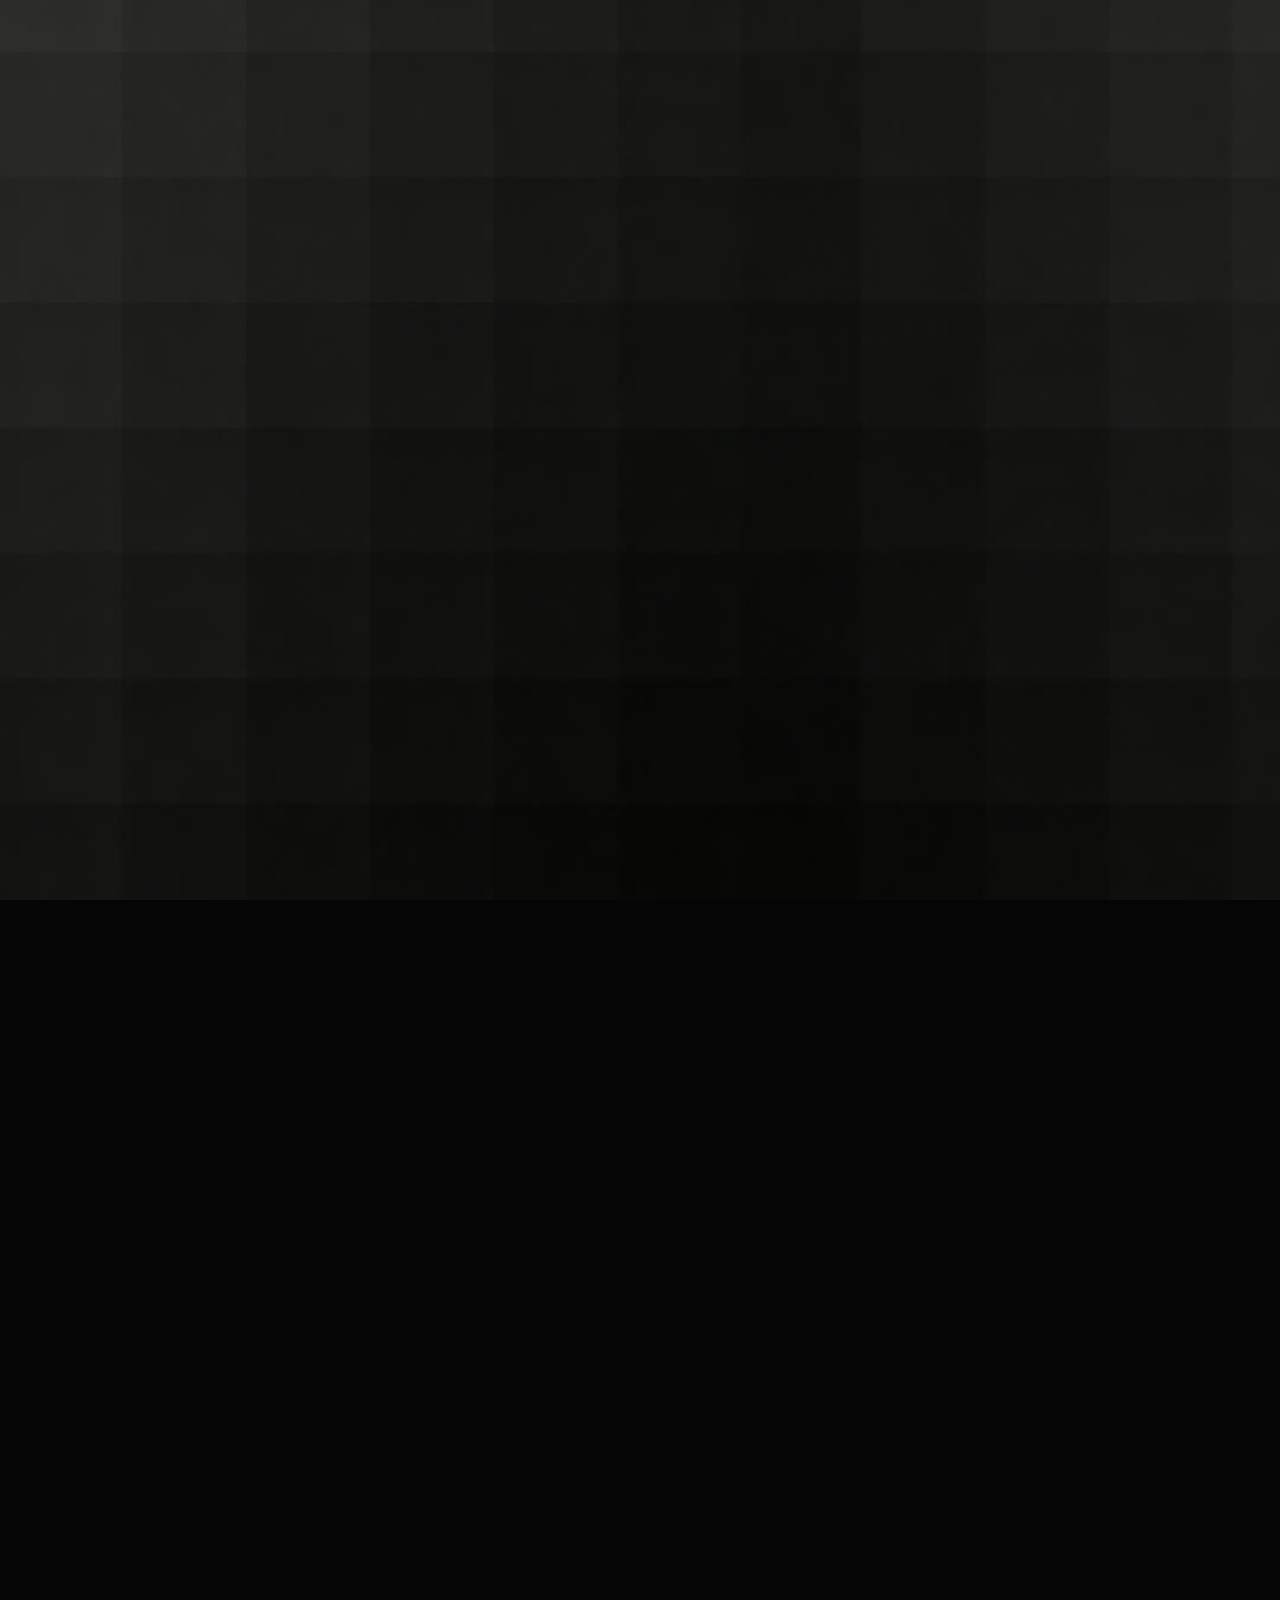
<file: components/browser-frame/index.html>
<!DOCTYPE html>
<html lang="sv" data-resolution="portrait">
  <head>
    <meta charset="UTF-8" />
    <meta name="viewport" content="width=1080, height=1920" />
    <title>Browser frame</title>
    <link
      rel="stylesheet"
      href="https://fonts.googleapis.com/css2?family=Inter:wght@400;500;700;800&family=Instrument+Serif:ital@1&display=swap"
    />
    <script src="https://cdn.jsdelivr.net/npm/gsap@3.14.2/dist/gsap.min.js"></script>
    <link rel="stylesheet" href="style.css" />
  </head>
  <body>
    <!-- ── PROPS — the skill edits this block per video (re-skin colours via frame.md) ── -->
    <script>
      window.BROWSER_FRAME_PROPS = {
        mode: "dark", // "dark" | "light"
        ground: "dark", // scene background behind the window: "dark" | "cream" | "coral" | "none" (flat). Defaults to dark/cream by mode.
        url: "linkedin.com/campaign-manager", // address-bar text (muted)
        favicon: "linkedin", // optional address-bar favicon: a tool id from logos.manifest (brand-coloured SVG), or "" for none
        title: "", // optional window title beside the traffic lights
        imageSrc: "", // screenshot / UI capture; empty → neutral placeholder
        accentColor: "#ff5b49", // overrides --coral; the single secure-dot accent
      };
    </script>

    <div
      id="root"
      data-composition-id="browser-frame"
      data-start="0"
      data-duration="3.5"
      data-width="1080"
      data-height="1920"
    >
      <div class="backdrop"></div>
      <div class="bf-window clip" data-start="0" data-duration="3.5" data-track-index="3">
        <div class="bf-chrome">
          <div class="bf-lights">
            <span class="bf-dot"></span>
            <span class="bf-dot"></span>
            <span class="bf-dot"></span>
          </div>
          <div class="bf-address">
            <span class="bf-secure"></span>
            <span class="bf-url" id="bf-url"></span>
          </div>
          <div class="bf-title" id="bf-title"></div>
        </div>
        <div class="bf-content" id="bf-content">
          <img class="bf-image" id="bf-image" alt="" />
          <div class="bf-placeholder" id="bf-placeholder">
            <div class="bf-placeholder-label">screenshot · UI</div>
          </div>
        </div>
      </div>
    </div>

    <script src="animation.js"></script>
  </body>
</html>
</file>
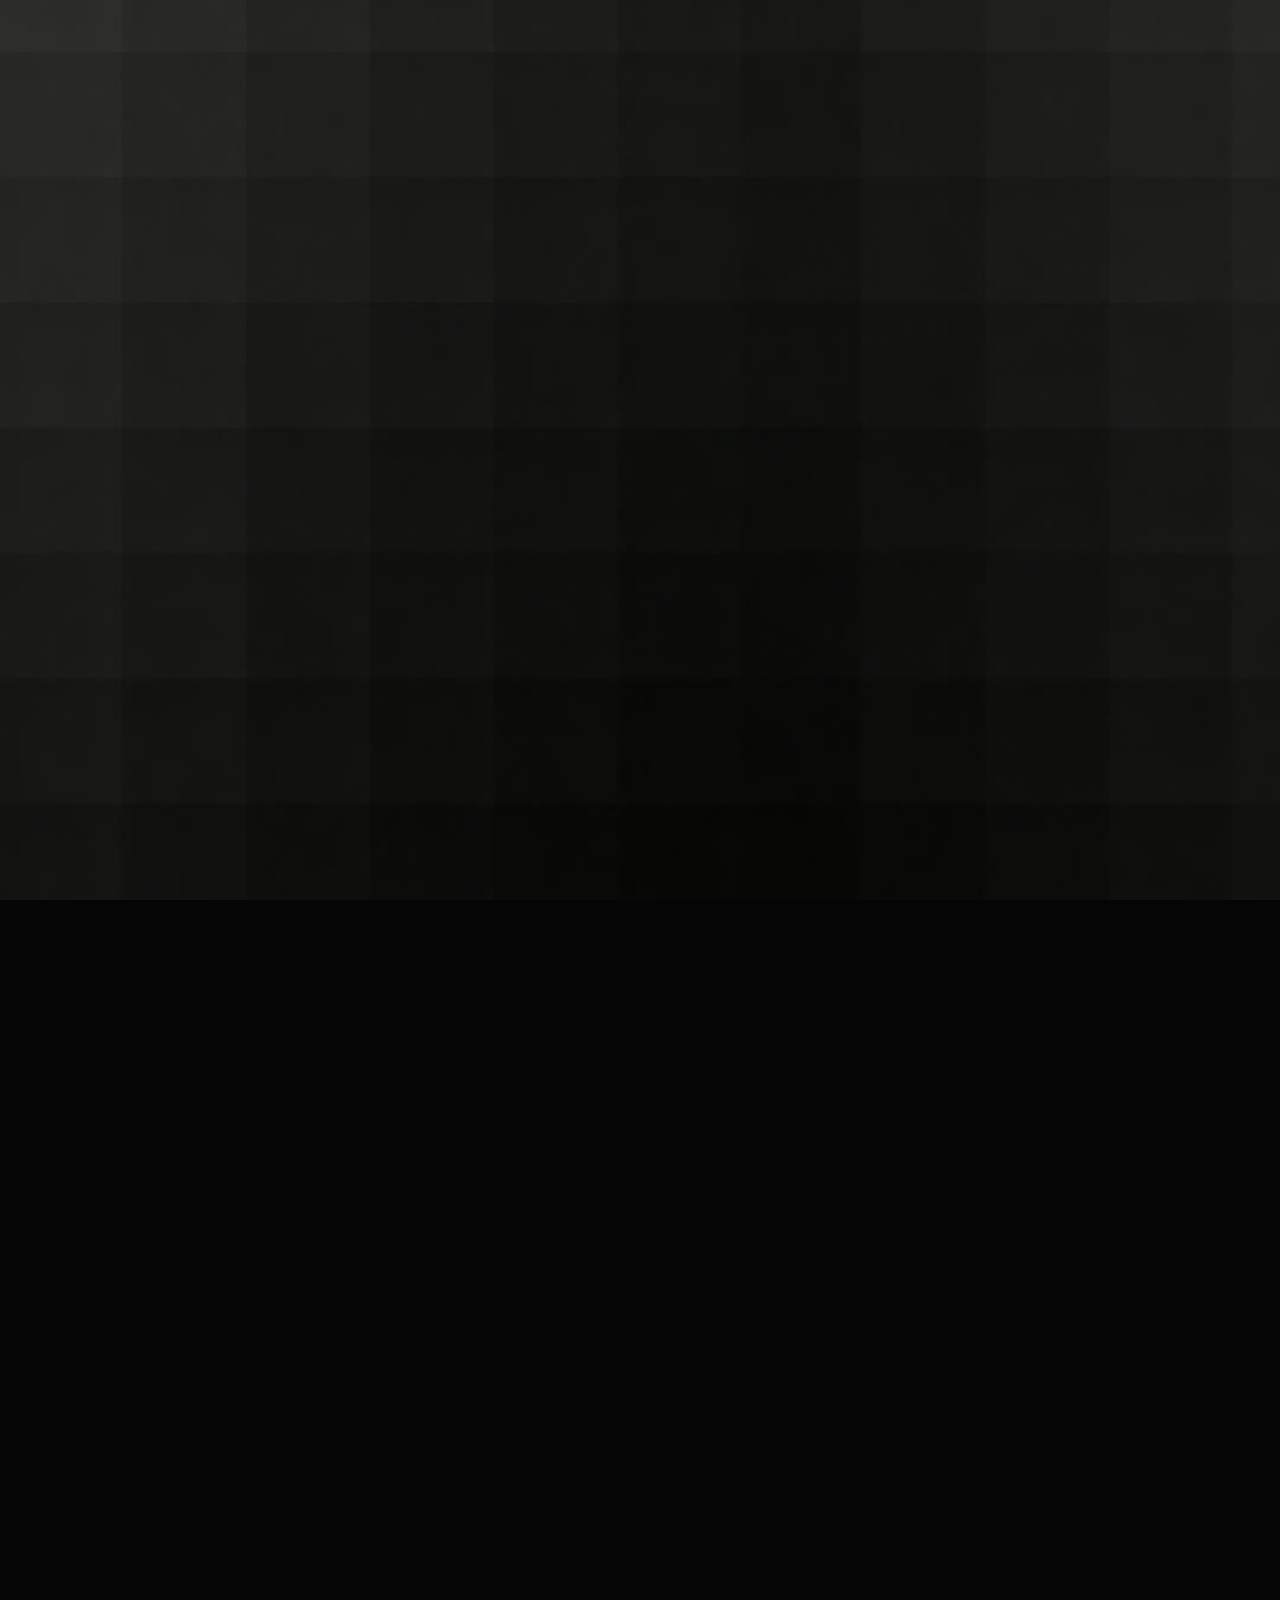
<file: components/claude-prompt-box/index.html>
<!DOCTYPE html>
<html lang="sv" data-resolution="portrait">
  <head>
    <meta charset="UTF-8" />
    <meta name="viewport" content="width=1080, height=1920" />
    <title>Claude Code prompt box</title>
    <link
      rel="stylesheet"
      href="https://fonts.googleapis.com/css2?family=Inter:wght@400;500;700;800&family=Instrument+Serif:ital@1&display=swap"
    />
    <script src="https://cdn.jsdelivr.net/npm/gsap@3.14.2/dist/gsap.min.js"></script>
    <link rel="stylesheet" href="style.css" />
  </head>
  <body>
    <!-- ── PROPS — the skill edits this per video ── -->
    <script>
      window.PROMPT_BOX_PROPS = {
        mode: "dark", // "dark" | "light"
        ground: "dark", // scene background: "dark" | "cream" | "coral" | "none" (flat). Defaults to dark/cream by mode.
        accentColor: "#ff5b49", // overrides --coral
        appLogo: "claude", // tool id from logos.manifest (e.g. "claude"), or "" for none
        appName: "claude", // label in the header
        promptText: "Bygg ett personaliserat outbound-system i skala", // types out
        cwd: "~/growthstackr", // small path hint in the header
      };
    </script>

    <div
      id="root"
      data-composition-id="claude-prompt-box"
      data-start="0"
      data-duration="3.6"
      data-width="1080"
      data-height="1920"
    >
      <div class="backdrop"></div>

      <div class="pb-wrap clip" data-start="0" data-duration="3.6" data-track-index="3">
        <div class="pb-box">
          <div class="pb-header">
            <span class="pb-dot"></span>
            <span class="pb-app" id="pb-app"></span>
            <span class="pb-cwd" id="pb-cwd"></span>
          </div>
          <div class="pb-body">
            <span class="pb-caret-symbol">&gt;</span>
            <span class="pb-text" id="pb-text"></span><span class="pb-cursor" id="pb-cursor"></span>
          </div>
          <div class="pb-footer">
            <span class="pb-hint">esc to interrupt</span>
            <span class="pb-send" id="pb-send">↵ send</span>
          </div>
        </div>
      </div>
    </div>

    <script src="animation.js"></script>
  </body>
</html>
</file>
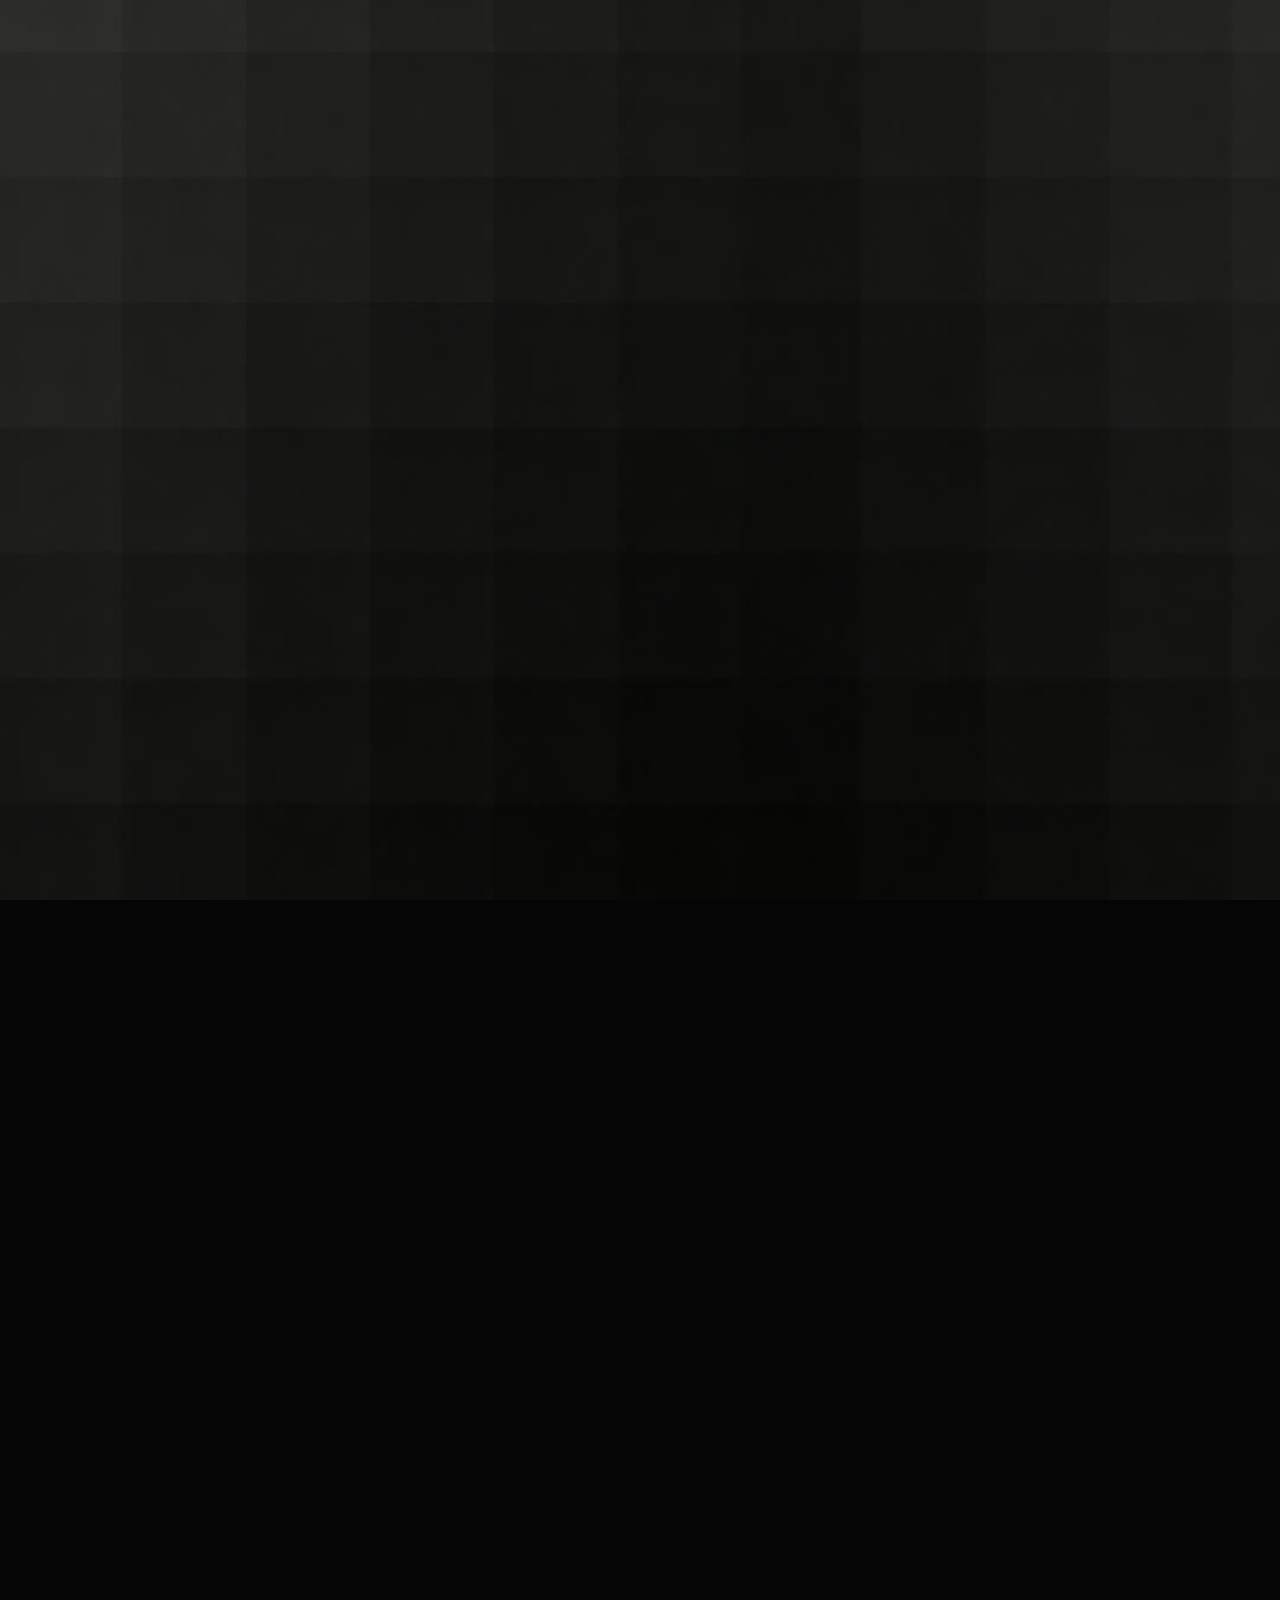
<file: components/cta-scene/index.html>
<!DOCTYPE html>
<html lang="sv" data-resolution="portrait">
  <head>
    <meta charset="UTF-8" />
    <meta name="viewport" content="width=1080, height=1920" />
    <title>CTA scene</title>
    <link
      rel="stylesheet"
      href="https://fonts.googleapis.com/css2?family=Inter:wght@400;500;700;800&family=Instrument+Serif:ital@1&display=swap"
    />
    <script src="https://cdn.jsdelivr.net/npm/gsap@3.14.2/dist/gsap.min.js"></script>
    <link rel="stylesheet" href="style.css" />
  </head>
  <body>
    <!-- ── PROPS — the skill edits this block per video (re-skin colours via frame.md) ── -->
    <script>
      window.CTA_SCENE_PROPS = {
        mode: "dark", // "dark" | "light"
        ground: "dark", // scene background: "dark" | "cream" | "coral" | "none" (flat). Defaults to dark/cream by mode.
        accentColor: "#ff5b49", // overrides --coral; the CTA pill colour (the single coral instance)
        kicker: "", // optional small uppercase muted kicker at the top; "" hides it
        closerLine: "Redo att börja?", // ≤ 5 words
        closerAccentWord: "börja", // if it occurs in closerLine, that word renders in Instrument Serif italic WHITE (not coral)
        ctaLabel: 'Kommentera "LEADS"', // the giant coral pill label
      };
    </script>

    <div
      id="root"
      data-composition-id="cta-scene"
      data-start="0"
      data-duration="3.2"
      data-width="1080"
      data-height="1920"
    >
      <div class="backdrop"></div>
      <div class="cta-wrap clip" data-start="0" data-duration="3.2" data-track-index="3">
        <div class="cta-kicker" id="cta-kicker"></div>
        <h1 class="cta-closer" id="cta-closer"></h1>
        <button class="cta-pill" id="cta-pill"></button>
        <div class="cta-hairline" id="cta-hairline"></div>
      </div>
    </div>

    <script src="animation.js"></script>
  </body>
</html>
</file>
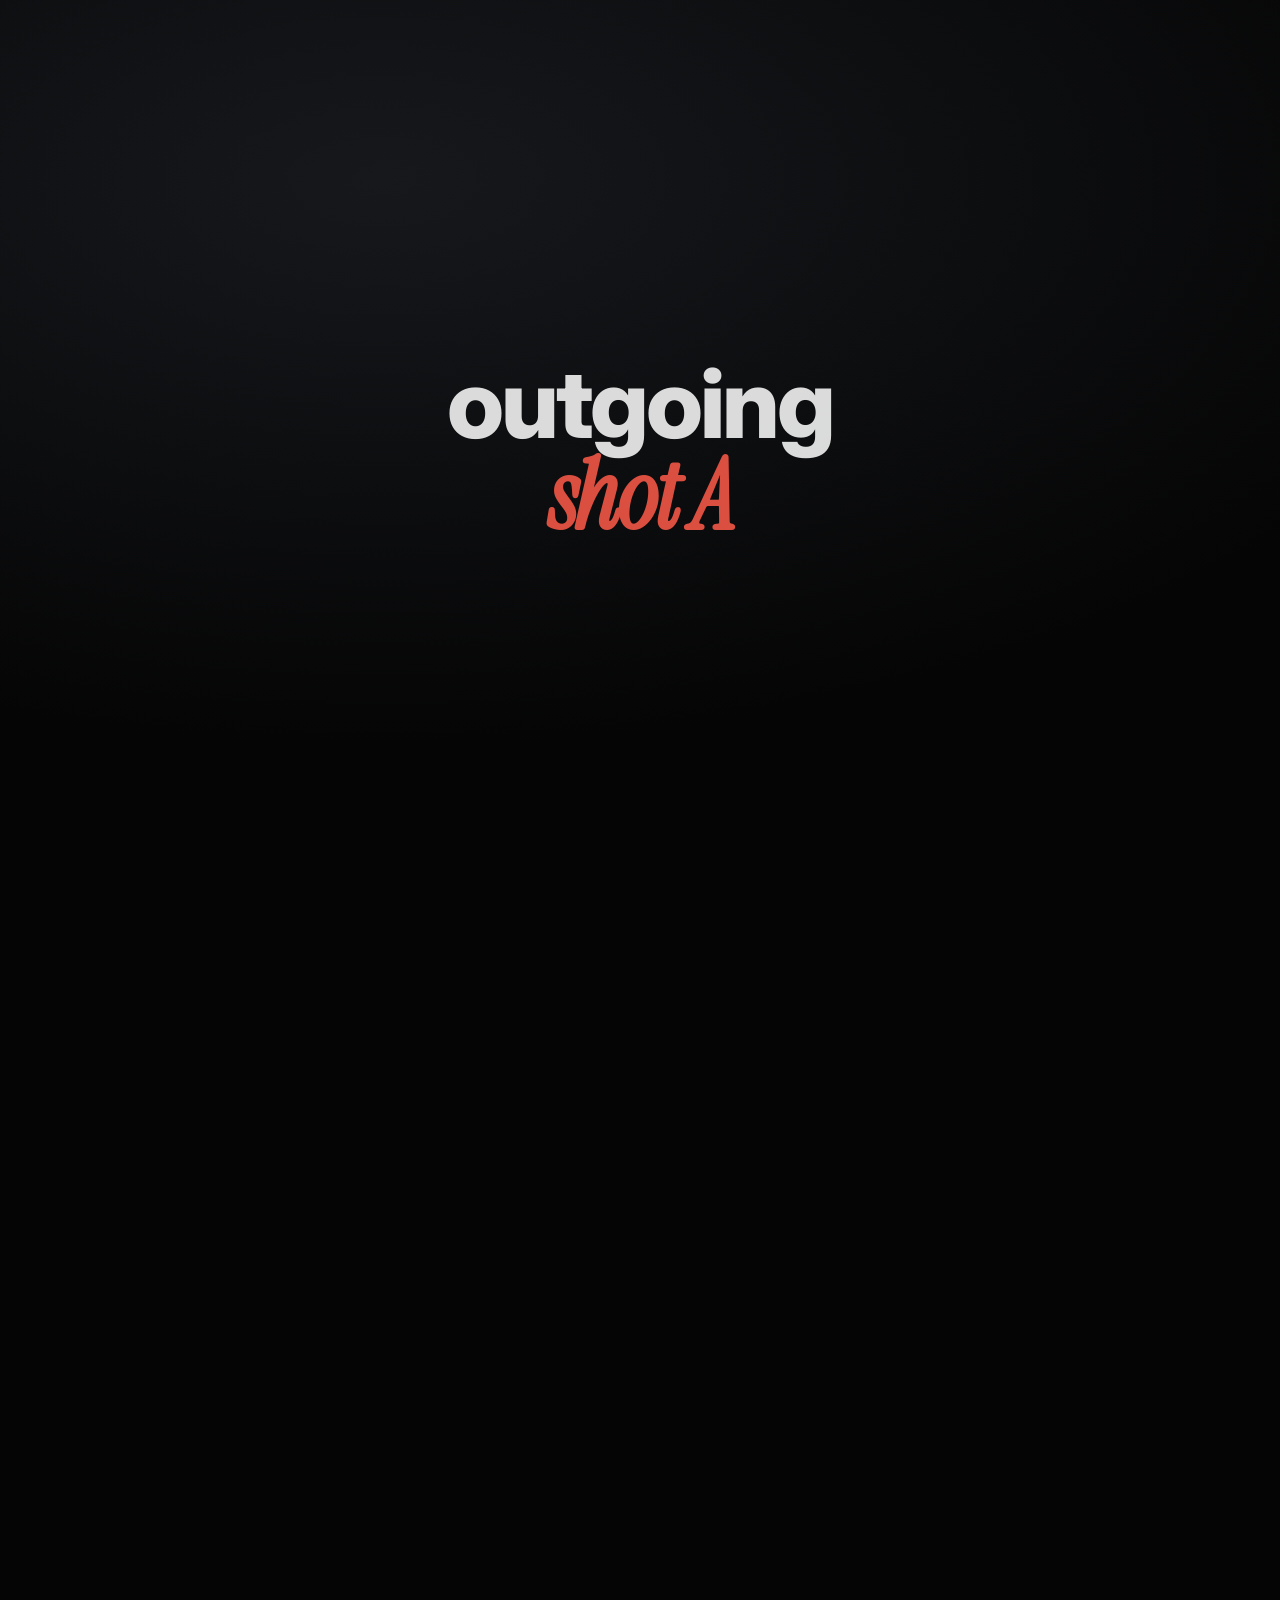
<file: components/light-flare-transition/index.html>
<!DOCTYPE html>
<html lang="sv" data-resolution="portrait">
  <head>
    <meta charset="UTF-8" />
    <meta name="viewport" content="width=1080, height=1920" />
    <title>Light-flare transition</title>
    <link
      rel="stylesheet"
      href="https://fonts.googleapis.com/css2?family=Inter:wght@400;500;700;800&family=Instrument+Serif:ital@1&display=swap"
    />
    <script src="https://cdn.jsdelivr.net/npm/gsap@3.14.2/dist/gsap.min.js"></script>
    <link rel="stylesheet" href="style.css" />
  </head>
  <body>
    <!-- ── PROPS — the skill edits this per use ── -->
    <script>
      window.FLARE_PROPS = {
        direction: "lr", // "lr" | "rl" | "center"
        duration: 0.5, // seconds for the whole sweep
        intensity: 1.0, // 0.5 = subtle, 1 = default, 1.6 = strong bloom
      };
    </script>

    <!-- duration is overwritten by PROPS.duration at runtime -->
    <div
      id="root"
      data-composition-id="light-flare-transition"
      data-start="0"
      data-duration="0.5"
      data-width="1080"
      data-height="1920"
    >
      <!-- Shot B (revealed underneath) — replace with the incoming scene -->
      <div class="shot shot-b clip" data-start="0" data-duration="0.5" data-track-index="1">
        <span class="shot-label">incoming<br /><span class="serif">shot B</span></span>
      </div>
      <!-- Shot A (on top, wiped away) — replace with the outgoing scene -->
      <div class="shot shot-a clip" id="shot-a" data-start="0" data-duration="0.5" data-track-index="2">
        <span class="shot-label">outgoing<br /><span class="serif">shot A</span></span>
      </div>
      <!-- The flare overlay -->
      <div class="flare clip" id="flare" data-start="0" data-duration="0.5" data-track-index="9"></div>
    </div>

    <script src="animation.js"></script>
  </body>
</html>
</file>
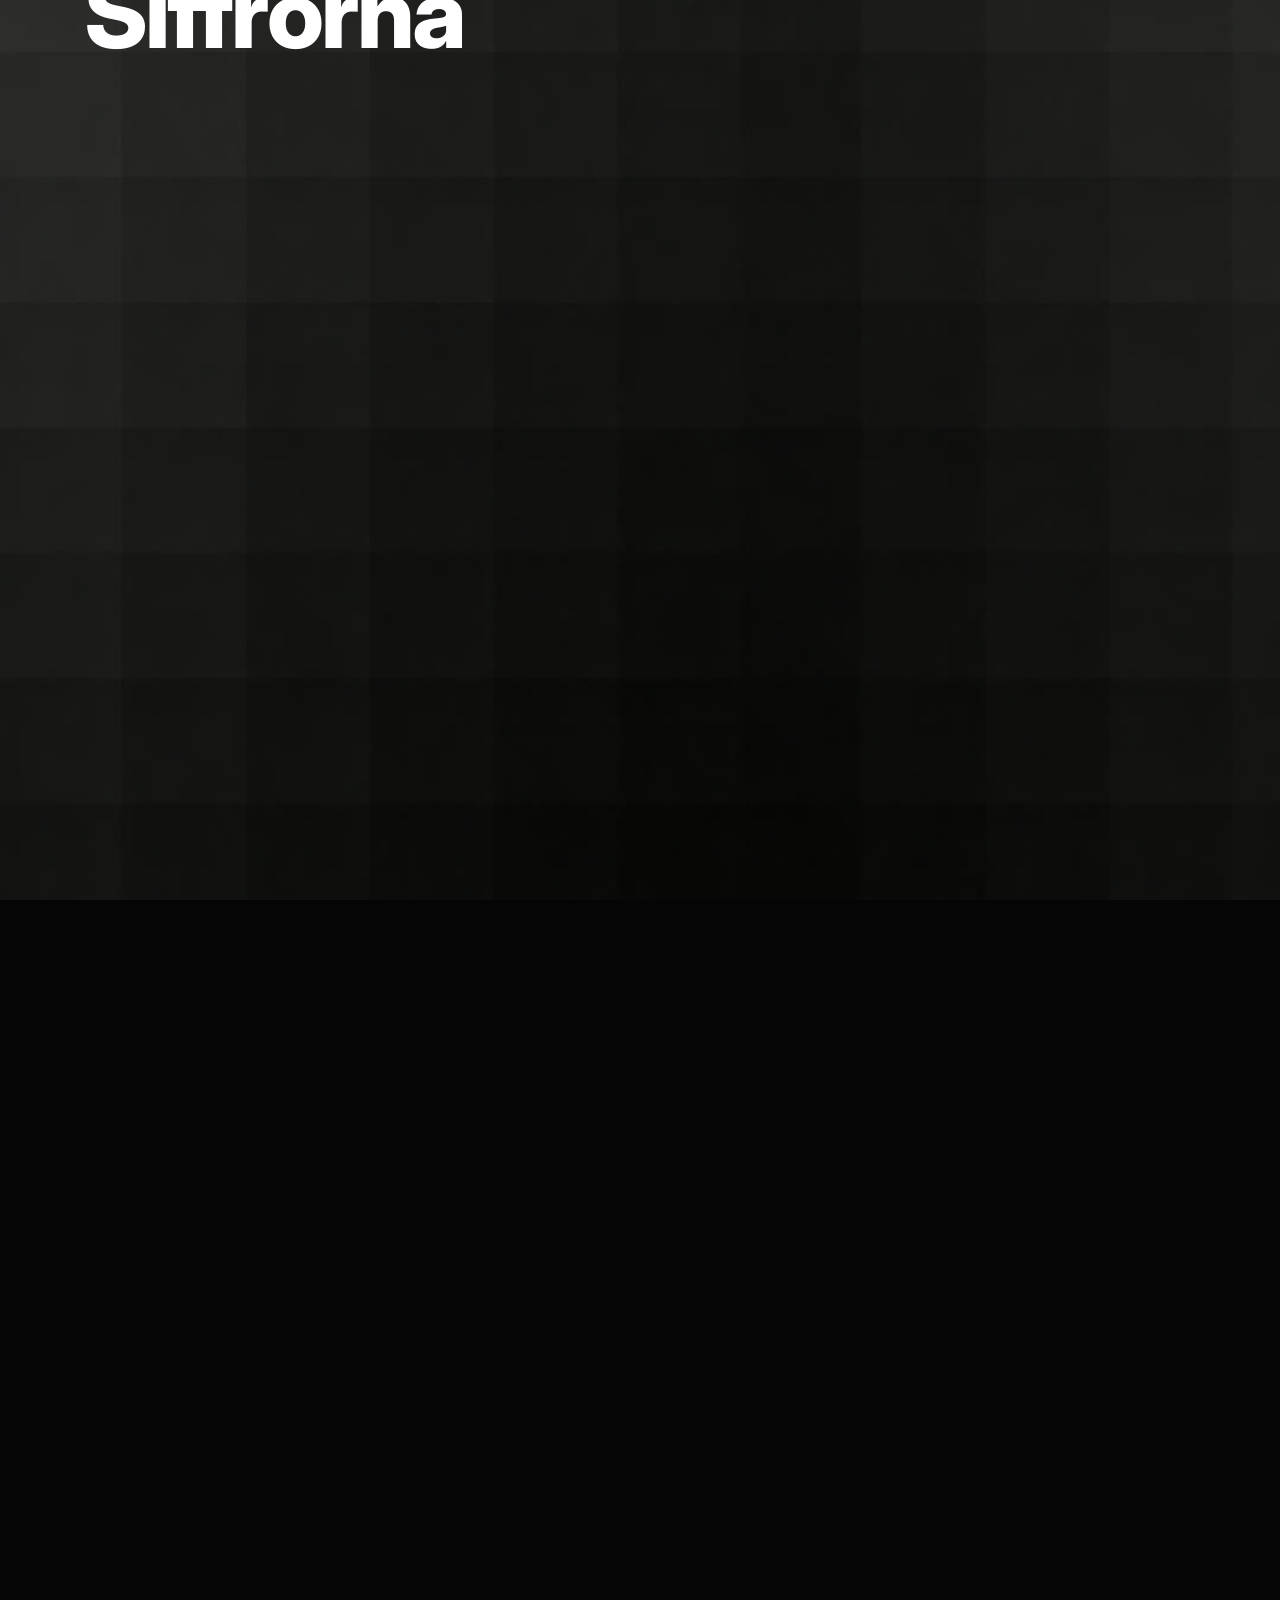
<file: components/metric-card/index.html>
<!DOCTYPE html>
<html lang="sv" data-resolution="portrait">
  <head>
    <meta charset="UTF-8" />
    <meta name="viewport" content="width=1080, height=1920" />
    <title>Metric card</title>
    <link
      rel="stylesheet"
      href="https://fonts.googleapis.com/css2?family=Inter:wght@400;500;700;800&family=Instrument+Serif:ital@1&display=swap"
    />
    <script src="https://cdn.jsdelivr.net/npm/gsap@3.14.2/dist/gsap.min.js"></script>
    <link rel="stylesheet" href="style.css" />
  </head>
  <body>
    <!-- ── PROPS — the skill edits this block per video (re-skin colours via frame.md) ── -->
    <script>
      window.METRIC_CARD_PROPS = {
        mode: "dark", // "dark" | "light"
        ground: "dark", // scene background: "dark" | "cream" | "coral" | "none" (flat). Defaults to dark/cream by mode.
        accentColor: "#ff5b49", // overrides --coral; the hero number colour
        heroIndex: 0, // which cell gets the coral accent (0-based)
        eyebrow: "RESULTAT",
        title: "Siffrorna",
        // values + labels are positional. Use a placeholder for any number you don't have.
        values: ["[din siffra]", "[din siffra]", "[din siffra]", "[din siffra]"],
        labels: ["svarsfrekvens", "per sökning", "timmar sparade", "snabbare"],
      };
    </script>

    <div
      id="root"
      data-composition-id="metric-card"
      data-start="0"
      data-duration="3.2"
      data-width="1080"
      data-height="1920"
    >
      <div class="backdrop"></div>
      <div class="mc-wrap clip" data-start="0" data-duration="3.2" data-track-index="3">
        <div class="mc-head">
          <div class="mc-eyebrow" id="mc-eyebrow"></div>
          <h1 class="mc-title" id="mc-title"></h1>
        </div>
        <div class="mc-grid" id="mc-grid"></div>
      </div>
    </div>

    <script src="animation.js"></script>
  </body>
</html>
</file>
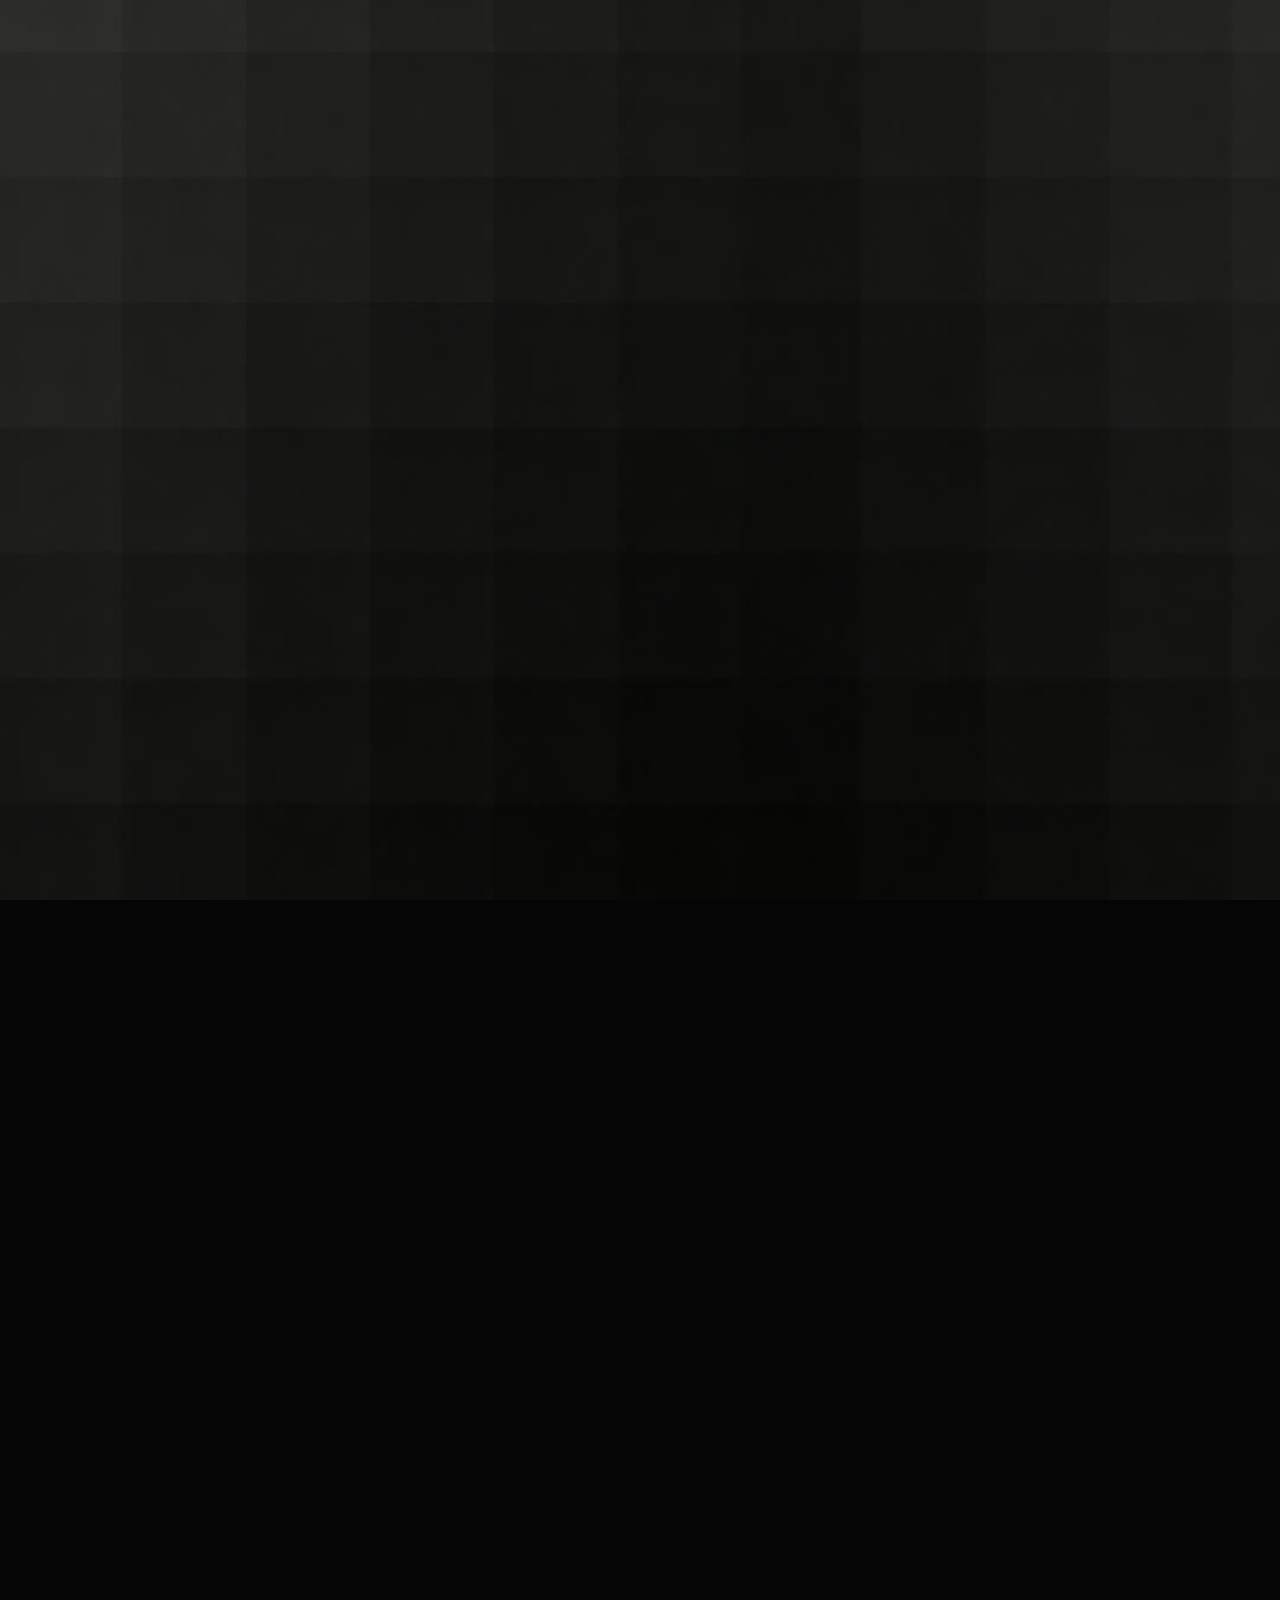
<file: components/platform-logo-card/index.html>
<!DOCTYPE html>
<html lang="sv" data-resolution="portrait">
  <head>
    <meta charset="UTF-8" />
    <meta name="viewport" content="width=1080, height=1920" />
    <title>Platform logo card</title>
    <link
      rel="stylesheet"
      href="https://fonts.googleapis.com/css2?family=Inter:wght@400;500;700;800&family=Instrument+Serif:ital@1&display=swap"
    />
    <script src="https://cdn.jsdelivr.net/npm/gsap@3.14.2/dist/gsap.min.js"></script>
    <link rel="stylesheet" href="style.css" />
  </head>
  <body>
    <!-- ── PROPS — the skill edits this block per video (re-skin colours via frame.md) ── -->
    <script>
      window.PLATFORM_LOGO_CARD_PROPS = {
        mode: "dark", // "dark" | "light"
        ground: "dark", // scene background: "dark" | "cream" | "coral" | "none" (flat). Defaults to dark/cream by mode.
        logo: "claude", // tool id → renders logos/<logo>.svg (see logos/logos.manifest ids)
        label: "Claude Code", // optional tool name under the logo, in Inter (white). "" hides it
        accentColor: "#ff5b49", // overrides --coral; the single coral accent (pin-dot + underline)
      };
    </script>

    <div
      id="root"
      data-composition-id="platform-logo-card"
      data-start="0"
      data-duration="2.6"
      data-width="1080"
      data-height="1920"
    >
      <div class="backdrop"></div>
      <div class="plc-wrap clip" data-start="0" data-duration="2.6" data-track-index="3">
        <img class="plc-logo" id="plc-logo" alt="" />
        <div class="plc-label" id="plc-label"></div>
        <div class="plc-underline" id="plc-underline"></div>
      </div>
    </div>

    <script src="animation.js"></script>
  </body>
</html>
</file>
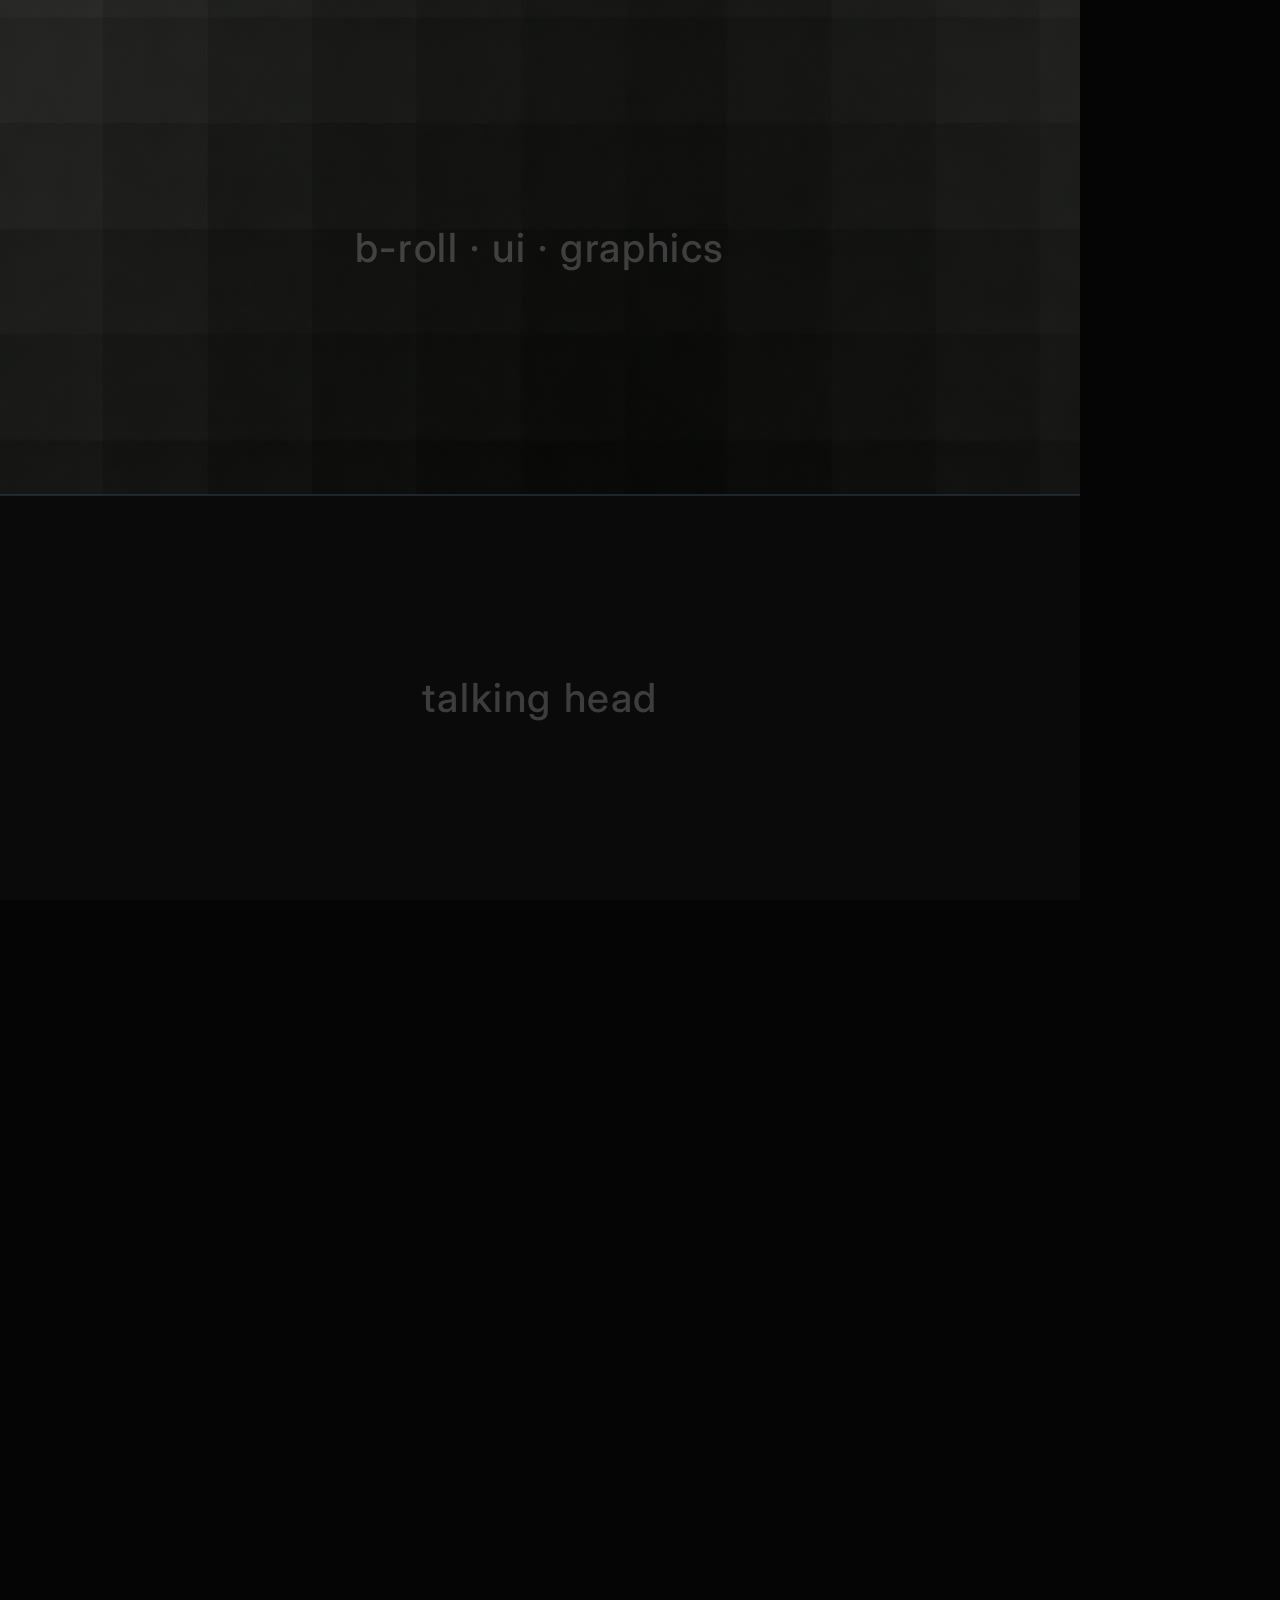
<file: components/split-50-50/index.html>
<!DOCTYPE html>
<html lang="sv" data-resolution="portrait">
  <head>
    <meta charset="UTF-8" />
    <meta name="viewport" content="width=1080, height=1920" />
    <title>Split 50/50</title>
    <link
      rel="stylesheet"
      href="https://fonts.googleapis.com/css2?family=Inter:wght@400;500;700;800&family=Instrument+Serif:ital@1&display=swap"
    />
    <script src="https://cdn.jsdelivr.net/npm/gsap@3.14.2/dist/gsap.min.js"></script>
    <link rel="stylesheet" href="style.css" />
  </head>
  <body>
    <!-- ── PROPS — the skill edits this block per video (re-skin colours via frame.md) ── -->
    <script>
      window.SPLIT_50_50_PROPS = {
        mode: "dark", // "dark" | "light"
        ground: "dark", // scene background behind the TOP (B-roll) slot: "dark" | "cream" | "coral" | "none" (flat). Defaults to dark/cream by mode.
        topRatio: 0.55, // split point — top slot height as a fraction of the frame
        topLabel: "B-roll · UI · graphics", // faint placeholder inside the top slot
        headLabel: "talking head", // faint placeholder inside the head slot
        showSeamHairline: true, // 1px hairline at the seam
      };
    </script>

    <div
      id="root"
      data-composition-id="split-50-50"
      data-start="0"
      data-duration="3.2"
      data-width="1080"
      data-height="1920"
    >
      <!-- head (home base) — the talking-head slot, filled at build time -->
      <div id="headSlot" class="slot head clip" data-start="0" data-duration="3.2" data-track-index="0">
        <div class="slot-inner">
          <span class="placeholder" id="head-label"></span>
        </div>
      </div>

      <!-- top panel — B-roll / graphics slot; slides down to form the split -->
      <div id="topSlot" class="slot top clip" data-start="0" data-duration="3.2" data-track-index="1">
        <div class="slot-inner">
          <span class="placeholder" id="top-label"></span>
        </div>
      </div>

      <!-- seam hairline -->
      <div id="seam" class="seam clip" data-start="0" data-duration="3.2" data-track-index="2"></div>
    </div>

    <script src="animation.js"></script>
  </body>
</html>
</file>
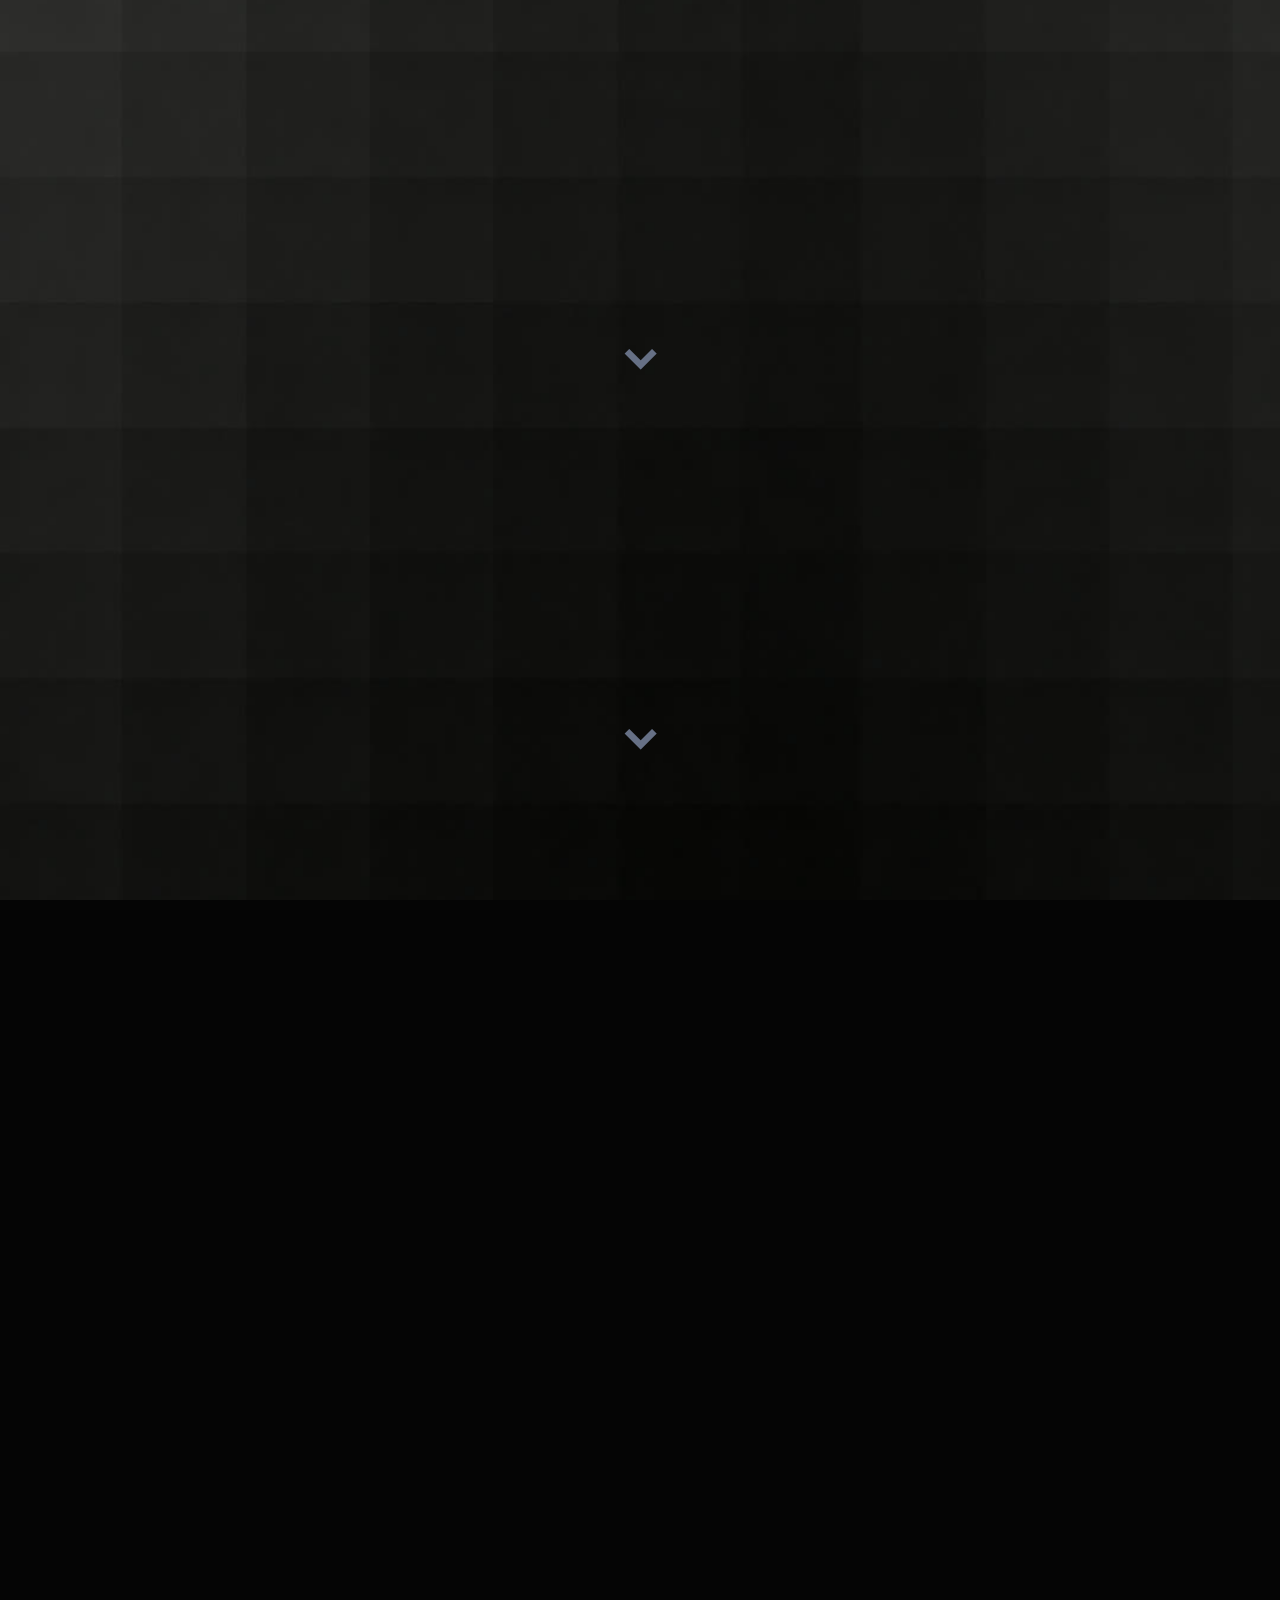
<file: components/workflow-diagram/index.html>
<!DOCTYPE html>
<html lang="sv" data-resolution="portrait">
  <head>
    <meta charset="UTF-8">
    <meta name="viewport" content="width=1080, height=1920">
    <title>Workflow diagram</title>
    <link rel="stylesheet" href="https://fonts.googleapis.com/css2?family=Inter:wght@400;500;700;800&family=Instrument+Serif:ital@1&display=swap">
    <script src="https://cdn.jsdelivr.net/npm/gsap@3.14.2/dist/gsap.min.js"></script>
    <link rel="stylesheet" href="style.css">
  </head>
  <body>
    <!-- ── PROPS — the skill edits this block per video (re-skin colours via frame.md) ── -->
    <script>
      window.WORKFLOW_DIAGRAM_PROPS = {
        mode: "dark", // "dark" | "light"
        ground: "dark", // scene background: "dark" | "cream" | "coral" | "none" (flat). Defaults to dark/cream by mode.
        accentColor: "#ff5b49", // overrides --coral; the hero node colour
        heroIndex: 1, // which node is the tool/central node (0-based)
        orientation: "vertical", // "vertical" (default, stacked) | "horizontal" (row)
        // 2–4 nodes. Positional. sub is optional. Never fabricate labels.
        // icon is optional: a tool id from assets/logos/tools/logos.manifest.json (e.g. "linkedin").
        nodes: [
          { label: "LinkedIn", sub: "källa", icon: "linkedin" },
          { label: "Vayne", sub: "verktyget" },
          { label: "Spreadsheet", sub: "resultat" },
        ],
      };
    </script>

    <div data-hf-id="hf-0k4x" id="root" data-composition-id="workflow-diagram" data-start="0" data-duration="3.0" data-width="1080" data-height="1920">
      <div data-hf-id="hf-j1s6" class="backdrop"></div>
      <div data-hf-id="hf-slko" class="wf-wrap clip" data-start="0" data-duration="3.0" data-track-index="3">
        <div data-hf-id="hf-z8b2" class="wf-flow" id="wf-flow"></div>
      </div>
    </div>

    <script src="animation.js"></script>
  </body>
</html>
</file>
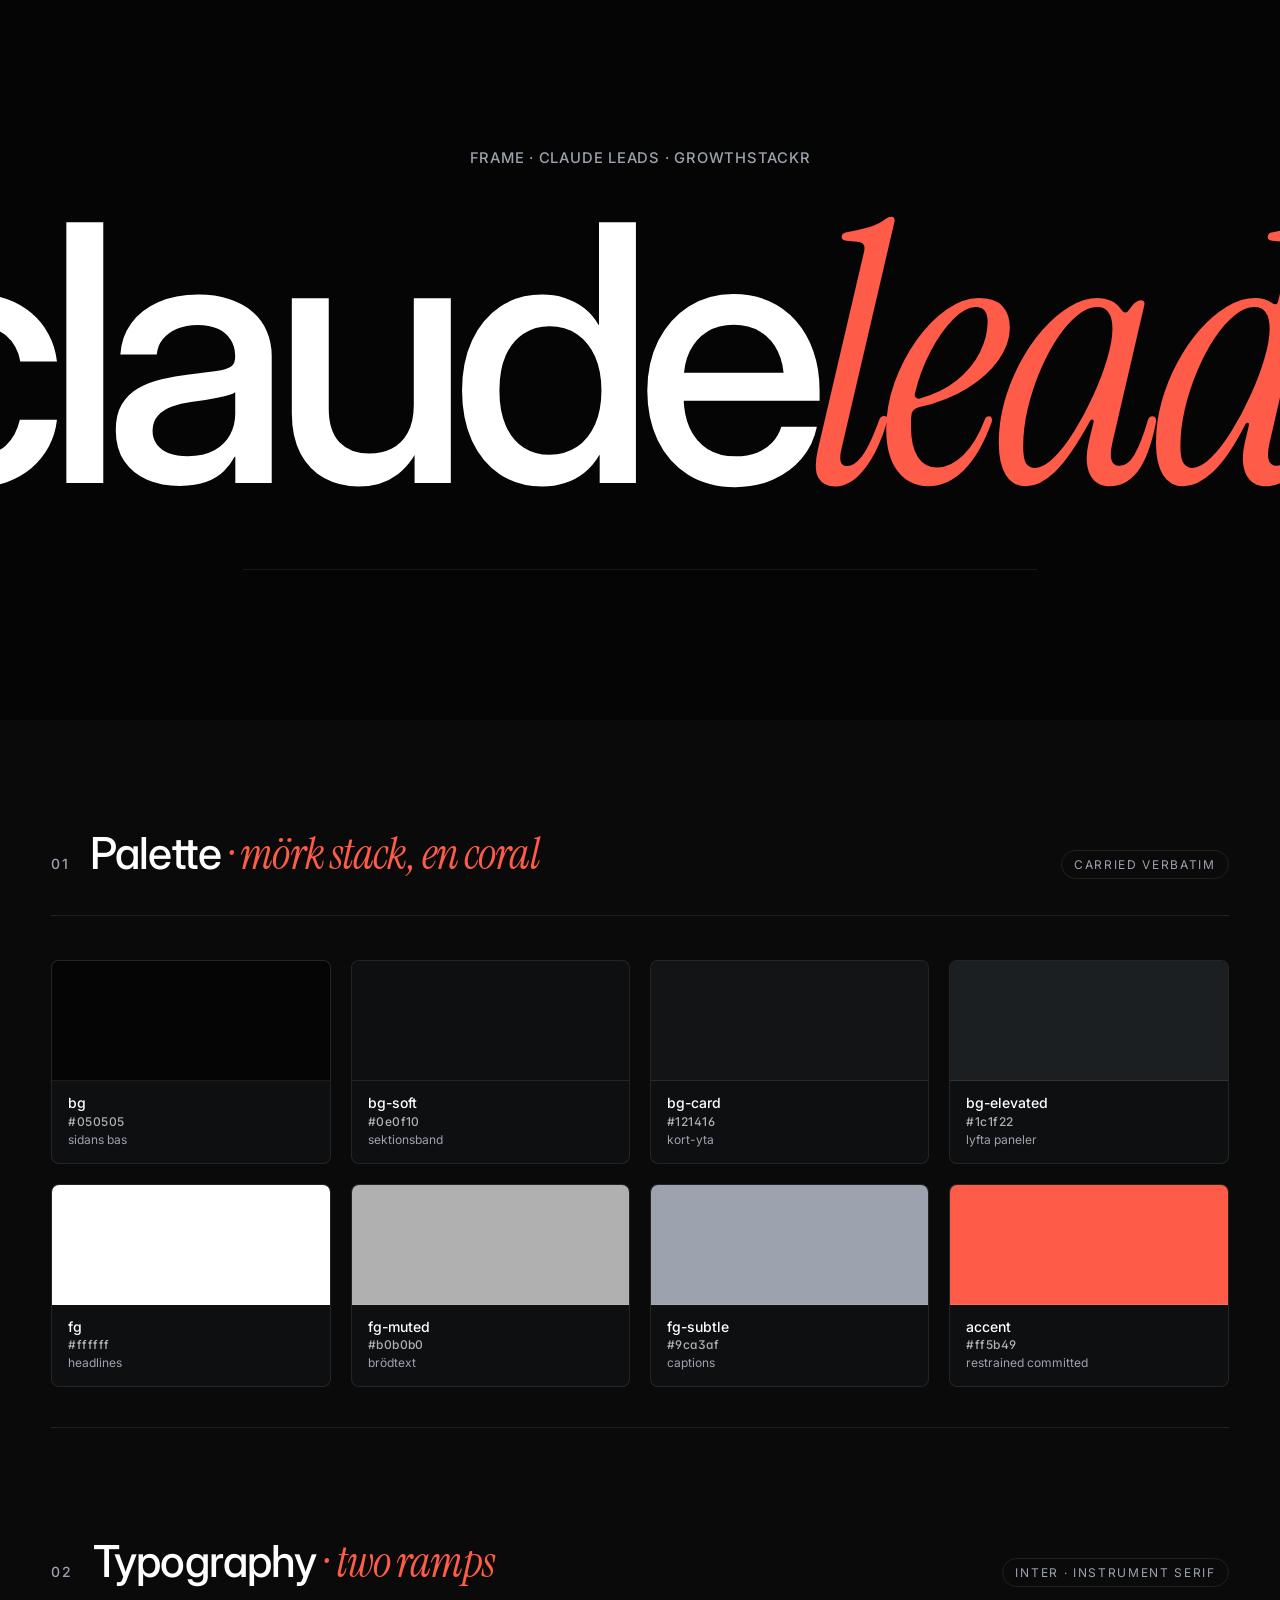
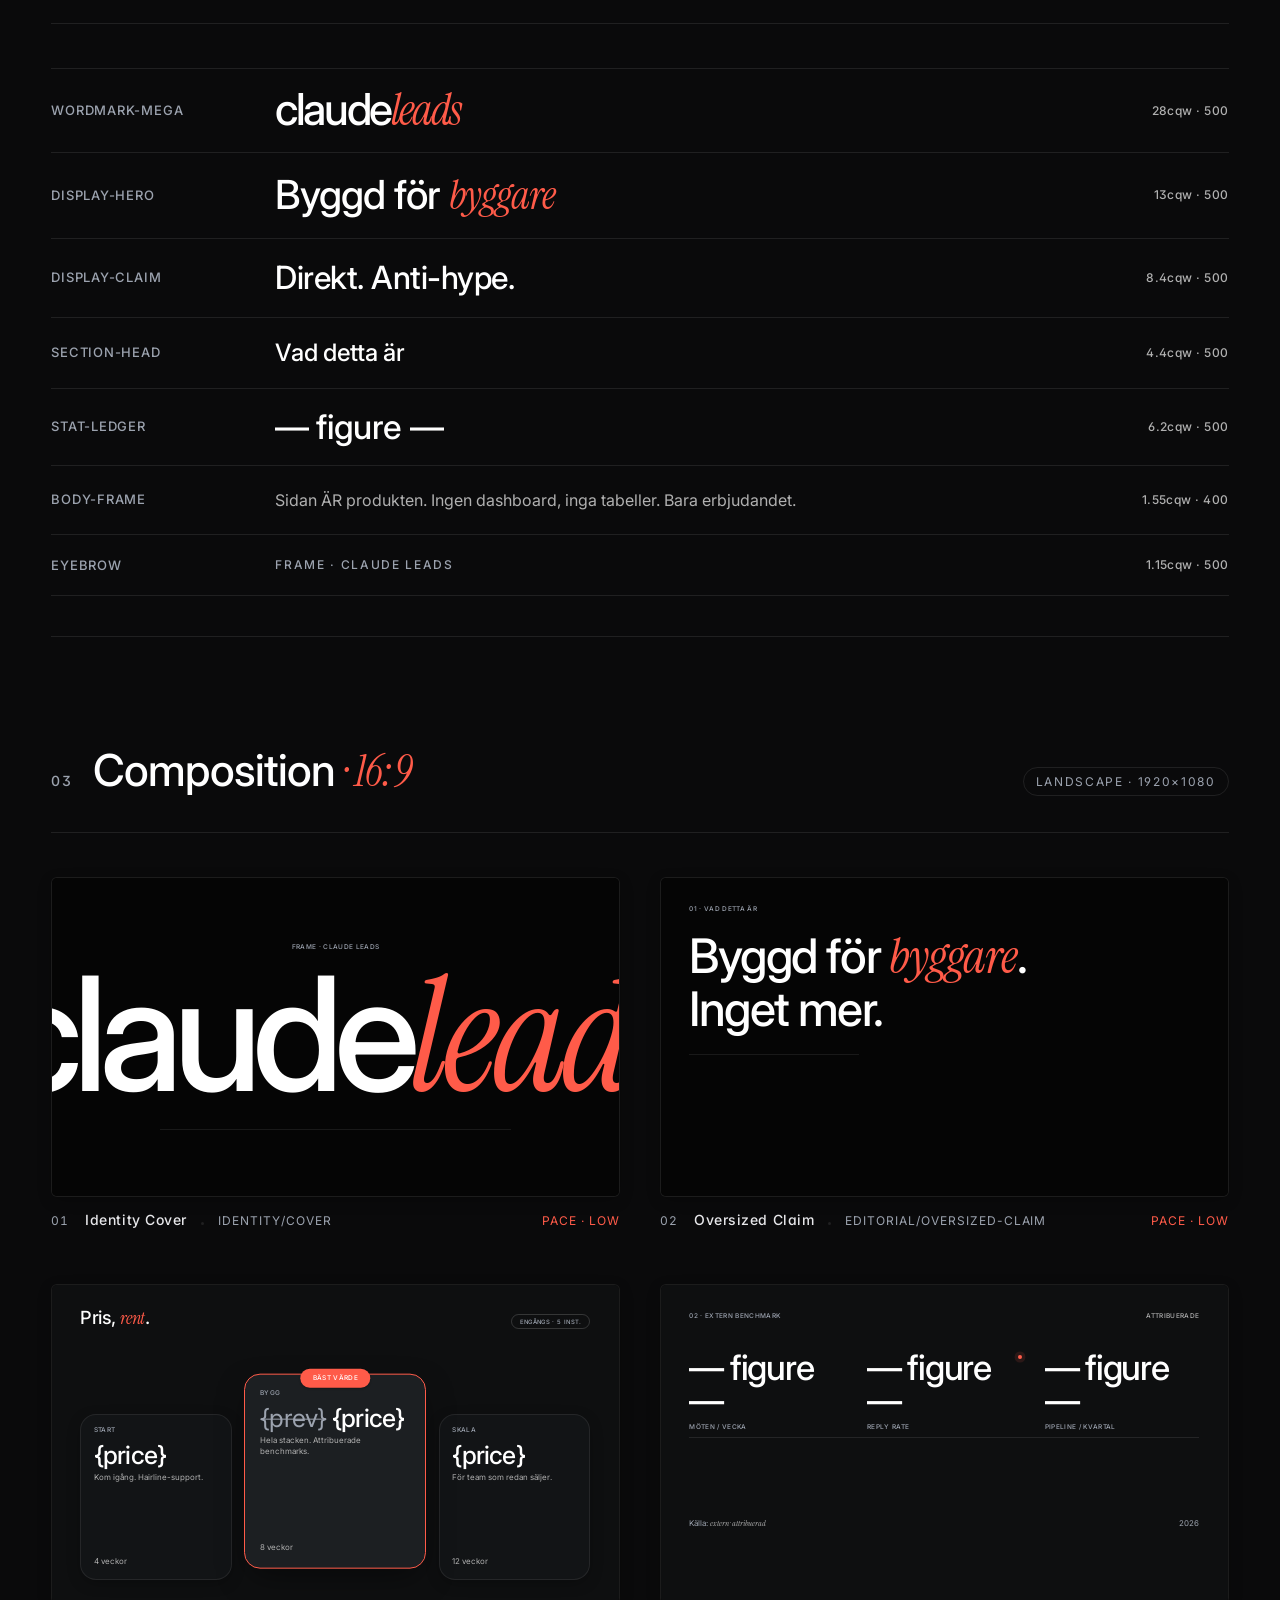
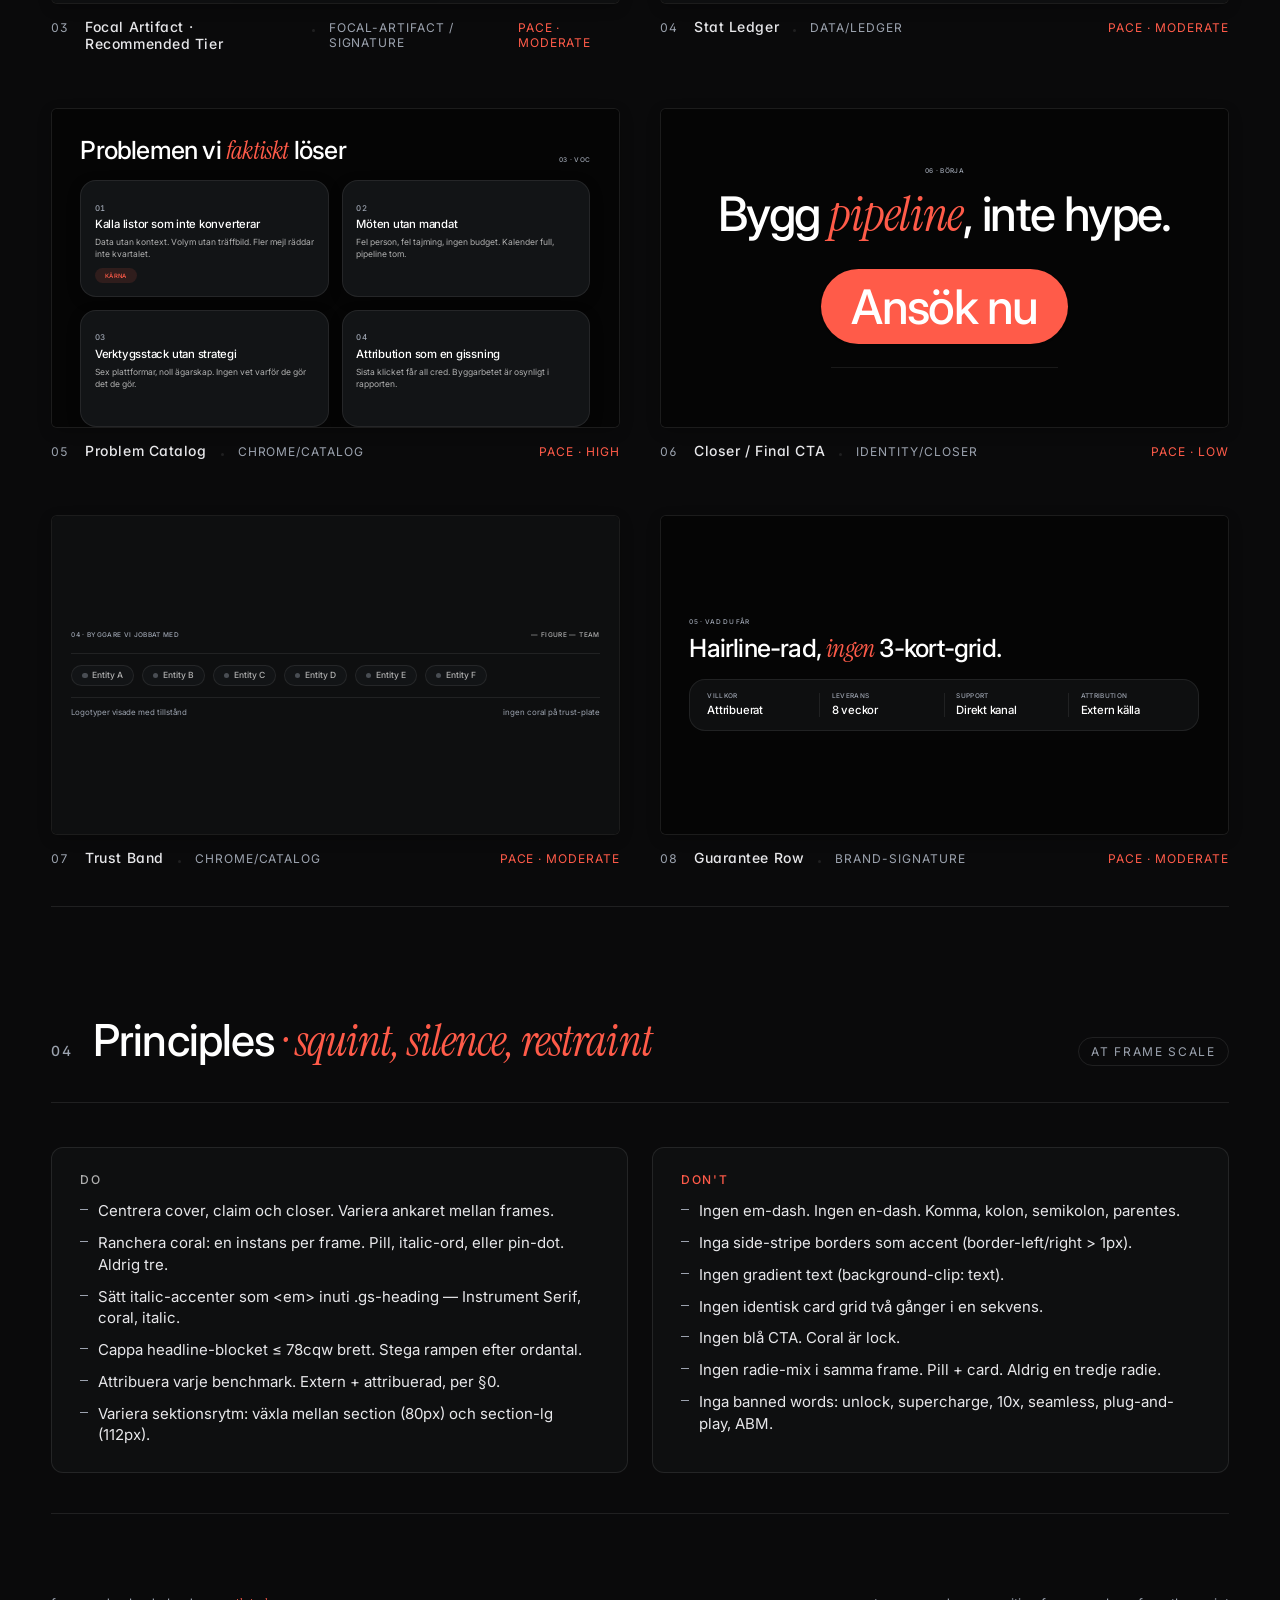
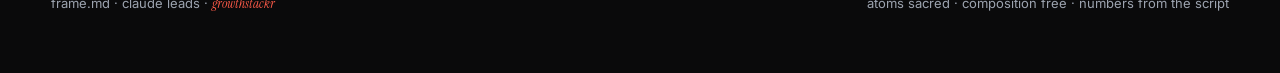
<file: frame-showcase.html>
<!doctype html>
<html lang="en">
<head>
<meta charset="utf-8" />
<meta name="viewport" content="width=device-width,initial-scale=1" />
<title>Claude Leads · frame-showcase</title>
<link rel="preconnect" href="https://fonts.googleapis.com">
<link rel="preconnect" href="https://fonts.gstatic.com" crossorigin>
<link href="https://fonts.googleapis.com/css2?family=Inter:wght@400;500;600&family=Instrument+Serif:ital@1&family=Caveat:wght@400;600&display=swap" rel="stylesheet">
<style>
  /* ── Tokens (mirror frame.md colors + reading atoms verbatim) ───────────── */
  :root{
    --bg:#050505;
    --bg-soft:#0e0f10;
    --bg-card:#121416;
    --bg-elevated:#1c1f22;
    --fg:#ffffff;
    --fg-muted:#b0b0b0;
    --fg-subtle:#9ca3af;
    --border:rgba(255,255,255,0.08);
    --border-strong:rgba(255,255,255,0.16);
    --accent:#ff5b49;
    --accent-hover:#ff7261;
    --accent-soft:rgba(255,91,73,0.12);
    --accent-glow:rgba(255,91,73,0.32);
    --secondary:#7f56d9;

    --radius-card:1rem;
    --radius-pill:9999px;

    --shadow-soft:0 1px 2px rgba(0,0,0,0.3);
    --shadow-card:0 4px 16px -4px rgba(0,0,0,0.4);
    --shadow-elevated:0 12px 32px -8px rgba(0,0,0,0.5);
    --shadow-overlay:0 24px 64px -16px rgba(0,0,0,0.6);

    --font-sans:"Inter", ui-sans-serif, system-ui, sans-serif;
    --font-display:"Instrument Serif", ui-serif, Georgia, serif;
    --font-hand:"Caveat", ui-serif, cursive;

    /* Gallery ground for the contact sheet — a soft neutral deeper than bg */
    --gallery:#0a0a0b;
    --gallery-ink:#e7e7ea;
    --gallery-rule:rgba(255,255,255,0.09);
  }

  *,*::before,*::after{box-sizing:border-box}
  html,body{margin:0;padding:0}
  html{background:var(--gallery)}
  body{
    background:var(--gallery);
    color:var(--gallery-ink);
    font-family:var(--font-sans);
    font-feature-settings:'ss01','cv11';
    -webkit-font-smoothing:antialiased;
    text-rendering:optimizeLegibility;
  }

  /* ── Cover: full-bleed 16:9, first element in <body> ────────────────────── */
  .cover{
    width:100vw;
    aspect-ratio:16/9;
    container-type:size;
    container-name:frame;
    background:var(--bg);
    position:relative;
    overflow:hidden;
  }

  /* ── Doc chrome (branded) ───────────────────────────────────────────────── */
  .doc{ max-width:1360px; margin:0 auto; padding:0 4vw }
  .section{ padding:110px 0 40px }
  .section + .section{ border-top:1px solid var(--gallery-rule) }
  .section-head{
    display:flex; align-items:baseline; gap:20px;
    padding-bottom:36px;
    border-bottom:1px solid var(--gallery-rule);
    margin-bottom:44px;
  }
  .section-index{
    font-family:var(--font-sans);
    font-weight:500;
    font-size:14px;
    letter-spacing:0.14em;
    color:var(--fg-subtle);
    text-transform:uppercase;
  }
  .section-title{
    font-family:var(--font-sans);
    font-weight:500;
    font-size:44px;
    letter-spacing:-0.02em;
    line-height:1.05;
    color:var(--fg);
    margin:0;
  }
  .section-title em{
    font-family:var(--font-display);
    font-style:italic;
    font-weight:400;
    color:var(--accent);
  }
  .section-tag{
    margin-left:auto;
    font-size:12px;
    letter-spacing:0.14em;
    text-transform:uppercase;
    color:var(--fg-subtle);
    border:1px solid var(--gallery-rule);
    border-radius:var(--radius-pill);
    padding:6px 12px;
  }

  /* ── Contact sheet grid ─────────────────────────────────────────────────── */
  .grid{
    display:grid;
    grid-template-columns:repeat(2, minmax(0, 1fr));
    gap:56px 40px;
  }
  @media (max-width:1080px){ .grid{ grid-template-columns:1fr } }

  .frame-cell{ display:flex; flex-direction:column; gap:14px }
  .frame{
    width:100%;
    aspect-ratio:16/9;
    container-type:size;
    container-name:frame;
    background:var(--bg);
    border:1px solid var(--gallery-rule);
    border-radius:6px;
    position:relative;
    overflow:hidden;
    box-shadow:var(--shadow-card);
  }
  .rail{
    display:flex; align-items:baseline; gap:14px;
    font-size:12px; letter-spacing:0.08em; text-transform:uppercase;
    color:var(--fg-subtle);
  }
  .rail .idx{
    font-variant-numeric:tabular-nums;
    color:var(--fg-subtle);
    min-width:20px;
  }
  .rail .name{ color:var(--gallery-ink); font-weight:500; letter-spacing:0.04em; text-transform:none; font-size:14px }
  .rail .dot{ width:3px; height:3px; background:var(--gallery-rule); border-radius:50%; display:inline-block }
  .rail .arch{ }
  .rail .pace{ margin-left:auto; color:var(--accent); }

  /* ── Component classes (mirrors frame.md `components:`) ─────────────────── */
  /* Chrome atoms */
  .c-hairline{ height:1px; background:var(--border); width:100%; display:block }
  .c-hairline-strong{ height:1px; background:var(--border-strong); width:100%; display:block }
  .c-eyebrow-label{
    font:500 1.15cqw/1.2 var(--font-sans);
    color:var(--fg-subtle);
    letter-spacing:0.06cqw;
    text-transform:uppercase;
    white-space:nowrap;
  }
  /* Buttons */
  .c-button-primary{
    background:var(--accent); color:var(--fg);
    border:0; border-radius:var(--radius-pill);
    padding:12px 22px; box-shadow:var(--shadow-soft);
    font:500 16px/1 var(--font-sans);
    white-space:nowrap;
  }
  .c-button-primary-giant{
    background:var(--accent); color:var(--fg);
    border:0; border-radius:var(--radius-pill);
    padding:2.2cqw 5.4cqw; box-shadow:var(--shadow-soft);
    font:500 8.4cqw/1.06 var(--font-sans);
    letter-spacing:-0.28cqw;
    white-space:nowrap;
  }
  .c-button-secondary{
    background:transparent; color:var(--fg);
    border:1px solid var(--border-strong); border-radius:var(--radius-pill);
    padding:12px 22px;
    font:500 16px/1 var(--font-sans);
    white-space:nowrap;
  }
  /* Pills */
  .c-price-pill-recommended{
    background:var(--accent); color:var(--fg);
    border-radius:var(--radius-pill);
    padding:6px 12px;
    font:500 1.15cqw/1.2 var(--font-sans);
    letter-spacing:0.06cqw; text-transform:uppercase;
    white-space:nowrap;
    box-shadow:var(--shadow-soft);
  }
  .c-tag-neutral{
    background:var(--accent-soft); color:var(--accent);
    border-radius:var(--radius-pill);
    padding:4px 10px;
    font:500 1.05cqw/1.2 var(--font-sans);
    letter-spacing:0.06cqw; text-transform:uppercase;
    white-space:nowrap;
    display:inline-block;
  }
  /* Cards */
  .c-card-hairline{
    background:var(--bg-card); color:var(--fg);
    border:1px solid var(--border); border-radius:var(--radius-card);
    padding:2.4cqw; box-shadow:var(--shadow-card);
  }
  .c-card-elevated{
    background:var(--bg-elevated); color:var(--fg);
    border:1px solid var(--border-strong); border-radius:var(--radius-card);
    padding:2.4cqw; box-shadow:var(--shadow-elevated);
  }
  .c-tier-card-recommended{
    background:var(--bg-elevated); color:var(--fg);
    border:1px solid var(--accent); border-radius:var(--radius-card);
    padding:2.6cqw; box-shadow:var(--shadow-elevated);
    position:relative;
  }
  .c-guarantee-row{
    background:var(--bg-soft); color:var(--fg-muted);
    border:1px solid var(--border); border-radius:var(--radius-card);
    padding:1.8cqw 2.4cqw;
  }
  /* Logo chip */
  .c-logo-chip{
    background:var(--bg-card); color:var(--fg-muted);
    border:1px solid var(--border); border-radius:var(--radius-pill);
    padding:0.9cqw 1.8cqw;
    font:500 1.5cqw/1 var(--font-sans);
    white-space:nowrap;
    display:inline-flex; align-items:center; gap:0.8cqw;
  }
  .c-logo-chip::before{
    content:""; width:0.9cqw; height:0.9cqw; border-radius:50%;
    background:var(--fg-subtle); opacity:0.4;
  }
  /* Stat cell */
  .c-stat-cell{
    color:var(--fg);
    font:500 6.2cqw/0.94 var(--font-sans);
    letter-spacing:-0.22cqw;
    font-feature-settings:'ss01','cv11';
    position:relative;
  }
  .c-stat-cell-label{
    font:500 1.15cqw/1.2 var(--font-sans);
    color:var(--fg-subtle);
    letter-spacing:0.06cqw; text-transform:uppercase;
    margin-top:1.2cqw;
    white-space:nowrap;
  }
  /* Pin dot */
  .c-pin-dot{
    width:0.7cqw; height:0.7cqw; border-radius:50%;
    background:var(--accent);
    box-shadow:0 0 0 0.6cqw var(--accent-soft);
    display:inline-block;
  }
  /* Hand note */
  .c-hand-note{
    font:400 2.4cqw/1.1 var(--font-hand);
    color:var(--accent);
  }

  /* ── Frame content layer (fills the frame) ──────────────────────────────── */
  .plate{
    position:absolute; inset:0;
    padding:5cqw;
    display:flex;
    color:var(--fg);
  }
  .plate.ground-soft{ background:var(--bg-soft) }
  .plate.ground-bg{ background:var(--bg) }
  .plate.pad-tight{ padding:3.4cqw }
  .plate.center-both{ align-items:center; justify-content:center; text-align:center; flex-direction:column }
  .plate.left-top{ align-items:flex-start; justify-content:flex-start; flex-direction:column }

  /* ── Treatment 1: Identity Cover ────────────────────────────────────────── */
  .t-cover .eyebrow{ margin-bottom:2.4cqw }
  .t-cover .wordmark{
    font:500 28cqw/0.86 var(--font-sans);
    letter-spacing:-1.7cqw;
    color:var(--fg);
    padding-bottom:0.6cqw;
    display:block;
  }
  .t-cover .wordmark em{
    font-family:var(--font-display);
    font-style:italic; font-weight:400;
    color:var(--accent);
    letter-spacing:-1cqw;
  }
  .t-cover .rule{ width:62cqw; margin-top:3.6cqw }

  /* ── Treatment 2: Oversized Claim ───────────────────────────────────────── */
  .t-claim{ padding:5cqw }
  .t-claim .eyebrow{ margin-bottom:2.8cqw }
  .t-claim .headline{
    font:500 8.4cqw/1.08 var(--font-sans);
    letter-spacing:-0.28cqw;
    color:var(--fg);
    max-width:78cqw;
    padding-bottom:0.4cqw;
  }
  .t-claim .headline em{
    font-family:var(--font-display);
    font-style:italic; font-weight:400;
    color:var(--accent);
    letter-spacing:-0.2cqw;
  }
  .t-claim .rule{ width:30cqw; margin-top:3cqw }

  /* ── Treatment 3: Focal Artifact — Tier Comparison ─────────────────────── */
  .t-tier{ padding:4cqw 5cqw; flex-direction:column }
  .t-tier .head{
    display:flex; align-items:baseline; justify-content:space-between;
    margin-bottom:2.4cqw;
  }
  .t-tier .title{
    font:500 3.2cqw/1.08 var(--font-sans);
    letter-spacing:-0.1cqw; color:var(--fg);
  }
  .t-tier .title em{ font-family:var(--font-display); font-style:italic; font-weight:400; color:var(--accent) }
  .t-tier .toggle{
    font:500 1.05cqw/1 var(--font-sans);
    color:var(--fg-subtle);
    border:1px solid var(--border-strong);
    border-radius:var(--radius-pill);
    padding:0.6cqw 1.4cqw;
    letter-spacing:0.06cqw; text-transform:uppercase;
    white-space:nowrap;
  }
  .t-tier .row{
    display:grid; grid-template-columns:1fr 1.2fr 1fr;
    gap:2.2cqw; align-items:end; flex:1;
  }
  .t-tier .tier{
    background:var(--bg-card); border:1px solid var(--border);
    border-radius:var(--radius-card);
    padding:2.2cqw;
    display:flex; flex-direction:column; justify-content:space-between;
    min-height:70%;
    box-shadow:var(--shadow-card);
  }
  .t-tier .tier.center{
    background:var(--bg-elevated);
    border:1px solid var(--accent);
    box-shadow:var(--shadow-elevated);
    min-height:82%;
    padding:2.6cqw;
    transform:translateY(-2cqw);
    position:relative;
  }
  .t-tier .tier .name{
    font:500 1.15cqw/1.2 var(--font-sans);
    color:var(--fg-subtle);
    letter-spacing:0.06cqw; text-transform:uppercase;
    margin-bottom:1.4cqw;
  }
  .t-tier .tier .price{
    font:500 4.4cqw/1.02 var(--font-sans);
    letter-spacing:-0.14cqw;
    color:var(--fg);
  }
  .t-tier .tier .price s{ color:var(--fg-subtle); font-weight:400; margin-right:1cqw; text-decoration-thickness:1px }
  .t-tier .tier .meta{
    font:400 1.4cqw/1.4 var(--font-sans);
    color:var(--fg-muted); margin-top:0.6cqw;
  }
  .t-tier .tier.center .pill{
    position:absolute; top:-1.2cqw; left:50%;
    transform:translateX(-50%);
  }

  /* ── Treatment 4: Stat Ledger ───────────────────────────────────────────── */
  .t-ledger{ flex-direction:column; padding:5cqw }
  .t-ledger .header{
    display:flex; justify-content:space-between; align-items:baseline;
    margin-bottom:0.5cqw;
  }
  .t-ledger .top-rule{ margin:1.8cqw 0 3cqw }
  .t-ledger .row{
    display:grid; grid-template-columns:repeat(3, 1fr);
    gap:4cqw;
  }
  .t-ledger .cell{ position:relative }
  .t-ledger .cell .dot{
    position:absolute; top:0.6cqw; right:0;
  }
  .t-ledger .bottom-rule{ margin-top:auto; margin-bottom:1cqw }
  .t-ledger .foot{
    display:flex; justify-content:space-between; align-items:baseline;
    font:400 1.4cqw/1.4 var(--font-sans);
    color:var(--fg-subtle);
  }
  .t-ledger .foot em{ font-family:var(--font-display); font-style:italic; color:var(--fg-muted) }

  /* ── Treatment 5: Problem Catalog ───────────────────────────────────────── */
  .t-catalog{ flex-direction:column; padding:5cqw }
  .t-catalog .head{
    display:flex; justify-content:space-between; align-items:flex-end;
    margin-bottom:2.6cqw;
  }
  .t-catalog .title{
    font:500 4.4cqw/1.08 var(--font-sans);
    letter-spacing:-0.14cqw; color:var(--fg);
    max-width:66cqw;
  }
  .t-catalog .title em{ font-family:var(--font-display); font-style:italic; font-weight:400; color:var(--accent) }
  .t-catalog .grid2{
    flex:1;
    display:grid; grid-template-columns:1fr 1fr; grid-template-rows:1fr 1fr;
    gap:2.2cqw;
  }
  .t-catalog .card{
    display:flex; flex-direction:column; justify-content:space-between;
  }
  .t-catalog .card .idx{
    font:500 1.4cqw/1 var(--font-sans);
    color:var(--fg-subtle);
    letter-spacing:0.08cqw;
    font-variant-numeric:tabular-nums;
  }
  .t-catalog .card .h{
    font:500 2cqw/1.15 var(--font-sans);
    letter-spacing:-0.04cqw;
    color:var(--fg);
    margin:0.6cqw 0 0.9cqw;
  }
  .t-catalog .card .p{
    font:400 1.5cqw/1.45 var(--font-sans);
    color:var(--fg-muted);
  }
  .t-catalog .card .tag{ margin-top:1.2cqw; align-self:flex-start }

  /* ── Treatment 6: Closer / Final CTA ───────────────────────────────────── */
  .t-closer .eyebrow{ margin-bottom:2.4cqw }
  .t-closer .close-line{
    font:500 8.4cqw/1.06 var(--font-sans);
    letter-spacing:-0.28cqw;
    color:var(--fg);
    max-width:80cqw;
    padding-bottom:0.4cqw;
    text-align:center;
  }
  .t-closer .close-line em{ font-family:var(--font-display); font-style:italic; font-weight:400; color:var(--accent); letter-spacing:-0.2cqw }
  .t-closer .cta{ margin-top:4.6cqw }
  .t-closer .rule{ width:40cqw; margin-top:4cqw }

  /* ── Treatment 7: Trust Band ────────────────────────────────────────────── */
  .t-trust{ flex-direction:column; padding:3.4cqw 5cqw; justify-content:center }
  .t-trust .top{ display:flex; align-items:center; justify-content:space-between; margin-bottom:2.2cqw }
  .t-trust .band{
    display:flex; align-items:center; gap:1.4cqw;
    padding:2cqw 0;
    border-top:1px solid var(--border);
    border-bottom:1px solid var(--border);
    overflow:hidden;
    white-space:nowrap;
  }
  .t-trust .attrib{
    margin-top:1.6cqw;
    font:400 1.4cqw/1.3 var(--font-sans);
    color:var(--fg-subtle);
    display:flex; justify-content:space-between;
  }

  /* ── Treatment 8: Guarantee Row ─────────────────────────────────────────── */
  .t-guarantee{ flex-direction:column; padding:5cqw; justify-content:center }
  .t-guarantee .eyebrow{ margin-bottom:1.4cqw }
  .t-guarantee .title{
    font:500 4.4cqw/1.08 var(--font-sans);
    letter-spacing:-0.14cqw; color:var(--fg);
    max-width:70cqw;
    padding-bottom:0.3cqw;
    margin-bottom:2.6cqw;
  }
  .t-guarantee .title em{ font-family:var(--font-display); font-style:italic; font-weight:400; color:var(--accent) }
  .t-guarantee .row-band{
    display:flex; align-items:center;
    padding:2.4cqw 3cqw;
  }
  .t-guarantee .row-band .item{
    flex:1;
    display:flex; flex-direction:column; gap:0.4cqw;
    padding:0 2cqw;
  }
  .t-guarantee .row-band .item:first-child{ padding-left:0 }
  .t-guarantee .row-band .item:last-child{ padding-right:0 }
  .t-guarantee .row-band .item + .item{ border-left:1px solid var(--border) }
  .t-guarantee .row-band .item .k{
    font:500 1.15cqw/1.2 var(--font-sans);
    color:var(--fg-subtle);
    letter-spacing:0.06cqw; text-transform:uppercase;
  }
  .t-guarantee .row-band .item .v{
    font:500 2cqw/1.15 var(--font-sans);
    letter-spacing:-0.04cqw; color:var(--fg);
  }

  /* ── Palette / Type sections ────────────────────────────────────────────── */
  .swatch-grid{ display:grid; grid-template-columns:repeat(4, 1fr); gap:20px }
  @media (max-width:1080px){ .swatch-grid{ grid-template-columns:repeat(2,1fr) } }
  .swatch{
    border:1px solid var(--gallery-rule);
    border-radius:8px;
    overflow:hidden;
    background:var(--bg-soft);
  }
  .swatch .chip{ height:120px; border-bottom:1px solid var(--gallery-rule) }
  .swatch .meta{ padding:14px 16px; display:flex; flex-direction:column; gap:4px }
  .swatch .name{ font:500 14px/1.2 var(--font-sans); color:var(--fg) }
  .swatch .hex{ font:500 12px/1 var(--font-sans); color:var(--fg-muted); font-feature-settings:'ss01','cv11'; letter-spacing:0.04em }
  .swatch .role{ font:400 12px/1.4 var(--font-sans); color:var(--fg-subtle) }

  .type-rows{ display:flex; flex-direction:column; border-top:1px solid var(--gallery-rule) }
  .type-row{
    display:grid; grid-template-columns:200px 1fr 140px;
    gap:24px; align-items:center;
    padding:22px 0;
    border-bottom:1px solid var(--gallery-rule);
  }
  .type-row .tok{
    font:500 13px/1.3 var(--font-sans);
    color:var(--fg-subtle);
    letter-spacing:0.06em; text-transform:uppercase;
  }
  .type-row .spec{ color:var(--fg); font-family:var(--font-sans) }
  .type-row .spec em{ font-family:var(--font-display); font-style:italic; font-weight:400; color:var(--accent) }
  .type-row .size{ font:500 12px/1 var(--font-sans); color:var(--fg-muted); text-align:right; letter-spacing:0.04em; font-feature-settings:'ss01','cv11' }

  /* Principles cards */
  .prin{
    display:grid; grid-template-columns:1fr 1fr; gap:24px;
  }
  @media (max-width:1080px){ .prin{ grid-template-columns:1fr } }
  .prin .card{
    background:var(--bg-soft);
    border:1px solid var(--gallery-rule);
    border-radius:12px;
    padding:26px 28px;
  }
  .prin .k{
    font:500 12px/1 var(--font-sans);
    color:var(--fg-subtle);
    letter-spacing:0.14em; text-transform:uppercase;
    margin-bottom:14px;
  }
  .prin .do .k{ color:var(--fg-muted) }
  .prin .dont .k{ color:var(--accent) }
  .prin ul{ margin:0; padding:0; list-style:none; display:flex; flex-direction:column; gap:10px }
  .prin li{
    font:400 15px/1.45 var(--font-sans);
    color:var(--gallery-ink);
    padding-left:18px; position:relative;
  }
  .prin li::before{
    content:""; position:absolute; left:0; top:9px;
    width:8px; height:1px; background:var(--fg-subtle);
  }

  /* Footer */
  .foot{
    padding:80px 0 60px;
    display:flex; justify-content:space-between; align-items:baseline;
    font:400 13px/1.4 var(--font-sans);
    color:var(--fg-subtle);
    border-top:1px solid var(--gallery-rule);
  }
  .foot em{ font-family:var(--font-display); font-style:italic; color:var(--accent) }
</style>
</head>
<body>

<!-- ──────────────────────────────────────────────────────────────────────────
  COVER — full-bleed 16:9, first element in <body>. IS the identity treatment.
─────────────────────────────────────────────────────────────────────────── -->
<div class="cover">
  <div class="plate ground-bg center-both t-cover">
    <div class="c-eyebrow-label eyebrow">frame · claude leads · growthstackr</div>
    <div class="wordmark">claude<em>leads</em></div>
    <div class="c-hairline rule"></div>
  </div>
</div>

<div class="doc">

  <!-- ──────────────────────────────────────────────────────────────────────
    01 · Palette
  ─────────────────────────────────────────────────────────────────────── -->
  <section class="section">
    <div class="section-head">
      <span class="section-index">01</span>
      <h2 class="section-title">Palette <em>· mörk stack, en coral</em></h2>
      <span class="section-tag">carried verbatim</span>
    </div>
    <div class="swatch-grid">
      <div class="swatch"><div class="chip" style="background:#050505"></div><div class="meta"><span class="name">bg</span><span class="hex">#050505</span><span class="role">sidans bas</span></div></div>
      <div class="swatch"><div class="chip" style="background:#0e0f10"></div><div class="meta"><span class="name">bg-soft</span><span class="hex">#0e0f10</span><span class="role">sektionsband</span></div></div>
      <div class="swatch"><div class="chip" style="background:#121416"></div><div class="meta"><span class="name">bg-card</span><span class="hex">#121416</span><span class="role">kort-yta</span></div></div>
      <div class="swatch"><div class="chip" style="background:#1c1f22"></div><div class="meta"><span class="name">bg-elevated</span><span class="hex">#1c1f22</span><span class="role">lyfta paneler</span></div></div>
      <div class="swatch"><div class="chip" style="background:#ffffff"></div><div class="meta"><span class="name">fg</span><span class="hex">#ffffff</span><span class="role">headlines</span></div></div>
      <div class="swatch"><div class="chip" style="background:#b0b0b0"></div><div class="meta"><span class="name">fg-muted</span><span class="hex">#b0b0b0</span><span class="role">brödtext</span></div></div>
      <div class="swatch"><div class="chip" style="background:#9ca3af"></div><div class="meta"><span class="name">fg-subtle</span><span class="hex">#9ca3af</span><span class="role">captions</span></div></div>
      <div class="swatch"><div class="chip" style="background:#ff5b49"></div><div class="meta"><span class="name">accent</span><span class="hex">#ff5b49</span><span class="role">restrained committed</span></div></div>
    </div>
  </section>

  <!-- ──────────────────────────────────────────────────────────────────────
    02 · Typography
  ─────────────────────────────────────────────────────────────────────── -->
  <section class="section">
    <div class="section-head">
      <span class="section-index">02</span>
      <h2 class="section-title">Typography <em>· two ramps</em></h2>
      <span class="section-tag">Inter · Instrument Serif</span>
    </div>
    <div class="type-rows">
      <div class="type-row">
        <div class="tok">wordmark-mega</div>
        <div class="spec" style="font:500 44px/0.86 var(--font-sans); letter-spacing:-2.4px">claude<em style="font-family:var(--font-display);font-style:italic;font-weight:400;color:var(--accent)">leads</em></div>
        <div class="size">28cqw · 500</div>
      </div>
      <div class="type-row">
        <div class="tok">display-hero</div>
        <div class="spec" style="font:500 40px/1.02 var(--font-sans); letter-spacing:-1px">Byggd för <em>byggare</em></div>
        <div class="size">13cqw · 500</div>
      </div>
      <div class="type-row">
        <div class="tok">display-claim</div>
        <div class="spec" style="font:500 32px/1.06 var(--font-sans); letter-spacing:-0.5px">Direkt. Anti-hype.</div>
        <div class="size">8.4cqw · 500</div>
      </div>
      <div class="type-row">
        <div class="tok">section-head</div>
        <div class="spec" style="font:500 24px/1.08 var(--font-sans); letter-spacing:-0.3px">Vad detta är</div>
        <div class="size">4.4cqw · 500</div>
      </div>
      <div class="type-row">
        <div class="tok">stat-ledger</div>
        <div class="spec" style="font:500 34px/0.94 var(--font-sans); letter-spacing:-0.4px; font-feature-settings:'ss01','cv11'">— figure —</div>
        <div class="size">6.2cqw · 500</div>
      </div>
      <div class="type-row">
        <div class="tok">body-frame</div>
        <div class="spec" style="font:400 16px/1.5 var(--font-sans); color:var(--fg-muted)">Sidan ÄR produkten. Ingen dashboard, inga tabeller. Bara erbjudandet.</div>
        <div class="size">1.55cqw · 400</div>
      </div>
      <div class="type-row">
        <div class="tok">eyebrow</div>
        <div class="spec" style="font:500 12px/1.2 var(--font-sans); letter-spacing:0.14em; text-transform:uppercase; color:var(--fg-subtle)">frame · claude leads</div>
        <div class="size">1.15cqw · 500</div>
      </div>
    </div>
  </section>

  <!-- ──────────────────────────────────────────────────────────────────────
    03 · Composition Examples — the contact sheet
  ─────────────────────────────────────────────────────────────────────── -->
  <section class="section">
    <div class="section-head">
      <span class="section-index">03</span>
      <h2 class="section-title">Composition <em>· 16:9</em></h2>
      <span class="section-tag">landscape · 1920×1080</span>
    </div>

    <div class="grid">

      <!-- 1 · Identity Cover -->
      <div class="frame-cell">
        <div class="frame">
          <div class="plate ground-bg center-both t-cover">
            <div class="c-eyebrow-label eyebrow">frame · claude leads</div>
            <div class="wordmark">claude<em>leads</em></div>
            <div class="c-hairline rule"></div>
          </div>
        </div>
        <div class="rail">
          <span class="idx">01</span>
          <span class="name">Identity Cover</span>
          <span class="dot"></span>
          <span class="arch">identity/cover</span>
          <span class="pace">pace · low</span>
        </div>
      </div>

      <!-- 2 · Oversized Claim -->
      <div class="frame-cell">
        <div class="frame">
          <div class="plate ground-bg left-top t-claim">
            <div class="c-eyebrow-label eyebrow">01 · vad detta är</div>
            <div class="headline">Byggd för <em>byggare</em>. Inget mer.</div>
            <div class="c-hairline rule"></div>
          </div>
        </div>
        <div class="rail">
          <span class="idx">02</span>
          <span class="name">Oversized Claim</span>
          <span class="dot"></span>
          <span class="arch">editorial/oversized-claim</span>
          <span class="pace">pace · low</span>
        </div>
      </div>

      <!-- 3 · Focal Artifact — Tier Comparison -->
      <div class="frame-cell">
        <div class="frame">
          <div class="plate ground-soft t-tier">
            <div class="head">
              <div class="title">Pris, <em>rent</em>.</div>
              <div class="toggle">engångs · 5 inst.</div>
            </div>
            <div class="row">
              <div class="tier">
                <div>
                  <div class="name">Start</div>
                  <div class="price">{price}</div>
                  <div class="meta">Kom igång. Hairline-support.</div>
                </div>
                <div style="margin-top:1.4cqw" class="meta">4 veckor</div>
              </div>
              <div class="tier center">
                <span class="c-price-pill-recommended pill">Bäst värde</span>
                <div>
                  <div class="name">Bygg</div>
                  <div class="price"><s>{prev}</s>{price}</div>
                  <div class="meta">Hela stacken. Attribuerade benchmarks.</div>
                </div>
                <div style="margin-top:1.4cqw" class="meta">8 veckor</div>
              </div>
              <div class="tier">
                <div>
                  <div class="name">Skala</div>
                  <div class="price">{price}</div>
                  <div class="meta">För team som redan säljer.</div>
                </div>
                <div style="margin-top:1.4cqw" class="meta">12 veckor</div>
              </div>
            </div>
          </div>
        </div>
        <div class="rail">
          <span class="idx">03</span>
          <span class="name">Focal Artifact · Recommended Tier</span>
          <span class="dot"></span>
          <span class="arch">focal-artifact / signature</span>
          <span class="pace">pace · moderate</span>
        </div>
      </div>

      <!-- 4 · Stat Ledger -->
      <div class="frame-cell">
        <div class="frame">
          <div class="plate ground-soft t-ledger">
            <div class="header">
              <div class="c-eyebrow-label">02 · extern benchmark</div>
              <div class="c-eyebrow-label" style="color:var(--fg-muted)">attribuerade</div>
            </div>
            <div class="c-hairline top-rule"></div>
            <div class="row">
              <div class="cell">
                <div class="c-stat-cell">— figure —</div>
                <div class="c-stat-cell-label">Möten / vecka</div>
              </div>
              <div class="cell">
                <span class="c-pin-dot dot"></span>
                <div class="c-stat-cell">— figure —</div>
                <div class="c-stat-cell-label">Reply rate</div>
              </div>
              <div class="cell">
                <div class="c-stat-cell">— figure —</div>
                <div class="c-stat-cell-label">Pipeline / kvartal</div>
              </div>
            </div>
            <div class="c-hairline bottom-rule"></div>
            <div class="foot">
              <span>Källa: <em>extern · attribuerad</em></span>
              <span>2026</span>
            </div>
          </div>
        </div>
        <div class="rail">
          <span class="idx">04</span>
          <span class="name">Stat Ledger</span>
          <span class="dot"></span>
          <span class="arch">data/ledger</span>
          <span class="pace">pace · moderate</span>
        </div>
      </div>

      <!-- 5 · Problem Catalog -->
      <div class="frame-cell">
        <div class="frame">
          <div class="plate ground-bg t-catalog">
            <div class="head">
              <div class="title">Problemen vi <em>faktiskt</em> löser</div>
              <div class="c-eyebrow-label" style="align-self:flex-end">03 · VoC</div>
            </div>
            <div class="grid2">
              <div class="c-card-hairline card">
                <div>
                  <span class="idx">01</span>
                  <div class="h">Kalla listor som inte konverterar</div>
                  <div class="p">Data utan kontext. Volym utan träffbild. Fler mejl räddar inte kvartalet.</div>
                </div>
                <span class="c-tag-neutral tag">kärna</span>
              </div>
              <div class="c-card-hairline card">
                <div>
                  <span class="idx">02</span>
                  <div class="h">Möten utan mandat</div>
                  <div class="p">Fel person, fel tajming, ingen budget. Kalender full, pipeline tom.</div>
                </div>
              </div>
              <div class="c-card-hairline card">
                <div>
                  <span class="idx">03</span>
                  <div class="h">Verktygsstack utan strategi</div>
                  <div class="p">Sex plattformar, noll ägarskap. Ingen vet varför de gör det de gör.</div>
                </div>
              </div>
              <div class="c-card-hairline card">
                <div>
                  <span class="idx">04</span>
                  <div class="h">Attribution som en gissning</div>
                  <div class="p">Sista klicket får all cred. Byggarbetet är osynligt i rapporten.</div>
                </div>
              </div>
            </div>
          </div>
        </div>
        <div class="rail">
          <span class="idx">05</span>
          <span class="name">Problem Catalog</span>
          <span class="dot"></span>
          <span class="arch">chrome/catalog</span>
          <span class="pace">pace · high</span>
        </div>
      </div>

      <!-- 6 · Closer / Final CTA -->
      <div class="frame-cell">
        <div class="frame">
          <div class="plate ground-bg center-both t-closer">
            <div class="c-eyebrow-label eyebrow">06 · börja</div>
            <div class="close-line">Bygg <em>pipeline</em>, inte hype.</div>
            <button class="c-button-primary-giant cta" type="button">Ansök nu</button>
            <div class="c-hairline rule"></div>
          </div>
        </div>
        <div class="rail">
          <span class="idx">06</span>
          <span class="name">Closer / Final CTA</span>
          <span class="dot"></span>
          <span class="arch">identity/closer</span>
          <span class="pace">pace · low</span>
        </div>
      </div>

      <!-- 7 · Trust Band -->
      <div class="frame-cell">
        <div class="frame">
          <div class="plate ground-soft pad-tight t-trust">
            <div class="top">
              <div class="c-eyebrow-label">04 · byggare vi jobbat med</div>
              <div class="c-eyebrow-label" style="color:var(--fg-muted)">— figure — team</div>
            </div>
            <div class="band">
              <span class="c-logo-chip">Entity A</span>
              <span class="c-logo-chip">Entity B</span>
              <span class="c-logo-chip">Entity C</span>
              <span class="c-logo-chip">Entity D</span>
              <span class="c-logo-chip">Entity E</span>
              <span class="c-logo-chip">Entity F</span>
            </div>
            <div class="attrib">
              <span>Logotyper visade med tillstånd</span>
              <span>ingen coral på trust-plate</span>
            </div>
          </div>
        </div>
        <div class="rail">
          <span class="idx">07</span>
          <span class="name">Trust Band</span>
          <span class="dot"></span>
          <span class="arch">chrome/catalog</span>
          <span class="pace">pace · moderate</span>
        </div>
      </div>

      <!-- 8 · Guarantee Row -->
      <div class="frame-cell">
        <div class="frame">
          <div class="plate ground-bg t-guarantee">
            <div class="c-eyebrow-label eyebrow">05 · vad du får</div>
            <div class="title">Hairline-rad, <em>ingen</em> 3-kort-grid.</div>
            <div class="c-guarantee-row row-band">
              <div class="item">
                <div class="k">Villkor</div>
                <div class="v">Attribuerat</div>
              </div>
              <div class="item">
                <div class="k">Leverans</div>
                <div class="v">8 veckor</div>
              </div>
              <div class="item">
                <div class="k">Support</div>
                <div class="v">Direkt kanal</div>
              </div>
              <div class="item">
                <div class="k">Attribution</div>
                <div class="v">Extern källa</div>
              </div>
            </div>
          </div>
        </div>
        <div class="rail">
          <span class="idx">08</span>
          <span class="name">Guarantee Row</span>
          <span class="dot"></span>
          <span class="arch">brand-signature</span>
          <span class="pace">pace · moderate</span>
        </div>
      </div>

    </div>
  </section>

  <!-- ──────────────────────────────────────────────────────────────────────
    04 · Principles
  ─────────────────────────────────────────────────────────────────────── -->
  <section class="section">
    <div class="section-head">
      <span class="section-index">04</span>
      <h2 class="section-title">Principles <em>· squint, silence, restraint</em></h2>
      <span class="section-tag">at frame scale</span>
    </div>
    <div class="prin">
      <div class="card do">
        <div class="k">Do</div>
        <ul>
          <li>Centrera cover, claim och closer. Variera ankaret mellan frames.</li>
          <li>Ranchera coral: en instans per frame. Pill, italic-ord, eller pin-dot. Aldrig tre.</li>
          <li>Sätt italic-accenter som &lt;em&gt; inuti .gs-heading — Instrument Serif, coral, italic.</li>
          <li>Cappa headline-blocket ≤ 78cqw brett. Stega rampen efter ordantal.</li>
          <li>Attribuera varje benchmark. Extern + attribuerad, per §0.</li>
          <li>Variera sektionsrytm: växla mellan section (80px) och section-lg (112px).</li>
        </ul>
      </div>
      <div class="card dont">
        <div class="k">Don't</div>
        <ul>
          <li>Ingen em-dash. Ingen en-dash. Komma, kolon, semikolon, parentes.</li>
          <li>Inga side-stripe borders som accent (border-left/right &gt; 1px).</li>
          <li>Ingen gradient text (background-clip: text).</li>
          <li>Ingen identisk card grid två gånger i en sekvens.</li>
          <li>Ingen blå CTA. Coral är lock.</li>
          <li>Ingen radie-mix i samma frame. Pill + card. Aldrig en tredje radie.</li>
          <li>Inga banned words: unlock, supercharge, 10x, seamless, plug-and-play, ABM.</li>
        </ul>
      </div>
    </div>
  </section>

  <!-- Footer -->
  <div class="foot">
    <span>frame.md · claude leads · <em>growthstackr</em></span>
    <span>atoms sacred · composition free · numbers from the script</span>
  </div>

</div>

</body>
</html>
</file>
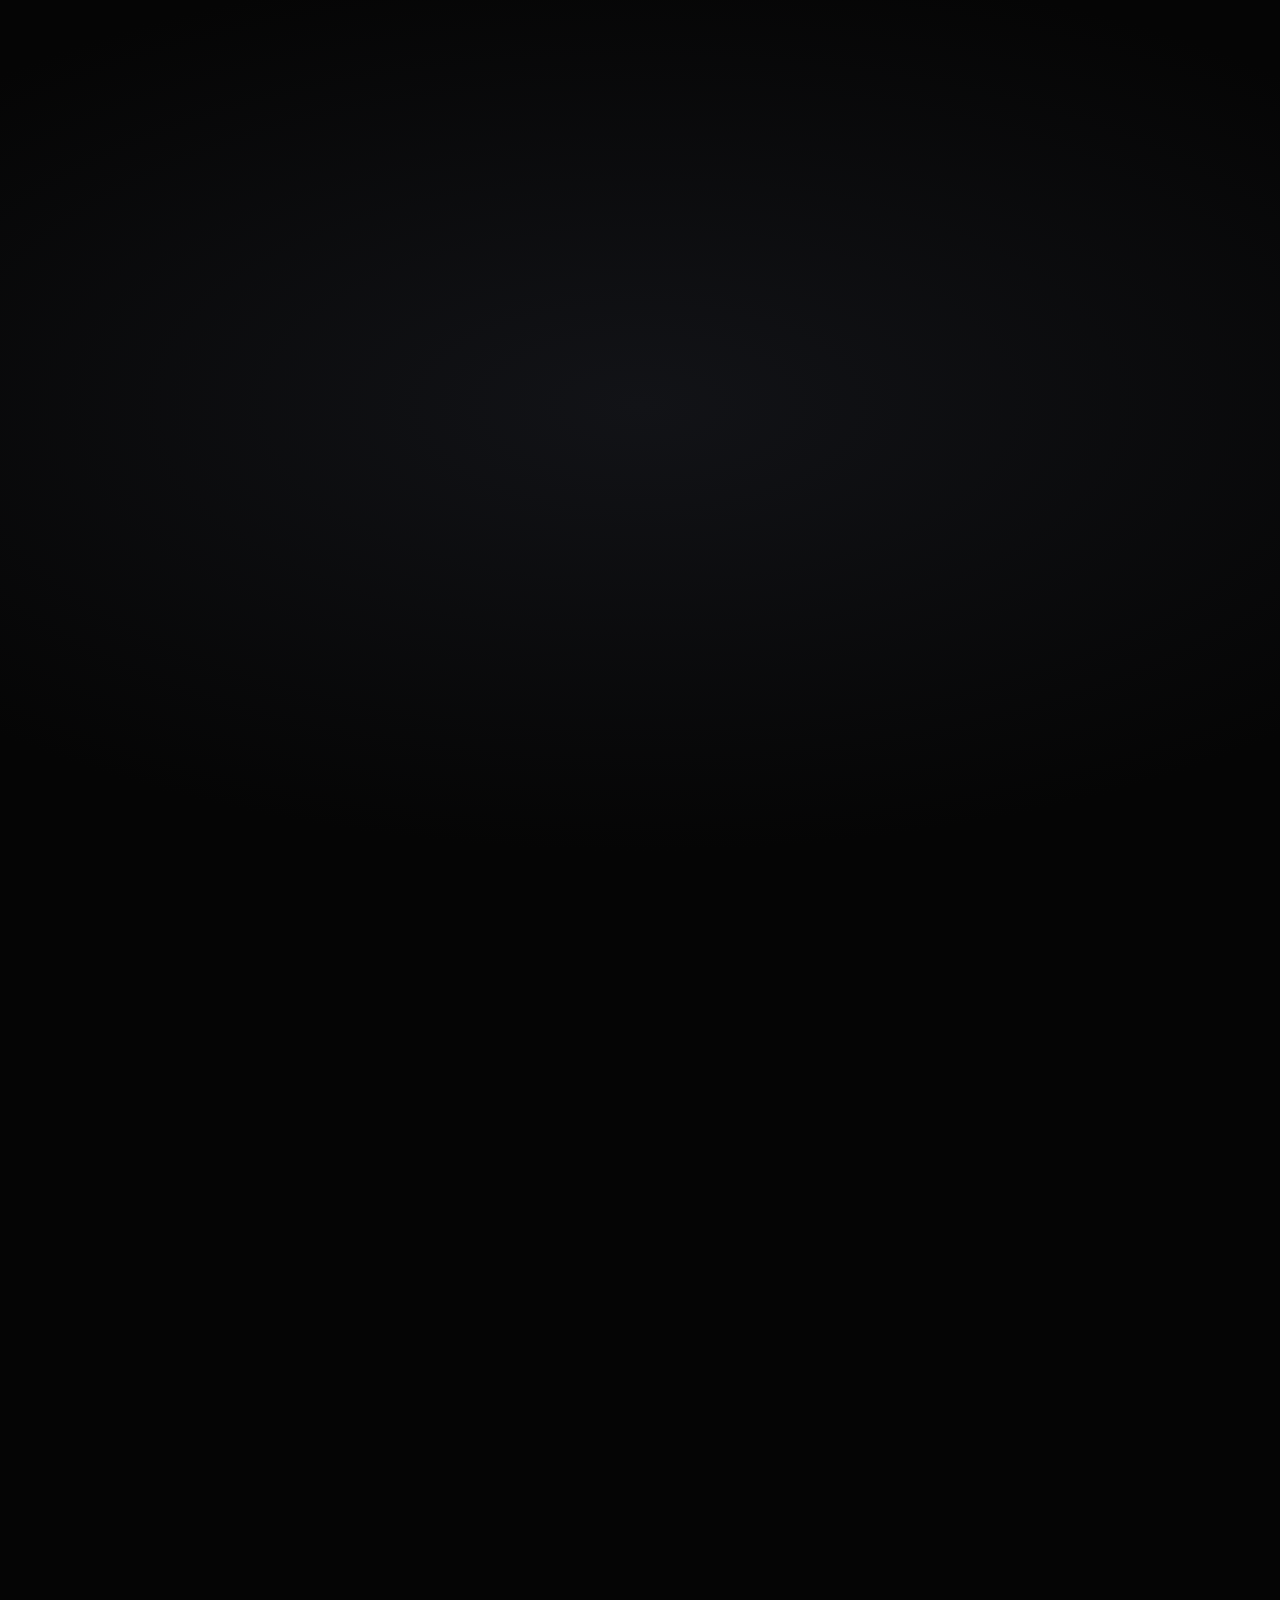
<file: animations/logo-reveal-coral/scene.html>
<!DOCTYPE html>
<html lang="sv" data-resolution="portrait">
  <head>
    <meta charset="UTF-8" />
    <meta name="viewport" content="width=1080, height=1920" />
    <title>Logo reveal (coral)</title>
    <link
      rel="stylesheet"
      href="https://fonts.googleapis.com/css2?family=Inter:wght@400;500;700;800&family=Instrument+Serif:ital@1&display=swap"
    />
    <script src="https://cdn.jsdelivr.net/npm/gsap@3.14.2/dist/gsap.min.js"></script>
    <style>
      :root {
        --canvas: #050505;
        --white: #ffffff;
        --coral: #ff5b49;
        --violet: #7f56d9;
      }
      * { margin: 0; padding: 0; box-sizing: border-box; }
      html, body {
        width: 1080px; height: 1920px; overflow: hidden;
        background: var(--canvas);
        font-family: "Inter", system-ui, sans-serif;
        -webkit-font-smoothing: antialiased;
      }
      #root { position: absolute; inset: 0; }
      .backdrop {
        position: absolute; inset: 0;
        background: radial-gradient(120% 80% at 50% 45%, #121317 0%, var(--canvas) 62%);
      }
      .logo-wrap {
        position: absolute; inset: 0;
        display: flex; flex-direction: column; align-items: center; justify-content: center;
        gap: 40px;
      }
      /* The mark: a coral rising-bars / growth glyph */
      .mark {
        display: flex; align-items: flex-end; gap: 14px; height: 200px;
      }
      .mark span {
        width: 46px; border-radius: 12px; background: var(--violet);
        transform-origin: bottom;
      }
      .mark span:nth-child(1) { height: 90px; }
      .mark span:nth-child(2) { height: 140px; }
      .mark span:nth-child(3) { height: 200px; background: var(--coral); }
      .wordmark {
        font-size: 112px; font-weight: 800; letter-spacing: -0.04em; color: var(--white);
      }
      .wordmark .accent { color: var(--coral); }
      .glow {
        position: absolute; left: 50%; top: 50%; transform: translate(-50%, -50%);
        width: 900px; height: 900px; border-radius: 50%;
        background: radial-gradient(circle, rgba(255, 91, 73, 0.28) 0%, transparent 60%);
        opacity: 0;
      }
      .flare {
        position: absolute; inset: -10% -30%; z-index: 9; pointer-events: none; opacity: 0;
        background: linear-gradient(100deg, transparent 30%, rgba(255,245,235,0.9) 50%, transparent 70%);
        mix-blend-mode: screen; filter: blur(2px);
      }
    </style>
  </head>
  <body>
    <div
      id="root"
      data-composition-id="logo-reveal-coral"
      data-start="0"
      data-duration="1.3"
      data-width="1080"
      data-height="1920"
    >
      <div class="backdrop"></div>
      <div class="glow clip" id="glow" data-start="0" data-duration="1.3" data-track-index="2"></div>
      <div class="logo-wrap clip" data-start="0" data-duration="1.3" data-track-index="3">
        <div class="mark" id="mark"><span></span><span></span><span></span></div>
        <div class="wordmark" id="wordmark">growth<span class="accent">stackr</span></div>
      </div>
      <div class="flare clip" id="flare" data-start="0" data-duration="1.3" data-track-index="9"></div>
    </div>

    <script>
      window.__timelines = window.__timelines || {};
      const tl = gsap.timeline({ paused: true });

      // bars grow first (the "growth")
      tl.from("#mark span", { scaleY: 0, opacity: 0, duration: 0.4, stagger: 0.08, ease: "back.out(1.8)" }, 0.05);
      // wordmark scales in with soft impact
      tl.from("#wordmark", { scale: 0.78, opacity: 0, duration: 0.5, ease: "back.out(1.5)" }, 0.3);
      // soft impact settle (tiny overshoot landing)
      tl.to(".logo-wrap", { scale: 1.03, duration: 0.12, ease: "power2.out" }, 0.62)
        .to(".logo-wrap", { scale: 1.0, duration: 0.25, ease: "power2.inOut" }, 0.74);
      // coral glow blooms behind on impact
      tl.fromTo("#glow", { opacity: 0, scale: 0.7 }, { opacity: 1, scale: 1, duration: 0.4, ease: "power2.out" }, 0.6);
      // signature flare sweep across the reveal
      tl.fromTo("#flare", { opacity: 0, xPercent: -60 }, { opacity: 0.9, xPercent: 0, duration: 0.22, ease: "power2.in" }, 0.55)
        .to("#flare", { opacity: 0, xPercent: 60, duration: 0.22, ease: "power2.out" }, 0.77);

      window.__timelines["logo-reveal-coral"] = tl;
    </script>
  </body>
</html>
</file>
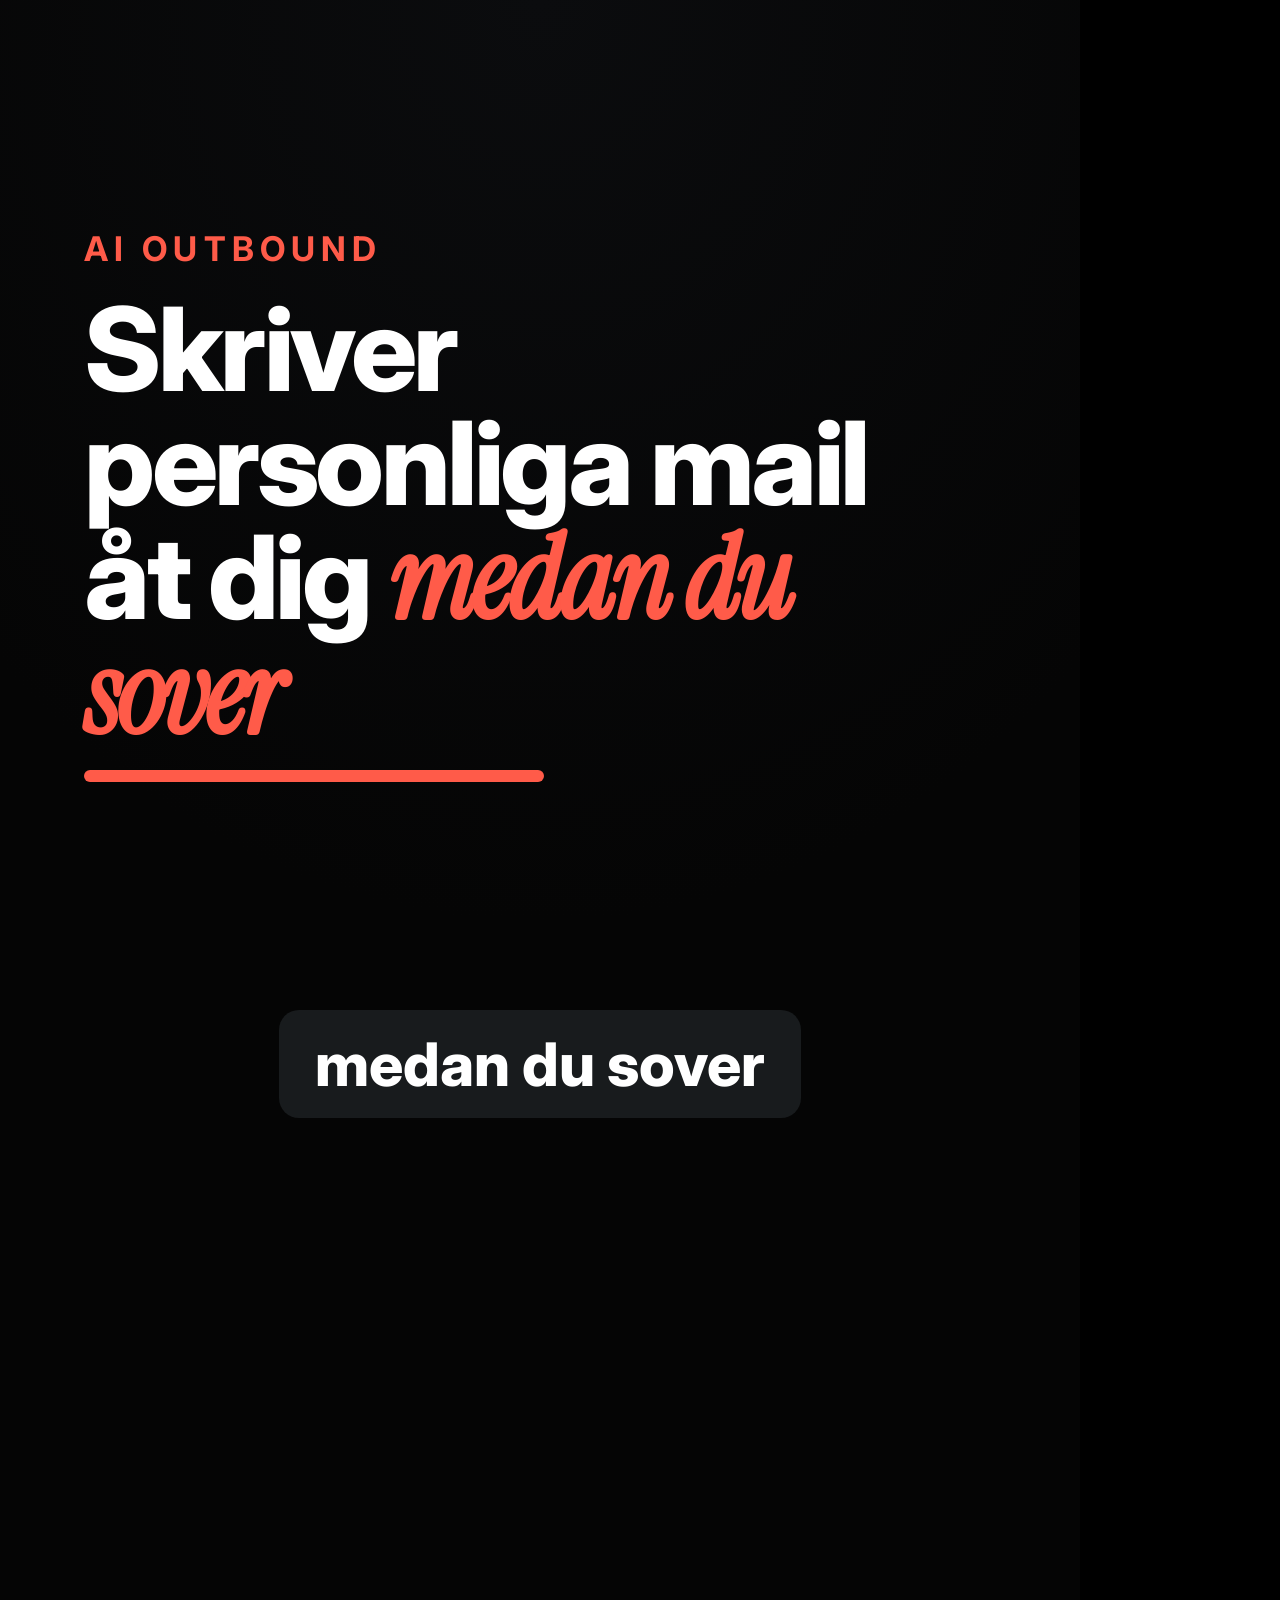
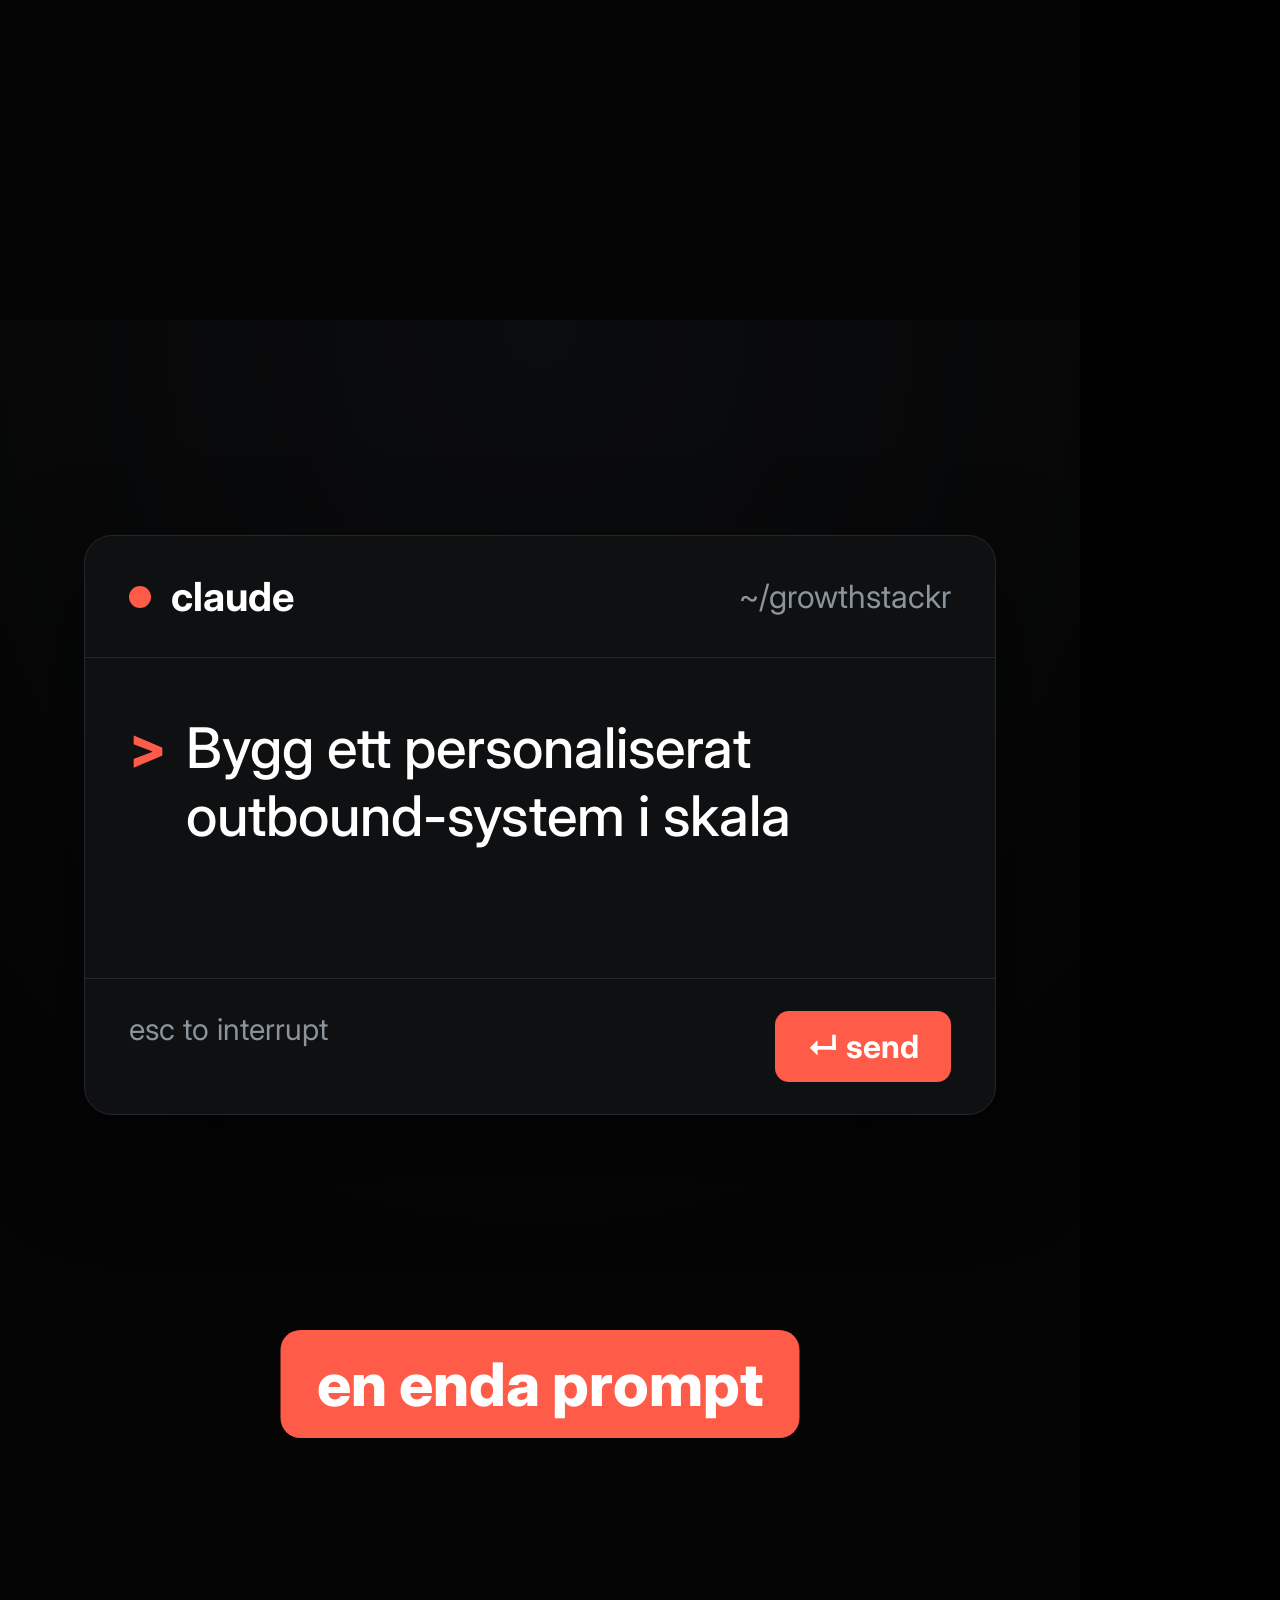
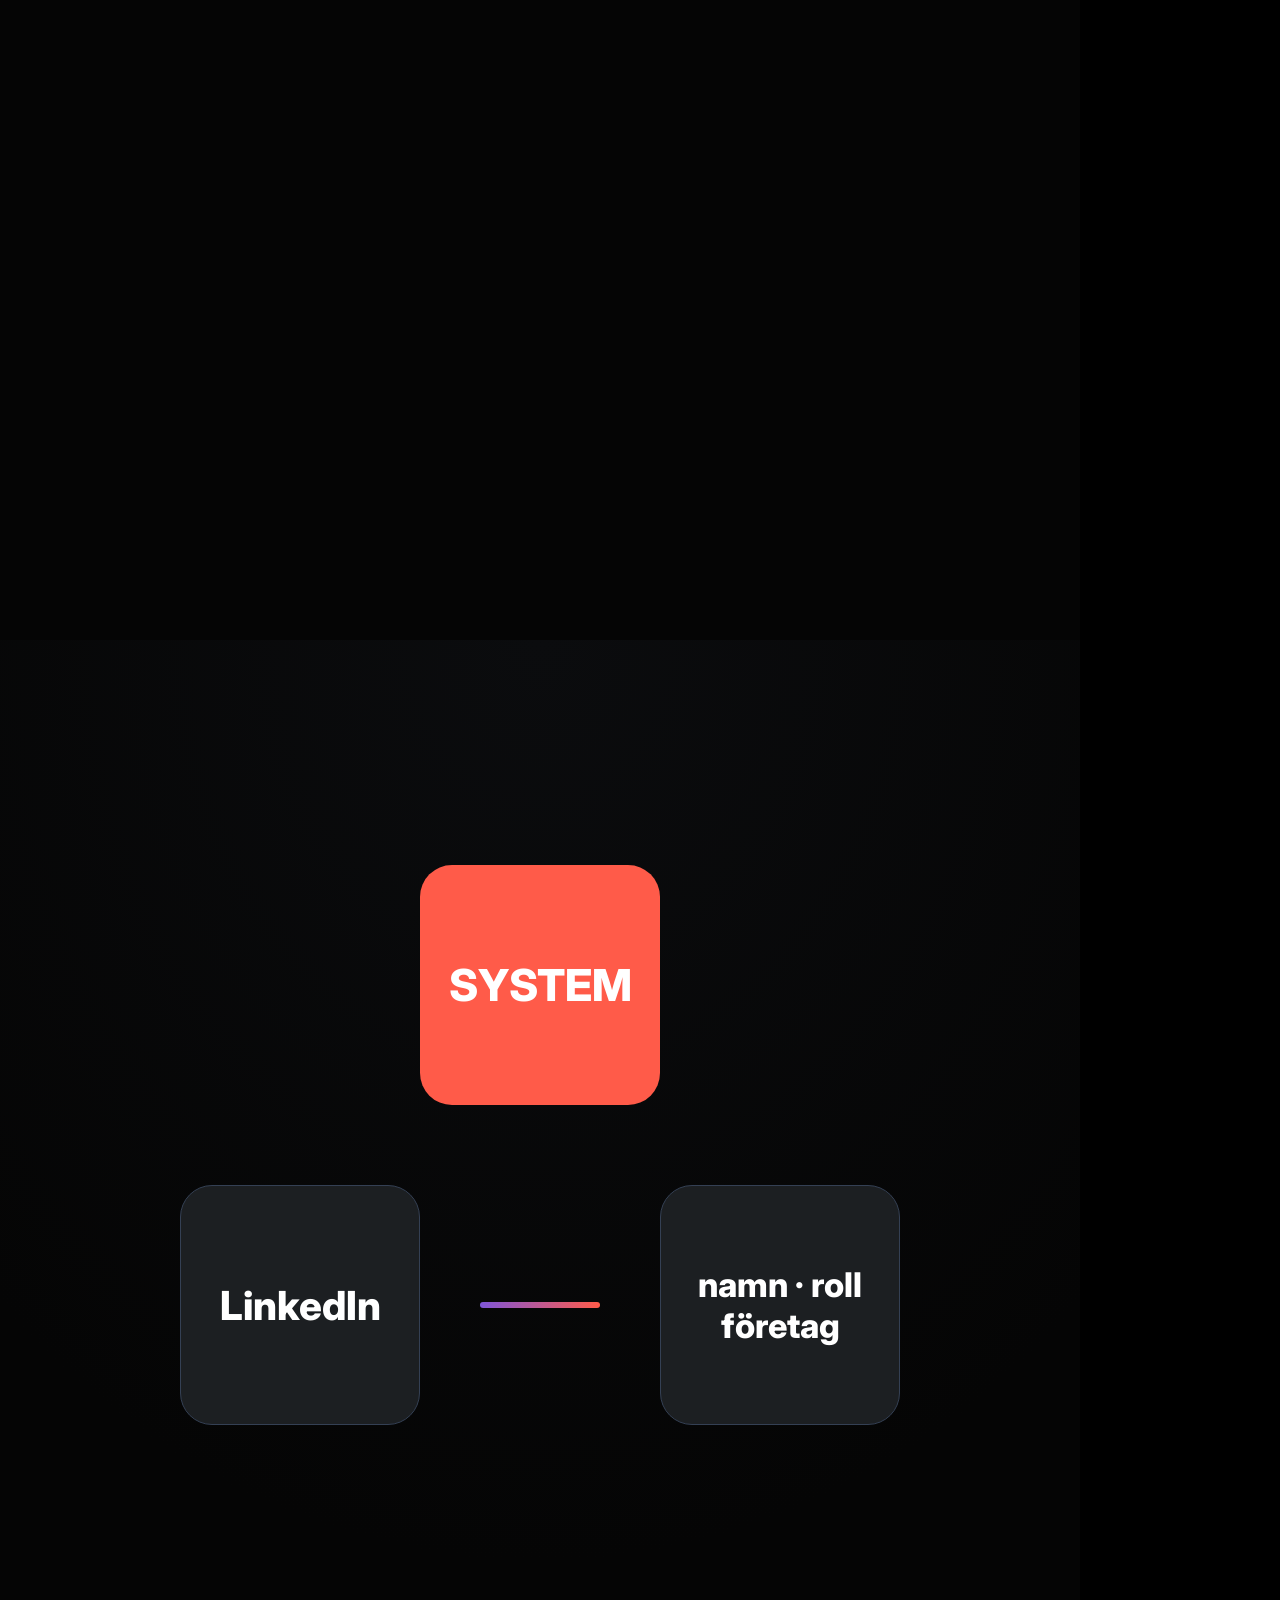
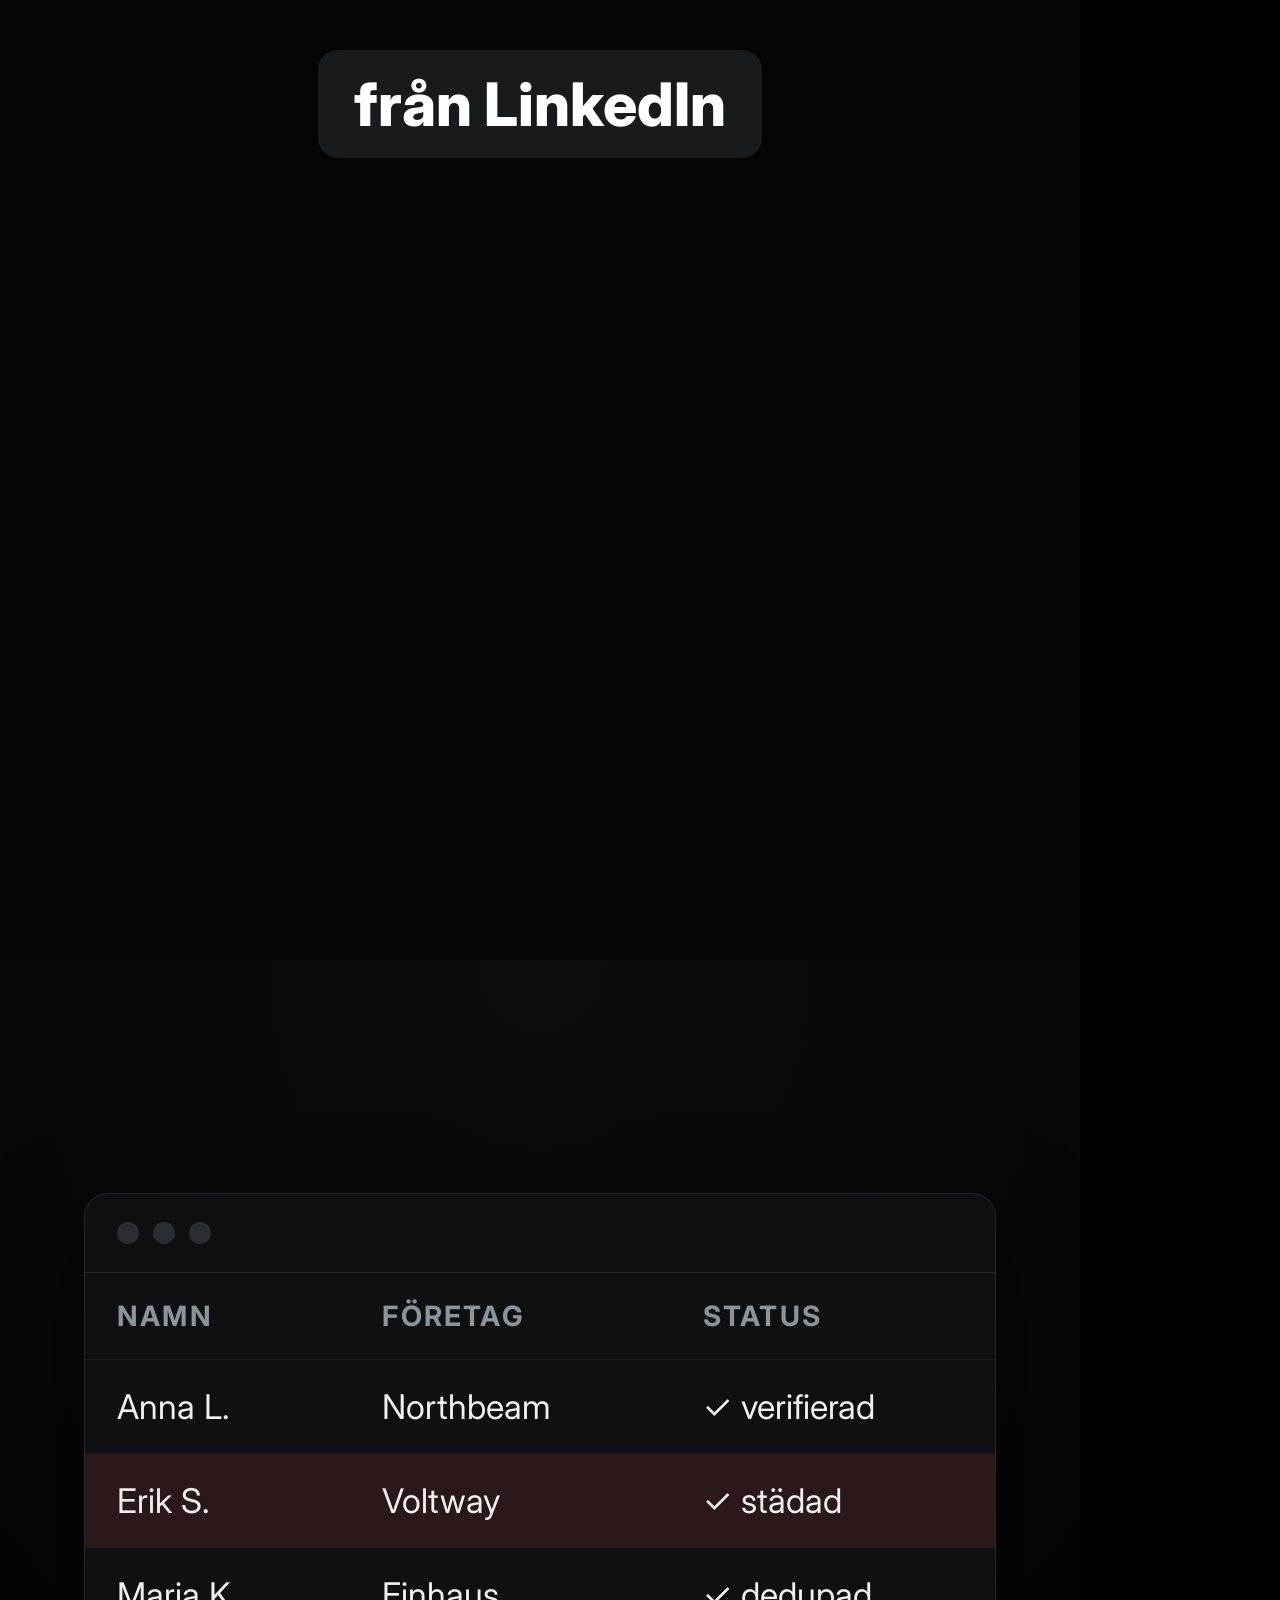
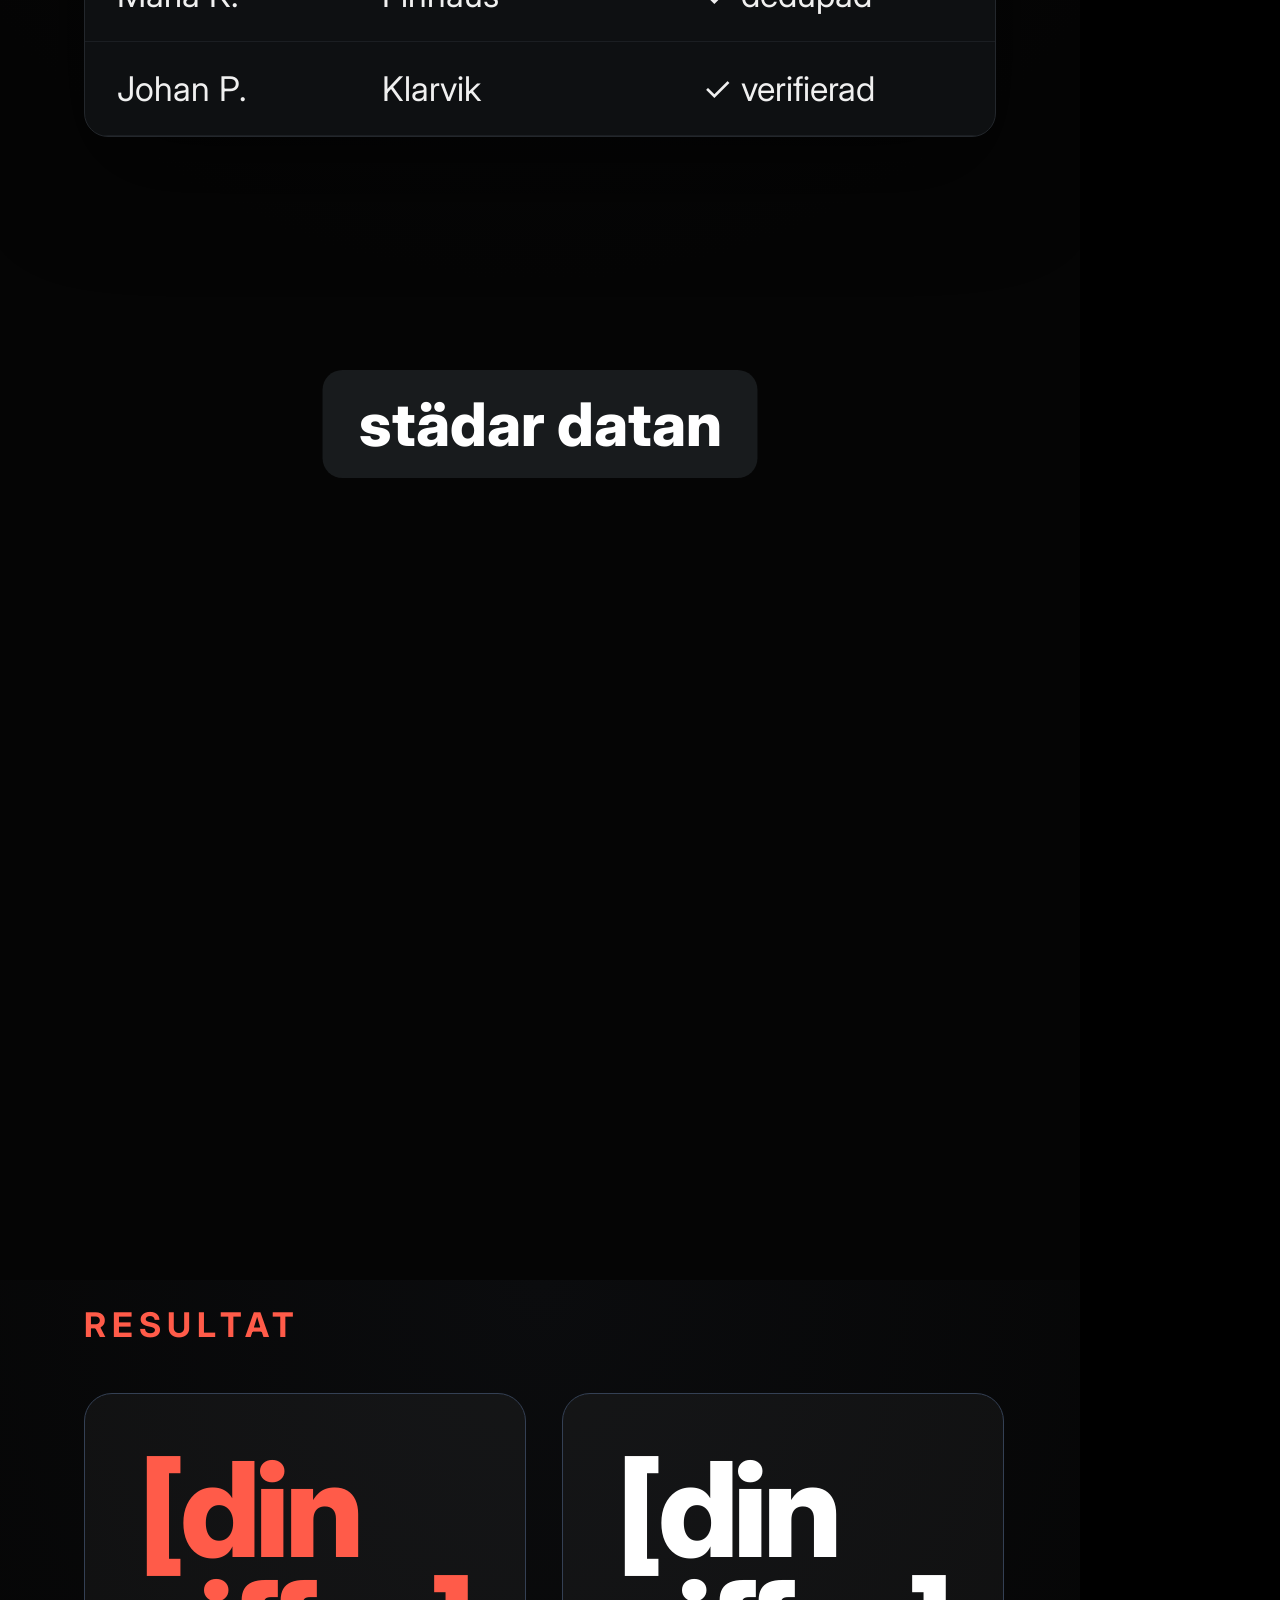
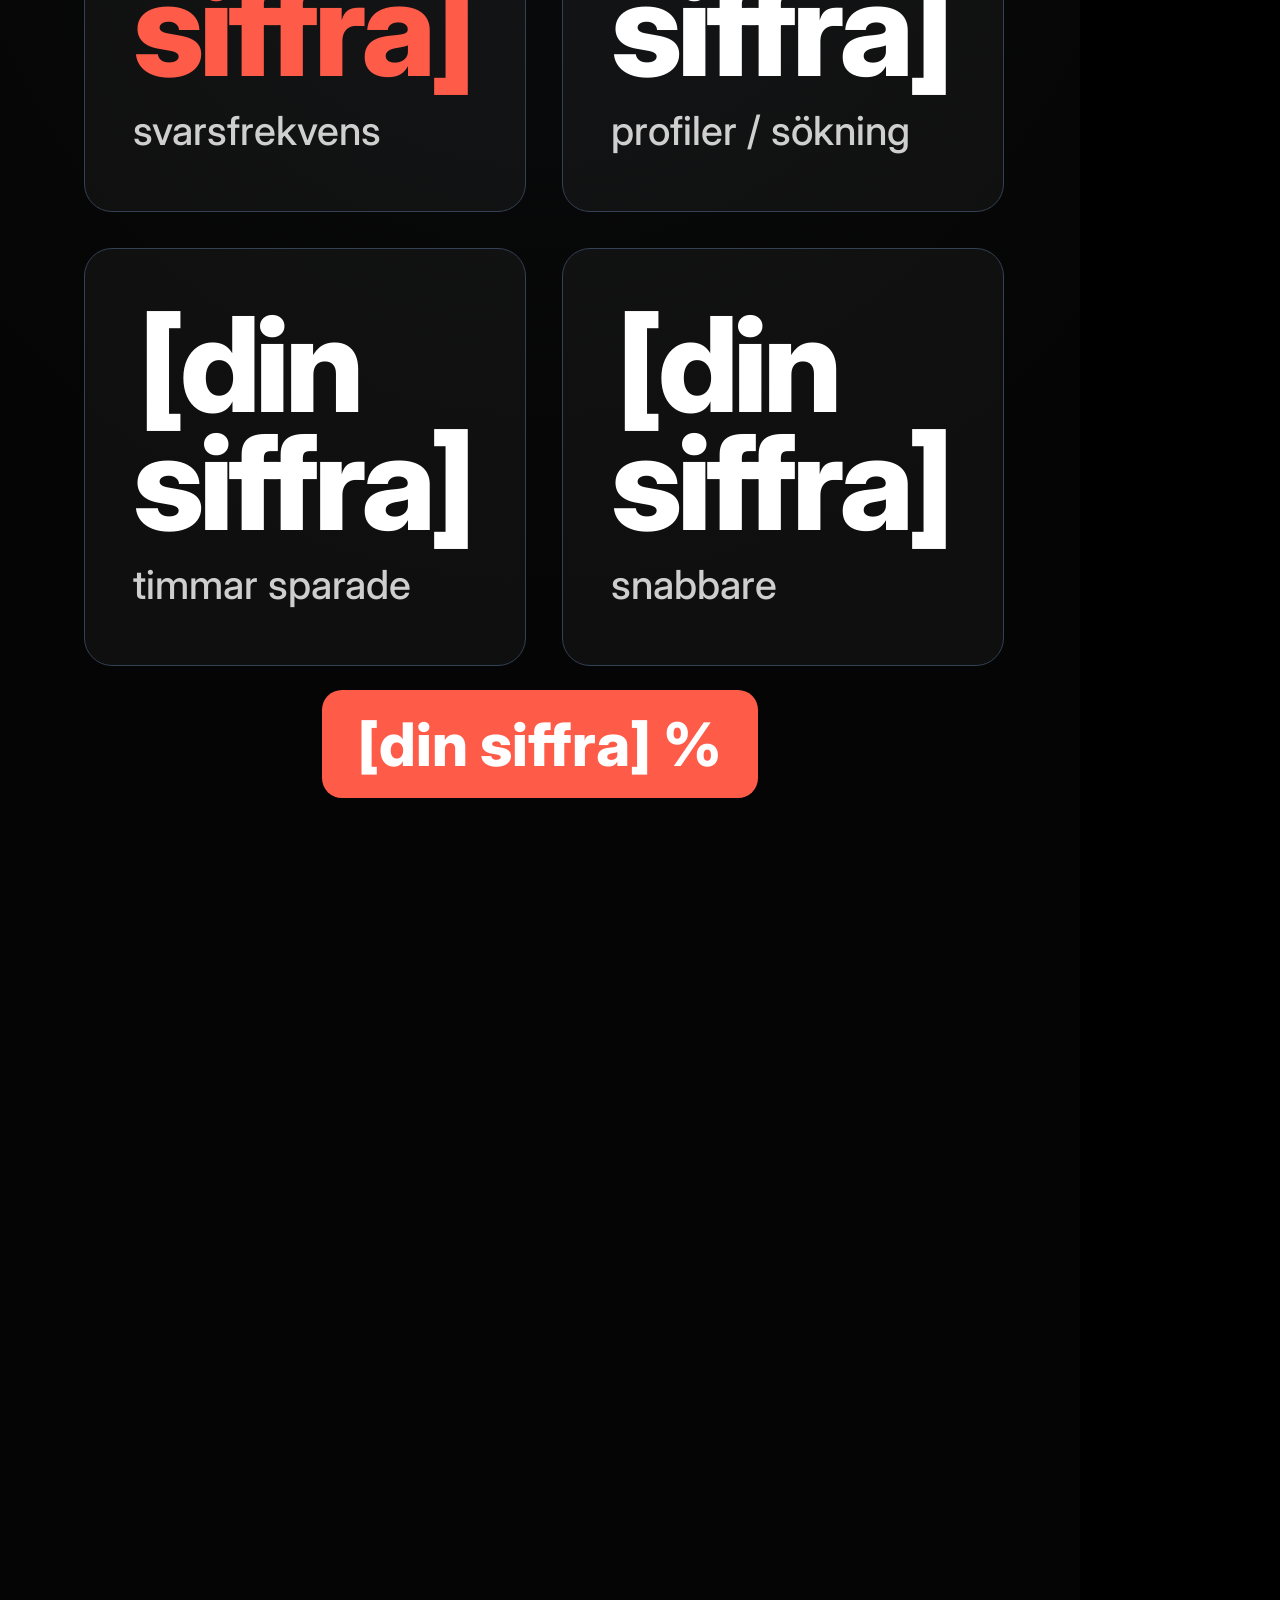
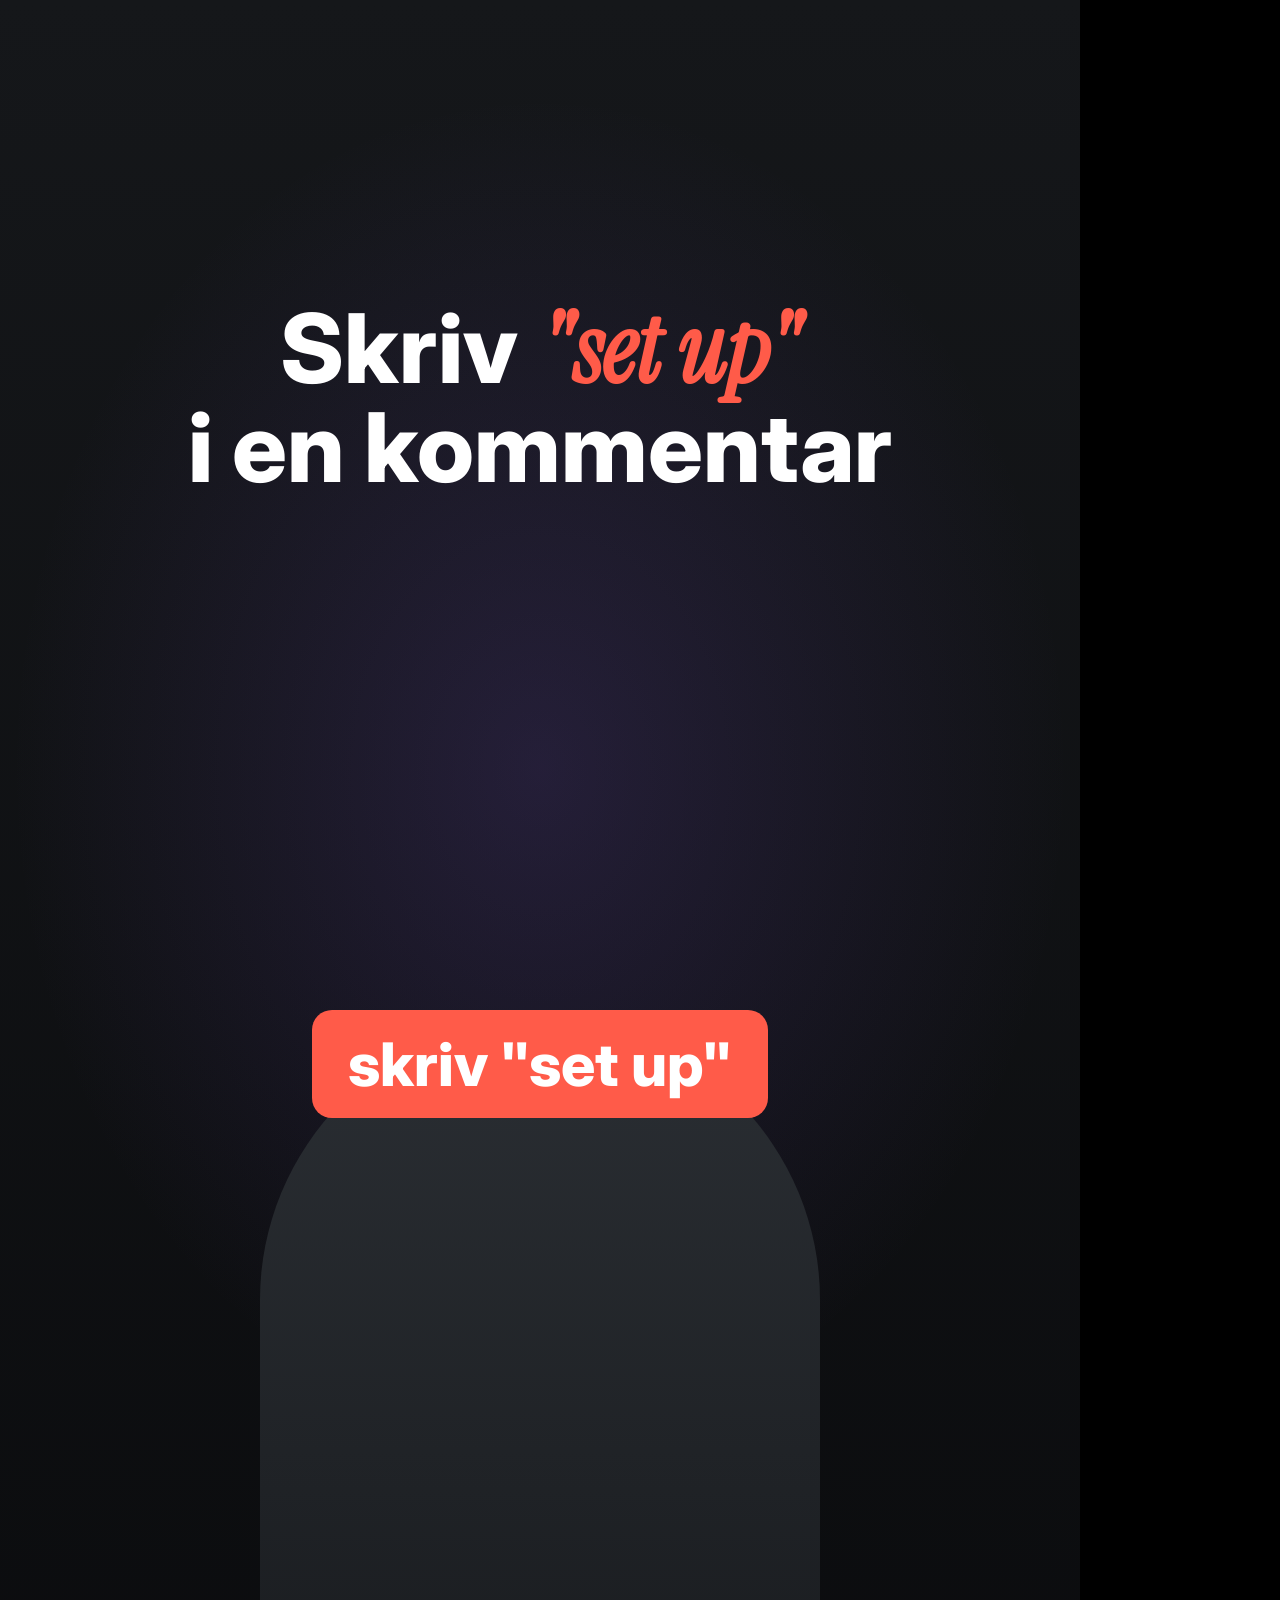
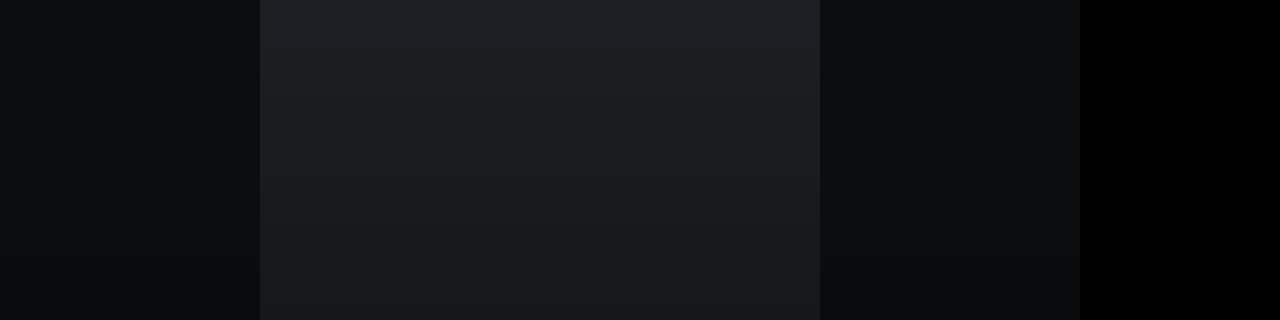
<file: storyboards/tool-breakdown-45s/frames.html>
<!DOCTYPE html>
<html lang="sv">
  <head>
    <meta charset="UTF-8" />
    <title>tool-breakdown-45s — key frames</title>
    <link
      rel="stylesheet"
      href="https://fonts.googleapis.com/css2?family=Inter:wght@400;500;700;800&family=Instrument+Serif:ital@1&display=swap"
    />
    <style>
      :root {
        --canvas: #050505; --charcoal: #1c1f22; --slate: #344054;
        --offwhite: #f0f0f0; --white: #ffffff; --coral: #ff5b49; --violet: #7f56d9;
      }
      * { margin: 0; padding: 0; box-sizing: border-box; }
      body { background: #000; font-family: "Inter", system-ui, sans-serif; -webkit-font-smoothing: antialiased; }
      .frame {
        position: relative; width: 1080px; height: 1920px; overflow: hidden;
        background: radial-gradient(120% 80% at 50% 0%, #0b0c0e 0%, var(--canvas) 60%);
      }
      .serif { font-family: "Instrument Serif", Georgia, serif; font-style: italic; }
      .tnum { font-variant-numeric: tabular-nums; }
      /* content lives in the top zone (~55%); the caption pill sits at the seam below it */
      .pad { position: absolute; left: 0; top: 0; width: 1080px; height: 1010px; display: flex; flex-direction: column; justify-content: center; padding: 110px 84px; }
      .center { align-items: center; text-align: center; }

      /* shared caption pill */
      .pill {
        position: absolute; left: 50%; top: 1010px; transform: translateX(-50%);
        background: rgba(28,31,34,0.85); border-radius: 20px; padding: 18px 36px;
        font-size: 60px; font-weight: 800; color: var(--white); white-space: nowrap;
      }
      .pill.coral { background: var(--coral); }

      /* 00 hook */
      .eyebrow { font-size: 34px; font-weight: 700; letter-spacing: .18em; text-transform: uppercase; color: var(--coral); margin-bottom: 24px; }
      .hook h1 { font-size: 116px; font-weight: 800; line-height: .98; letter-spacing: -.03em; color: var(--white); }
      .hook .u { display: block; height: 12px; width: 460px; border-radius: 8px; background: var(--coral); margin-top: 18px; }

      /* 01 prompt box */
      .box { width: 100%; background: #0e1012; border: 1px solid #23272c; border-radius: 28px; box-shadow: 0 40px 100px rgba(0,0,0,.55); }
      .bx-h { display: flex; align-items: center; gap: 20px; padding: 36px 44px; border-bottom: 1px solid #23272c; }
      .bx-h .dot { width: 22px; height: 22px; border-radius: 50%; background: var(--coral); }
      .bx-h .app { font-size: 40px; font-weight: 700; color: #fff; }
      .bx-h .cwd { margin-left: auto; font-size: 32px; color: #8b939b; }
      .bx-b { padding: 56px 44px; min-height: 320px; font-size: 56px; font-weight: 500; color: #fff; display: flex; gap: 20px; }
      .bx-b .c { color: var(--coral); font-weight: 800; }
      .bx-f { display: flex; padding: 32px 44px; border-top: 1px solid #23272c; }
      .bx-f .send { margin-left: auto; font-size: 32px; font-weight: 700; color: #fff; background: var(--coral); padding: 16px 32px; border-radius: 14px; }

      /* 02 diagram */
      .node { width: 240px; height: 240px; border-radius: 32px; display: flex; align-items: center; justify-content: center; font-weight: 800; color: #fff; }
      .node.hub { background: var(--coral); font-size: 44px; }
      .node.src { background: var(--charcoal); border: 1px solid var(--slate); font-size: 40px; }
      .diagram { align-items: center; gap: 80px; }
      .row { display: flex; align-items: center; gap: 60px; }
      .link { width: 120px; height: 6px; background: linear-gradient(90deg, var(--violet), var(--coral)); border-radius: 3px; }

      /* 03 UI proof */
      .ui { width: 100%; background: #0e1012; border: 1px solid #23272c; border-radius: 24px; overflow: hidden; box-shadow: 0 40px 100px rgba(0,0,0,.55); }
      .ui .bar { display: flex; gap: 14px; padding: 28px 32px; border-bottom: 1px solid #23272c; }
      .ui .bar i { width: 22px; height: 22px; border-radius: 50%; background: #2a2e33; display: inline-block; }
      .ui table { width: 100%; border-collapse: collapse; font-size: 34px; color: #f0f0f0; }
      .ui td, .ui th { text-align: left; padding: 26px 32px; border-bottom: 1px solid #1b1e22; }
      .ui th { color: #8b939b; font-weight: 700; font-size: 28px; text-transform: uppercase; letter-spacing: .08em; }
      .ui tr.hl td { background: rgba(255,91,73,.12); }

      /* 04 metric card */
      .grid { display: grid; grid-template-columns: 1fr 1fr; gap: 36px; }
      .cell { background: rgba(255,255,255,.04); border: 1px solid var(--slate); border-radius: 28px; padding: 56px 48px; }
      .cell .v { font-size: 132px; font-weight: 800; line-height: .9; letter-spacing: -.04em; color: #fff; }
      .cell.hero .v { color: var(--coral); }
      .cell .l { font-size: 40px; font-weight: 500; color: var(--offwhite); opacity: .85; margin-top: 18px; }

      /* 05 CTA */
      .cta-head { width: 1080px; height: 100%; background: linear-gradient(180deg, #15171a 0%, #0a0b0d 100%); position: absolute; inset: 0; }
      .cta-grain { position: absolute; inset: 0; background: radial-gradient(70% 50% at 50% 40%, rgba(127,86,217,.18), transparent 70%); }
      .silhouette { position: absolute; left: 50%; bottom: 0; transform: translateX(-50%); width: 560px; height: 900px; border-radius: 280px 280px 0 0; background: linear-gradient(180deg, #2a2e33, #15171a); }
    </style>
  </head>
  <body>
    <!-- 00 HOOK -->
    <div class="frame" id="f0">
      <div class="pad hook">
        <div class="eyebrow">AI OUTBOUND</div>
        <h1>Skriver personliga mail<br />åt dig <span class="serif" style="color:var(--coral)">medan du sover</span><span class="u"></span></h1>
      </div>
      <div class="pill">medan du sover</div>
    </div>

    <!-- 01 PROMPT BOX -->
    <div class="frame" id="f1">
      <div class="pad">
        <div class="box">
          <div class="bx-h"><span class="dot"></span><span class="app">claude</span><span class="cwd">~/growthstackr</span></div>
          <div class="bx-b"><span class="c">&gt;</span><span>Bygg ett personaliserat outbound-system i skala</span></div>
          <div class="bx-f"><span style="font-size:30px;color:#8b939b">esc to interrupt</span><span class="send">↵ send</span></div>
        </div>
      </div>
      <div class="pill coral">en enda prompt</div>
    </div>

    <!-- 02 DIAGRAM -->
    <div class="frame" id="f2">
      <div class="pad diagram center">
        <div class="node hub">SYSTEM</div>
        <div class="row">
          <div class="node src">LinkedIn</div>
          <div class="link"></div>
          <div class="node src" style="font-size:34px">namn · roll<br />företag</div>
        </div>
      </div>
      <div class="pill">från LinkedIn</div>
    </div>

    <!-- 03 UI PROOF -->
    <div class="frame" id="f3">
      <div class="pad">
        <div class="ui">
          <div class="bar"><i></i><i></i><i></i></div>
          <table>
            <tr><th>Namn</th><th>Företag</th><th>Status</th></tr>
            <tr><td>Anna L.</td><td>Northbeam</td><td>✓ verifierad</td></tr>
            <tr class="hl"><td>Erik S.</td><td>Voltway</td><td>✓ städad</td></tr>
            <tr><td>Maria K.</td><td>Finhaus</td><td>✓ dedupad</td></tr>
            <tr><td>Johan P.</td><td>Klarvik</td><td>✓ verifierad</td></tr>
          </table>
        </div>
      </div>
      <div class="pill">städar datan</div>
    </div>

    <!-- 04 METRIC CARD -->
    <div class="frame" id="f4">
      <div class="pad">
        <div class="eyebrow">RESULTAT</div>
        <div class="grid" style="margin-top:24px">
          <div class="cell hero"><div class="v tnum">[din siffra]</div><div class="l">svarsfrekvens</div></div>
          <div class="cell"><div class="v tnum">[din siffra]</div><div class="l">profiler / sökning</div></div>
          <div class="cell"><div class="v tnum">[din siffra]</div><div class="l">timmar sparade</div></div>
          <div class="cell"><div class="v tnum">[din siffra]</div><div class="l">snabbare</div></div>
        </div>
      </div>
      <div class="pill coral">[din siffra] %</div>
    </div>

    <!-- 05 CTA -->
    <div class="frame" id="f5">
      <div class="cta-head"></div>
      <div class="cta-grain"></div>
      <div class="silhouette"></div>
      <div class="pad center" style="justify-content:flex-start; padding-top:300px">
        <h1 style="font-size:96px;font-weight:800;color:#fff;line-height:1.0">Skriv <span class="serif" style="color:var(--coral)">"set up"</span><br />i en kommentar</h1>
      </div>
      <div class="pill coral">skriv "set up"</div>
    </div>
  </body>
</html>
</file>
<file: components/browser-frame/style.css>
/* browser-frame — re-skin by overriding these vars from frame.md */
:root {
  --canvas: #050505;
  --charcoal: #1c1f22;
  --slate: #344054;
  --offwhite: #f0f0f0;
  --white: #ffffff;
  --cream: #fafafa;
  --ink: #0a0a0a;
  --coral: #ff5b49;
  --violet: #7f56d9;

  /* mode-driven (set by animation.js) */
  --bg: var(--canvas);
  --fg: var(--white);
  --fg-muted: var(--offwhite);
  --chrome-bg: var(--charcoal);
  --chrome-border: var(--slate);
  --dot: rgba(255, 255, 255, 0.22);
  --address-bg: rgba(255, 255, 255, 0.06);
  --content-bg: #0b0c0e;
  --ground-url: none; /* scene background image; set by animation.js from the `ground` prop */
}

* { margin: 0; padding: 0; box-sizing: border-box; }
html, body {
  width: 1080px;
  height: 1920px;
  overflow: hidden;
  background: var(--bg);
  font-family: "Inter", system-ui, sans-serif;
  -webkit-font-smoothing: antialiased;
}
.serif { font-family: "Instrument Serif", Georgia, serif; font-style: italic; }

#root { position: absolute; inset: 0; }
.backdrop {
  position: absolute; inset: 0;
  background: radial-gradient(120% 80% at 50% 0%, #0b0c0e 0%, var(--bg) 60%);
}
body.light .backdrop {
  background: radial-gradient(120% 80% at 50% 0%, #ffffff 0%, var(--cream) 60%);
}
/* scene ground image (brand backgrounds) — replaces the radial gradient when set */
.backdrop.has-ground {
  background: var(--ground-url) center / cover no-repeat, var(--bg);
}

.bf-window {
  position: absolute; inset: 0;
  margin: auto;
  width: 912px;
  height: 1180px;
  display: flex; flex-direction: column;
  border-radius: 24px;
  overflow: hidden;
  background: var(--chrome-bg);
  border: 1px solid var(--chrome-border);
  box-shadow: 0 40px 120px rgba(0, 0, 0, 0.45);
  z-index: 3;
}

.bf-chrome {
  flex: none;
  height: 88px;
  display: flex; align-items: center; gap: 28px;
  padding: 0 32px;
  background: var(--chrome-bg);
  border-bottom: 1px solid var(--chrome-border);
}
.bf-lights { display: flex; gap: 16px; flex: none; }
.bf-dot {
  width: 20px; height: 20px; border-radius: 50%;
  background: var(--dot);
}

.bf-address {
  flex: 1;
  display: flex; align-items: center; gap: 16px;
  height: 52px; padding: 0 28px;
  border-radius: 26px;
  background: var(--address-bg);
}
/* the ONE coral accent — a tiny secure/active indicator */
.bf-secure {
  flex: none;
  width: 14px; height: 14px; border-radius: 50%;
  background: var(--coral);
  box-shadow: 0 0 14px var(--coral);
}
/* optional address-bar favicon — a neutral brand mark left of the url (not a second accent) */
.bf-favicon {
  flex: none;
  width: 30px; height: 30px;
  object-fit: contain;
}
.bf-url {
  font-size: 30px; font-weight: 500;
  color: var(--fg-muted); opacity: 0.72;
  letter-spacing: -0.01em;
  white-space: nowrap; overflow: hidden; text-overflow: ellipsis;
}
.bf-title {
  flex: none;
  font-size: 28px; font-weight: 500;
  color: var(--fg-muted); opacity: 0.55;
  white-space: nowrap;
}
.bf-title:empty { display: none; }

.bf-content {
  flex: 1; position: relative; overflow: hidden;
  background: var(--content-bg);
}
.bf-image {
  position: absolute; inset: 0;
  width: 100%; height: 100%;
  object-fit: cover; object-position: top center;
  display: none;
}
.bf-content.has-image .bf-image { display: block; }
.bf-content.has-image .bf-placeholder { display: none; }

.bf-placeholder {
  position: absolute; inset: 0;
  display: flex; align-items: center; justify-content: center;
  background: var(--content-bg);
}
.bf-placeholder-label {
  font-size: 34px; font-weight: 500;
  color: var(--fg-muted); opacity: 0.35;
  letter-spacing: 0.02em;
}
</file>
<file: components/claude-prompt-box/style.css>
/* claude-prompt-box — re-skin by overriding these vars from frame.md */
:root {
  --canvas: #050505;
  --charcoal: #1c1f22;
  --slate: #344054;
  --offwhite: #f0f0f0;
  --white: #ffffff;
  --cream: #fafafa;
  --coral: #ff5b49;
  --violet: #7f56d9;

  --bg: var(--canvas);
  --box-bg: #0e1012;
  --box-border: #23272c;
  --fg: var(--white);
  --fg-muted: #8b939b;
  --ground-url: none; /* scene background image; set by animation.js from the `ground` prop */
}

* { margin: 0; padding: 0; box-sizing: border-box; }
html, body {
  width: 1080px;
  height: 1920px;
  overflow: hidden;
  background: var(--bg);
  font-family: "Inter", system-ui, sans-serif;
  -webkit-font-smoothing: antialiased;
}

#root { position: absolute; inset: 0; }
.backdrop {
  position: absolute; inset: 0;
  background: radial-gradient(120% 80% at 50% 0%, #0b0c0e 0%, var(--bg) 60%);
}
body.light { --bg: var(--cream); --box-bg: #ffffff; --box-border: #e4e7ec; --fg: #0a0a0a; --fg-muted: #667085; }
body.light .backdrop { background: radial-gradient(120% 80% at 50% 0%, #ffffff 0%, var(--cream) 60%); }
/* scene ground image (brand backgrounds) — replaces the radial gradient when set */
.backdrop.has-ground {
  background: var(--ground-url) center / cover no-repeat, var(--bg);
}

.pb-wrap {
  position: absolute; inset: 0;
  display: flex; align-items: center; justify-content: center;
  padding: 96px 72px;
  z-index: 3;
}

.pb-box {
  width: 100%;
  background: var(--box-bg);
  border: 1px solid var(--box-border);
  border-radius: 28px;
  box-shadow: 0 40px 100px rgba(0, 0, 0, 0.55);
  overflow: hidden;
}

.pb-header {
  display: flex; align-items: center; gap: 20px;
  padding: 36px 44px;
  border-bottom: 1px solid var(--box-border);
}
.pb-dot { width: 22px; height: 22px; border-radius: 50%; background: var(--coral); flex: 0 0 auto; }
.pb-applogo { width: 30px; height: 30px; object-fit: contain; flex: 0 0 auto; }
.pb-app { font-size: 40px; font-weight: 700; color: var(--fg); }
.pb-cwd { margin-left: auto; font-size: 32px; font-weight: 500; color: var(--fg-muted); }

.pb-body {
  padding: 56px 44px;
  min-height: 360px;
  display: flex; align-items: flex-start; gap: 20px;
  font-size: 58px; font-weight: 500; line-height: 1.25;
}
.pb-caret-symbol { color: var(--coral); font-weight: 800; flex: 0 0 auto; }
.pb-text { color: var(--fg); white-space: pre-wrap; }
.pb-cursor {
  display: inline-block; width: 26px; height: 64px;
  background: var(--coral); margin-left: 6px; transform: translateY(8px);
}

.pb-footer {
  display: flex; align-items: center;
  padding: 32px 44px;
  border-top: 1px solid var(--box-border);
}
.pb-hint { font-size: 30px; font-weight: 500; color: var(--fg-muted); }
.pb-send {
  margin-left: auto;
  font-size: 32px; font-weight: 700; color: var(--white);
  background: var(--coral);
  padding: 16px 32px; border-radius: 14px;
}
</file>
<file: components/cta-scene/style.css>
/* cta-scene — re-skin by overriding these vars from frame.md */
:root {
  --canvas: #050505;
  --charcoal: #1c1f22;
  --slate: #344054;
  --offwhite: #f0f0f0;
  --white: #ffffff;
  --cream: #fafafa;
  --ink: #0a0a0a;
  --coral: #ff5b49;
  --violet: #7f56d9;

  /* mode-driven (set by animation.js) */
  --bg: var(--canvas);
  --fg: var(--white);
  --fg-muted: var(--offwhite);
  --ground-url: none; /* scene background image; set by animation.js from the `ground` prop */
}

* { margin: 0; padding: 0; box-sizing: border-box; }
html, body {
  width: 1080px;
  height: 1920px;
  overflow: hidden;
  background: var(--bg);
  font-family: "Inter", system-ui, sans-serif;
  -webkit-font-smoothing: antialiased;
}
.tnum { font-variant-numeric: tabular-nums; }
.serif { font-family: "Instrument Serif", Georgia, serif; font-style: italic; }

#root { position: absolute; inset: 0; }
.backdrop {
  position: absolute; inset: 0;
  background: radial-gradient(120% 80% at 50% 0%, #0b0c0e 0%, var(--bg) 60%);
}
body.light .backdrop {
  background: radial-gradient(120% 80% at 50% 0%, #ffffff 0%, var(--cream) 60%);
}
/* scene ground image (brand backgrounds) — replaces the radial gradient when set */
.backdrop.has-ground {
  background: var(--ground-url) center / cover no-repeat, var(--bg);
}

.cta-wrap {
  position: absolute; inset: 0;
  display: flex; flex-direction: column;
  align-items: center; justify-content: center;
  text-align: center;
  padding: 120px 84px;
  z-index: 3;
}

.cta-kicker {
  font-size: 34px; font-weight: 700; letter-spacing: 0.18em;
  text-transform: uppercase; color: var(--fg-muted); opacity: 0.7;
  margin-bottom: 40px;
}
.cta-kicker:empty { display: none; }

.cta-closer {
  font-size: 104px; font-weight: 800; line-height: 0.98;
  letter-spacing: -0.03em; color: var(--fg);
  max-width: 840px;
}
.cta-closer .serif {
  color: var(--white); font-weight: 400; letter-spacing: 0;
}

.cta-pill {
  margin-top: 88px;
  background: var(--coral);
  color: var(--white);
  font-family: "Inter", system-ui, sans-serif;
  font-size: 60px; font-weight: 700; letter-spacing: -0.01em;
  line-height: 1;
  border: none; cursor: default;
  border-radius: 999px;
  padding: 52px 88px;
  box-shadow: 0 30px 80px rgba(0, 0, 0, 0.4);
}

.cta-hairline {
  margin-top: 56px;
  width: 300px; height: 2px;
  background: var(--fg-muted); opacity: 0.4;
  transform-origin: center;
}
</file>
<file: components/light-flare-transition/style.css>
/* light-flare-transition — the signature L→R light sweep.
   Brand-agnostic by design (reskinnable:false) — it's pure light over whatever it sweeps. */
:root {
  --canvas: #050505;
  --coral: #ff5b49;
  --violet: #7f56d9;
  --white: #ffffff;
}

* { margin: 0; padding: 0; box-sizing: border-box; }
html, body {
  width: 1080px;
  height: 1920px;
  overflow: hidden;
  background: var(--canvas);
  font-family: "Inter", system-ui, sans-serif;
  -webkit-font-smoothing: antialiased;
}
.serif { font-family: "Instrument Serif", Georgia, serif; font-style: italic; }

#root { position: absolute; inset: 0; }

/* The two placeholder shots — swap these for real scenes in use. */
.shot {
  position: absolute; inset: 0;
  display: flex; align-items: center; justify-content: center;
}
.shot-a { background: radial-gradient(130% 90% at 30% 20%, #16181c 0%, var(--canvas) 70%); }
.shot-b { background: radial-gradient(130% 90% at 70% 80%, #2a1b2e 0%, #0a0710 70%); }
.shot-label {
  font-size: 96px; font-weight: 800; line-height: 0.95; text-align: center;
  color: var(--white); letter-spacing: -0.03em; opacity: 0.85;
}
.shot-label .serif { color: var(--coral); }

/* The flare itself — a soft warm bloom band that sweeps across. */
.flare {
  position: absolute; inset: -10% -30%;
  z-index: 9; pointer-events: none; opacity: 0;
  background: linear-gradient(
    100deg,
    transparent 28%,
    rgba(255, 240, 230, 0.0) 42%,
    rgba(255, 245, 235, 0.95) 50%,
    rgba(255, 240, 230, 0.0) 58%,
    transparent 72%
  );
  mix-blend-mode: screen;
  filter: blur(2px);
}
</file>
<file: components/metric-card/style.css>
/* metric-card — re-skin by overriding these vars from frame.md */
:root {
  --canvas: #050505;
  --charcoal: #1c1f22;
  --slate: #344054;
  --offwhite: #f0f0f0;
  --white: #ffffff;
  --cream: #fafafa;
  --ink: #0a0a0a;
  --coral: #ff5b49;
  --violet: #7f56d9;

  /* mode-driven (set by animation.js) */
  --bg: var(--canvas);
  --fg: var(--white);
  --fg-muted: var(--offwhite);
  --cell-bg: rgba(255, 255, 255, 0.04);
  --cell-border: var(--slate);
  --ground-url: none; /* scene background image; set by animation.js from the `ground` prop */
}

* { margin: 0; padding: 0; box-sizing: border-box; }
html, body {
  width: 1080px;
  height: 1920px;
  overflow: hidden;
  background: var(--bg);
  font-family: "Inter", system-ui, sans-serif;
  -webkit-font-smoothing: antialiased;
}
.tnum { font-variant-numeric: tabular-nums; }
.serif { font-family: "Instrument Serif", Georgia, serif; font-style: italic; }

#root { position: absolute; inset: 0; }
.backdrop {
  position: absolute; inset: 0;
  background: radial-gradient(120% 80% at 50% 0%, #0b0c0e 0%, var(--bg) 60%);
}
body.light .backdrop {
  background: radial-gradient(120% 80% at 50% 0%, #ffffff 0%, var(--cream) 60%);
}
/* scene ground image (brand backgrounds) — replaces the radial gradient when set */
.backdrop.has-ground {
  background: var(--ground-url) center / cover no-repeat, var(--bg);
}

.mc-wrap {
  position: absolute; inset: 0;
  display: flex; flex-direction: column; justify-content: center;
  padding: 120px 84px;
  z-index: 3;
}

.mc-head { margin-bottom: 64px; }
.mc-eyebrow {
  font-size: 34px; font-weight: 700; letter-spacing: 0.18em;
  text-transform: uppercase; color: var(--coral); margin-bottom: 22px;
}
.mc-title {
  font-size: 96px; font-weight: 800; line-height: 0.98;
  letter-spacing: -0.03em; color: var(--fg);
}

.mc-grid {
  display: grid; grid-template-columns: 1fr 1fr; gap: 36px;
}
.mc-cell {
  background: var(--cell-bg);
  border: 1px solid var(--cell-border);
  border-radius: 28px;
  padding: 56px 48px;
  display: flex; flex-direction: column; gap: 18px;
  box-shadow: 0 30px 80px rgba(0, 0, 0, 0.35);
}
.mc-value {
  font-size: 132px; font-weight: 800; line-height: 0.9;
  letter-spacing: -0.04em; color: var(--fg);
}
.mc-cell.hero .mc-value { color: var(--coral); }
.mc-label {
  font-size: 40px; font-weight: 500; color: var(--fg-muted); opacity: 0.85;
}

/* 5+ cells → tighter type so 2x3 fits */
.mc-grid.dense .mc-cell { padding: 44px 40px; }
.mc-grid.dense .mc-value { font-size: 104px; }
.mc-grid.dense .mc-label { font-size: 34px; }
</file>
<file: components/platform-logo-card/style.css>
/* platform-logo-card — re-skin by overriding these vars from frame.md */
:root {
  --canvas: #050505;
  --charcoal: #1c1f22;
  --slate: #344054;
  --offwhite: #f0f0f0;
  --white: #ffffff;
  --cream: #fafafa;
  --ink: #0a0a0a;
  --coral: #ff5b49;
  --violet: #7f56d9;

  /* mode-driven (set by animation.js) */
  --bg: var(--canvas);
  --fg: var(--white);
  --fg-muted: var(--offwhite);
  --ground-url: none; /* scene background image; set by animation.js from the `ground` prop */
}

* { margin: 0; padding: 0; box-sizing: border-box; }
html, body {
  width: 1080px;
  height: 1920px;
  overflow: hidden;
  background: var(--bg);
  font-family: "Inter", system-ui, sans-serif;
  -webkit-font-smoothing: antialiased;
}
.tnum { font-variant-numeric: tabular-nums; }
.serif { font-family: "Instrument Serif", Georgia, serif; font-style: italic; }

#root { position: absolute; inset: 0; }
.backdrop {
  position: absolute; inset: 0;
  background: radial-gradient(120% 80% at 50% 0%, #0b0c0e 0%, var(--bg) 60%);
}
body.light .backdrop {
  background: radial-gradient(120% 80% at 50% 0%, #ffffff 0%, var(--cream) 60%);
}
/* scene ground image (brand backgrounds) — replaces the radial gradient when set */
.backdrop.has-ground {
  background: var(--ground-url) center / cover no-repeat, var(--bg);
}

.plc-wrap {
  position: absolute; inset: 0;
  display: flex; flex-direction: column;
  align-items: center; justify-content: center;
  text-align: center;
  padding: 120px 84px;
  z-index: 3;
}

.plc-logo {
  width: 400px;
  height: 400px;
  object-fit: contain;
  filter: drop-shadow(0 30px 80px rgba(0, 0, 0, 0.4));
}

.plc-label {
  margin-top: 64px;
  font-family: "Inter", system-ui, sans-serif;
  font-size: 60px; font-weight: 700; letter-spacing: -0.01em;
  line-height: 1; color: var(--fg);
}
.plc-label:empty { display: none; }

.plc-underline {
  margin-top: 40px;
  width: 132px; height: 6px;
  background: var(--coral);
  border-radius: 999px;
  transform-origin: center;
}
</file>
<file: components/split-50-50/style.css>
/* split-50-50 — re-skin by overriding these vars from frame.md */
:root {
  --canvas: #050505;
  --charcoal: #1c1f22;
  --slate: #344054;
  --offwhite: #f0f0f0;
  --white: #ffffff;
  --cream: #fafafa;
  --ink: #0a0a0a;
  --coral: #ff5b49;
  --violet: #7f56d9;

  /* mode-driven (set by animation.js) */
  --bg: var(--canvas);
  --fg: var(--white);
  --fg-muted: var(--offwhite);

  /* local surface vars derived from the brand tokens */
  --top-bg: #0b0c0e;
  --head-bg: var(--ink);
  --seam-line: var(--slate);
  --split: 55%; /* set from topRatio by animation.js */
  --ground-url: none; /* scene background image behind the top slot; set by animation.js from the `ground` prop */
}

* { margin: 0; padding: 0; box-sizing: border-box; }
html, body {
  width: 1080px;
  height: 1920px;
  overflow: hidden;
  background: var(--bg);
  font-family: "Inter", system-ui, sans-serif;
  -webkit-font-smoothing: antialiased;
}
.serif { font-family: "Instrument Serif", Georgia, serif; font-style: italic; }

#root { position: absolute; inset: 0; background: var(--bg); }

/* ── slots ── */
.slot {
  position: absolute;
  left: 0;
  width: 1080px;
  overflow: hidden;
}
.slot-inner {
  position: absolute; inset: 0;
  display: flex; align-items: center; justify-content: center;
}

/* top: B-roll / graphics — the upper panel that slides down to form the split */
.slot.top {
  top: 0;
  height: var(--split);
  background: radial-gradient(120% 90% at 50% 0%, #101215 0%, var(--top-bg) 62%);
  z-index: 2;
}
/* scene ground image (brand backgrounds) — replaces the gradient behind the top slot when set */
.slot.top.has-ground {
  background: var(--ground-url) center / cover no-repeat, var(--top-bg);
}

/* head: talking-head home base — dark placeholder block, filled at build time */
.slot.head {
  top: var(--split);
  bottom: 0;
  height: auto;
  background: var(--head-bg);
  z-index: 1;
}

.placeholder {
  font-size: 40px; font-weight: 500; letter-spacing: 0.04em;
  color: var(--fg-muted); opacity: 0.22;
  text-transform: lowercase;
}

/* ── seam hairline ── */
.seam {
  position: absolute; left: 0;
  top: var(--split);
  width: 1080px; height: 1px;
  background: var(--seam-line);
  transform: translateY(-0.5px);
  z-index: 4;
}
</file>
<file: components/workflow-diagram/style.css>
/* workflow-diagram — re-skin by overriding these vars from frame.md */
:root {
  --canvas: #050505;
  --charcoal: #1c1f22;
  --slate: #344054;
  --offwhite: #f0f0f0;
  --white: #ffffff;
  --cream: #fafafa;
  --ink: #0a0a0a;
  --coral: #ff5b49;
  --violet: #7f56d9;

  /* mode-driven (set by animation.js) */
  --bg: var(--canvas);
  --fg: var(--white);
  --fg-muted: var(--offwhite);
  --node-bg: var(--charcoal);
  --node-border: var(--slate);
  --connector: var(--slate);
  --chevron: #667085; /* connector arrow — brighter than the hairline for legibility */
  --ground-url: none; /* scene background image; set by animation.js from the `ground` prop */
}

* { margin: 0; padding: 0; box-sizing: border-box; }
html, body {
  width: 1080px;
  height: 1920px;
  overflow: hidden;
  background: var(--bg);
  font-family: "Inter", system-ui, sans-serif;
  -webkit-font-smoothing: antialiased;
}
.serif { font-family: "Instrument Serif", Georgia, serif; font-style: italic; }

#root { position: absolute; inset: 0; }
.backdrop {
  position: absolute; inset: 0;
  background: radial-gradient(120% 80% at 50% 0%, #0b0c0e 0%, var(--bg) 60%);
}
body.light .backdrop {
  background: radial-gradient(120% 80% at 50% 0%, #ffffff 0%, var(--cream) 60%);
}
/* scene ground image (brand backgrounds) — replaces the radial gradient when set */
.backdrop.has-ground {
  background: var(--ground-url) center / cover no-repeat, var(--bg);
}

.wf-wrap {
  position: absolute; inset: 0;
  display: flex; align-items: center; justify-content: center;
  padding: 120px 84px;
  z-index: 3;
}

/* ── flow container ── */
.wf-flow {
  display: flex;
  align-items: center;
  justify-content: center;
}
.wf-flow.vertical { flex-direction: column; }
.wf-flow.horizontal { flex-direction: row; }

/* ── node card ── */
.wf-node {
  background: var(--node-bg);
  border: 1px solid var(--node-border);
  border-radius: 28px;
  padding: 52px 56px;
  display: flex; flex-direction: column; gap: 14px;
  text-align: center;
  box-shadow: 0 30px 80px rgba(0, 0, 0, 0.35);
}
.wf-flow.vertical .wf-node { width: 640px; }
.wf-flow.horizontal .wf-node { min-width: 260px; }

/* optional per-node tool logo — part of the node card, animates in with the pop-in */
.wf-logo {
  width: 84px; height: 84px; object-fit: contain;
  margin: 0 auto 20px; display: block;
}

.wf-label {
  font-size: 88px; font-weight: 800; line-height: 0.98;
  letter-spacing: -0.03em; color: var(--fg);
}
.wf-sub {
  font-size: 38px; font-weight: 500; color: var(--fg-muted); opacity: 0.8;
}
.wf-node.hero {
  border-color: var(--coral);
  box-shadow: 0 30px 90px rgba(0, 0, 0, 0.4), 0 0 0 1px var(--coral);
}
.wf-node.hero .wf-label { color: var(--coral); }

/* ── connector (line + chevron) ── */
.wf-connector {
  display: flex; align-items: center; justify-content: center;
  position: relative;
}
.wf-flow.vertical .wf-connector { flex-direction: column; height: 128px; }
.wf-flow.horizontal .wf-connector { flex-direction: row; width: 128px; }

.wf-line {
  background: var(--connector);
}
.wf-flow.vertical .wf-line {
  width: 4px; height: 100%;
  transform-origin: top center;
}
.wf-flow.horizontal .wf-line {
  height: 4px; width: 100%;
  transform-origin: left center;
}

.wf-chevron {
  position: absolute;
  color: var(--chevron);
  font-size: 52px; font-weight: 800; line-height: 1;
}
.wf-flow.vertical .wf-chevron { bottom: 6px; }
.wf-flow.horizontal .wf-chevron { right: 6px; }

/* 4 nodes → tighter type + shorter connectors so it fits 1920 */
.wf-flow.dense .wf-node { padding: 40px 48px; }
.wf-flow.dense .wf-logo { width: 64px; height: 64px; margin-bottom: 14px; }
.wf-flow.dense .wf-label { font-size: 72px; }
.wf-flow.dense .wf-sub { font-size: 32px; }
.wf-flow.dense.vertical .wf-connector { height: 92px; }
</file>
